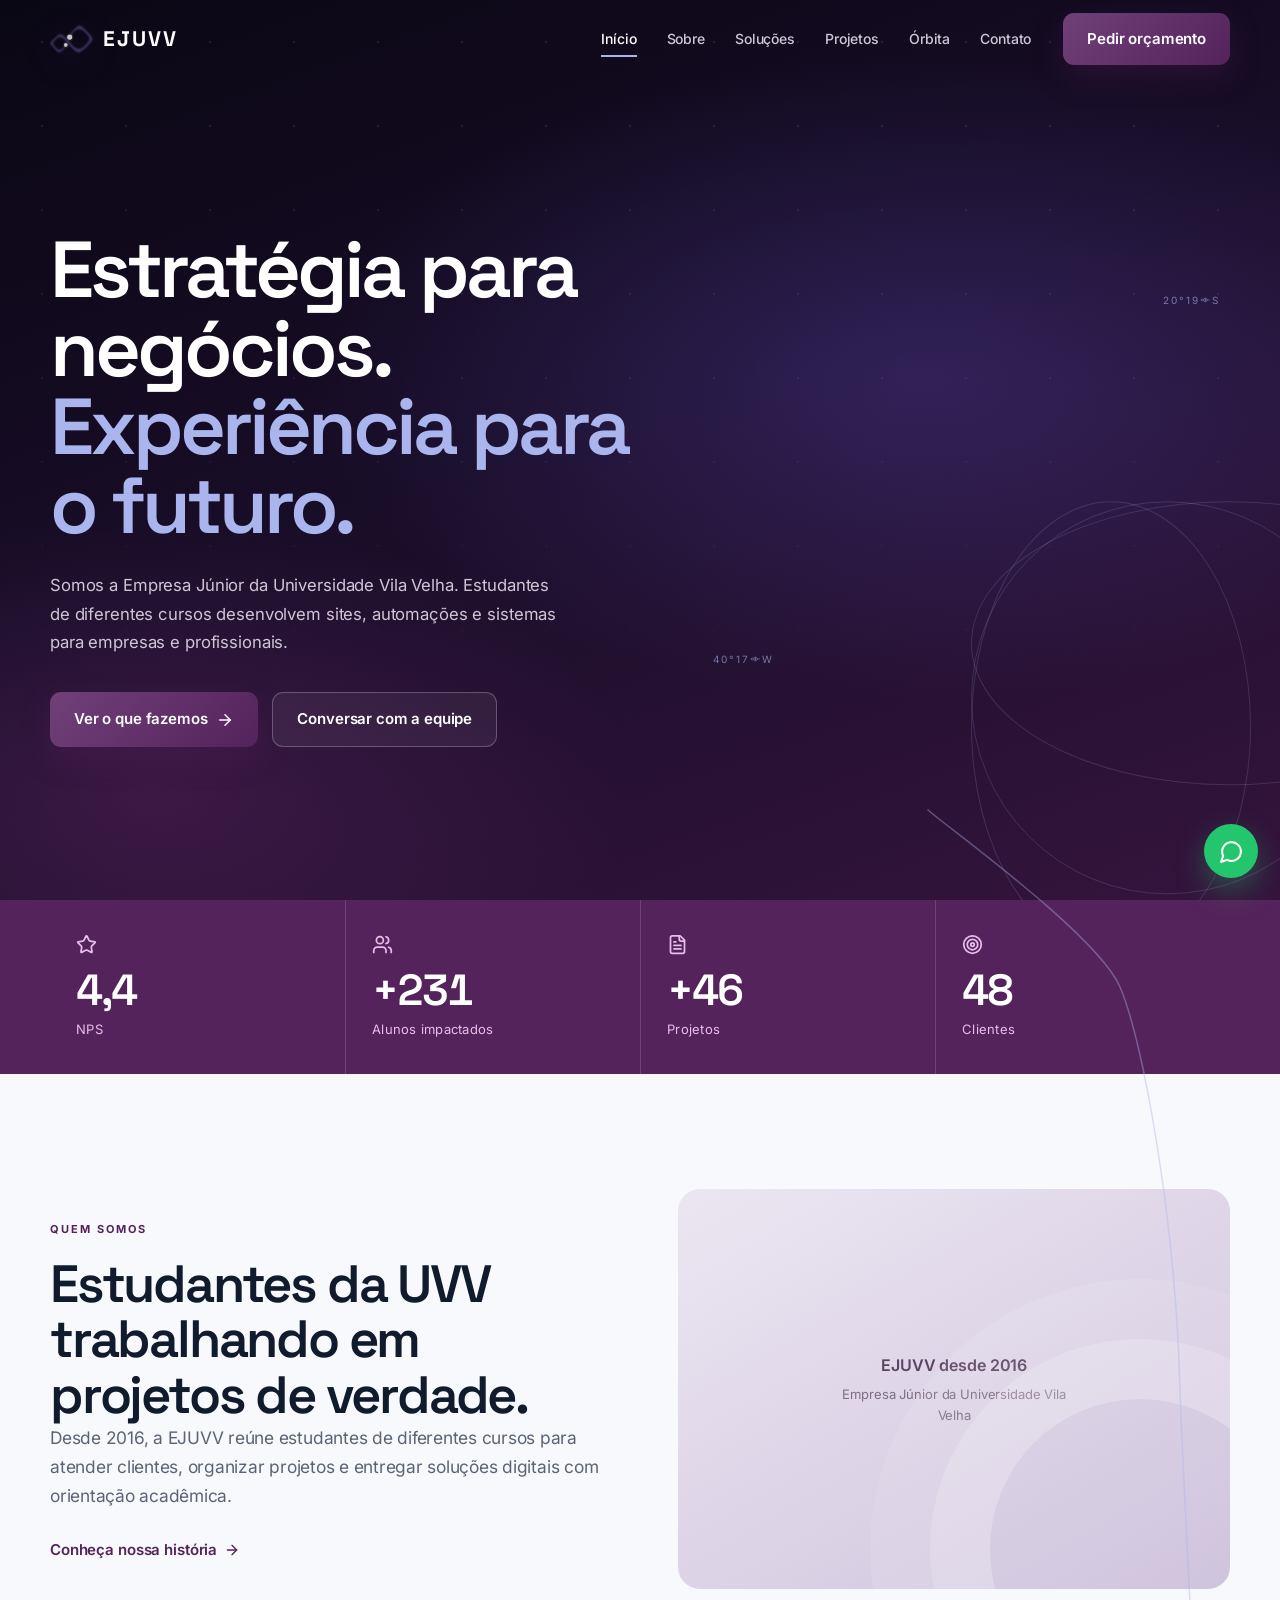
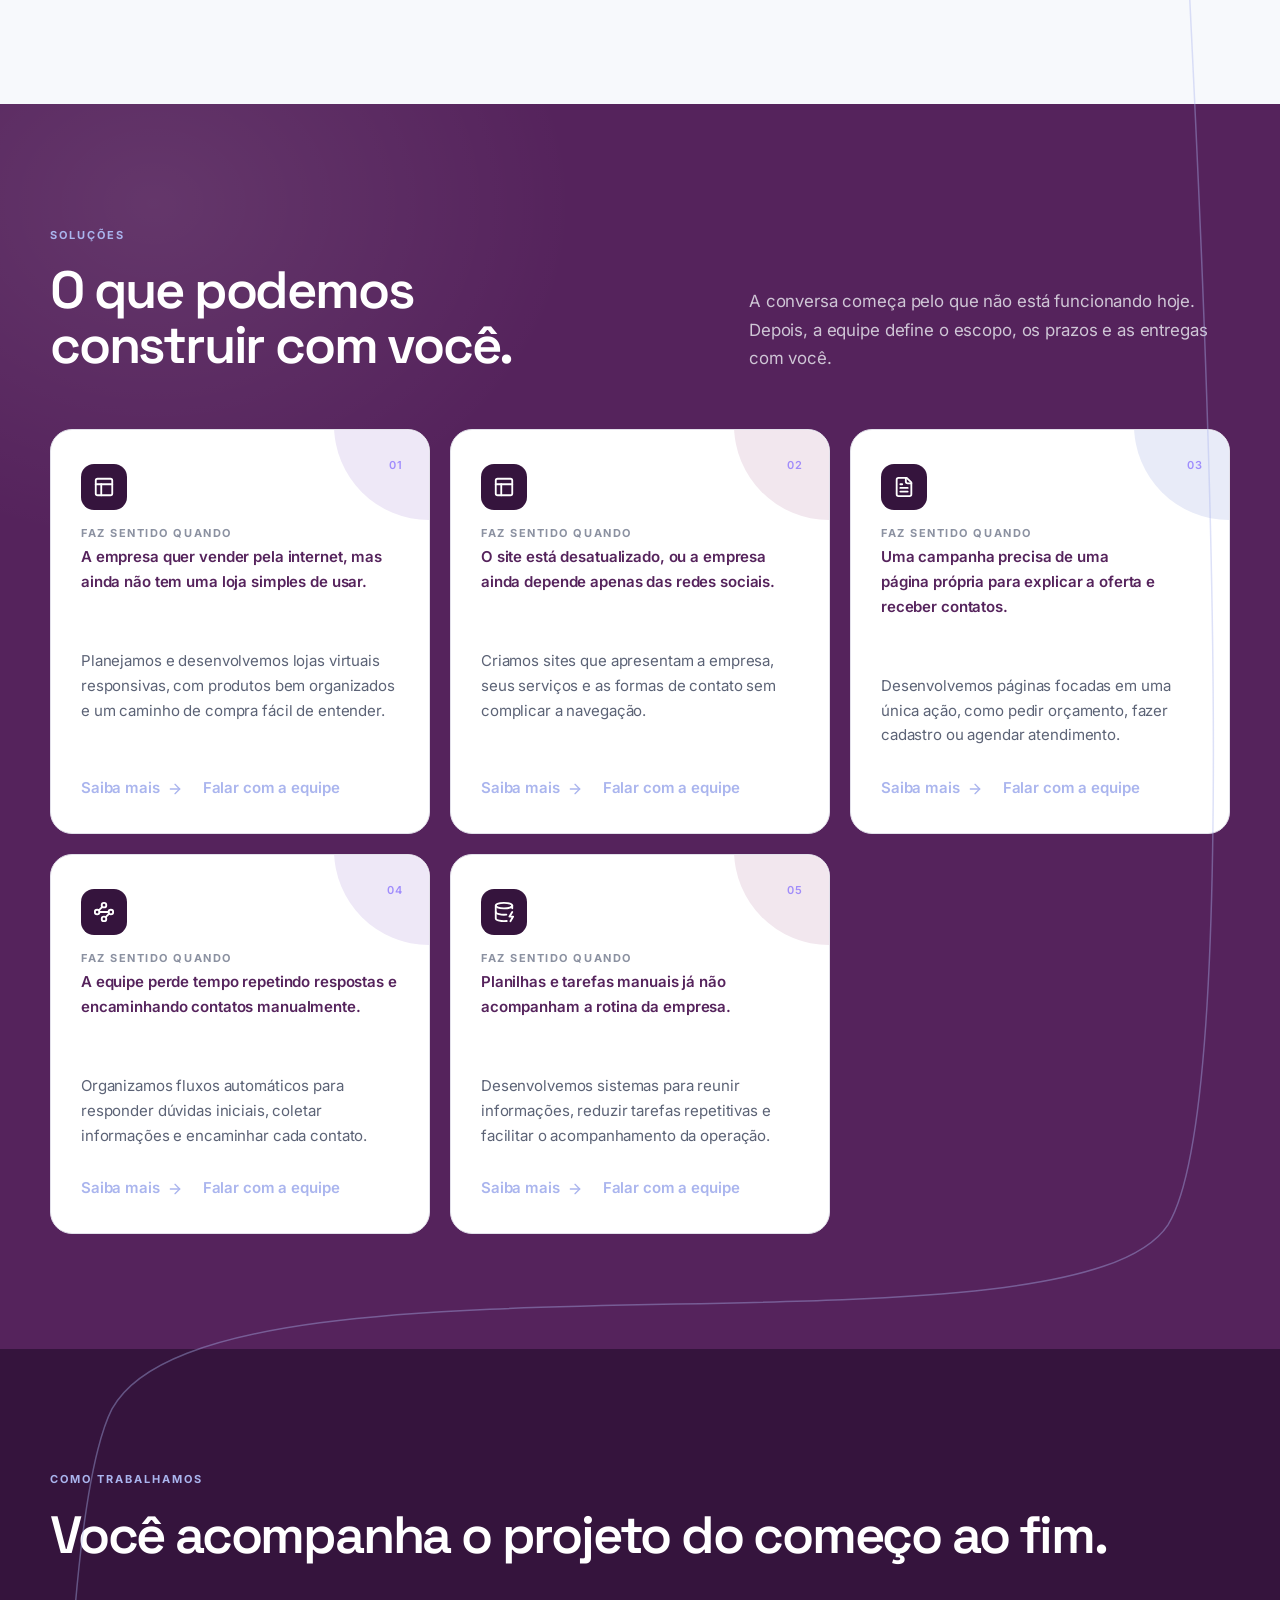
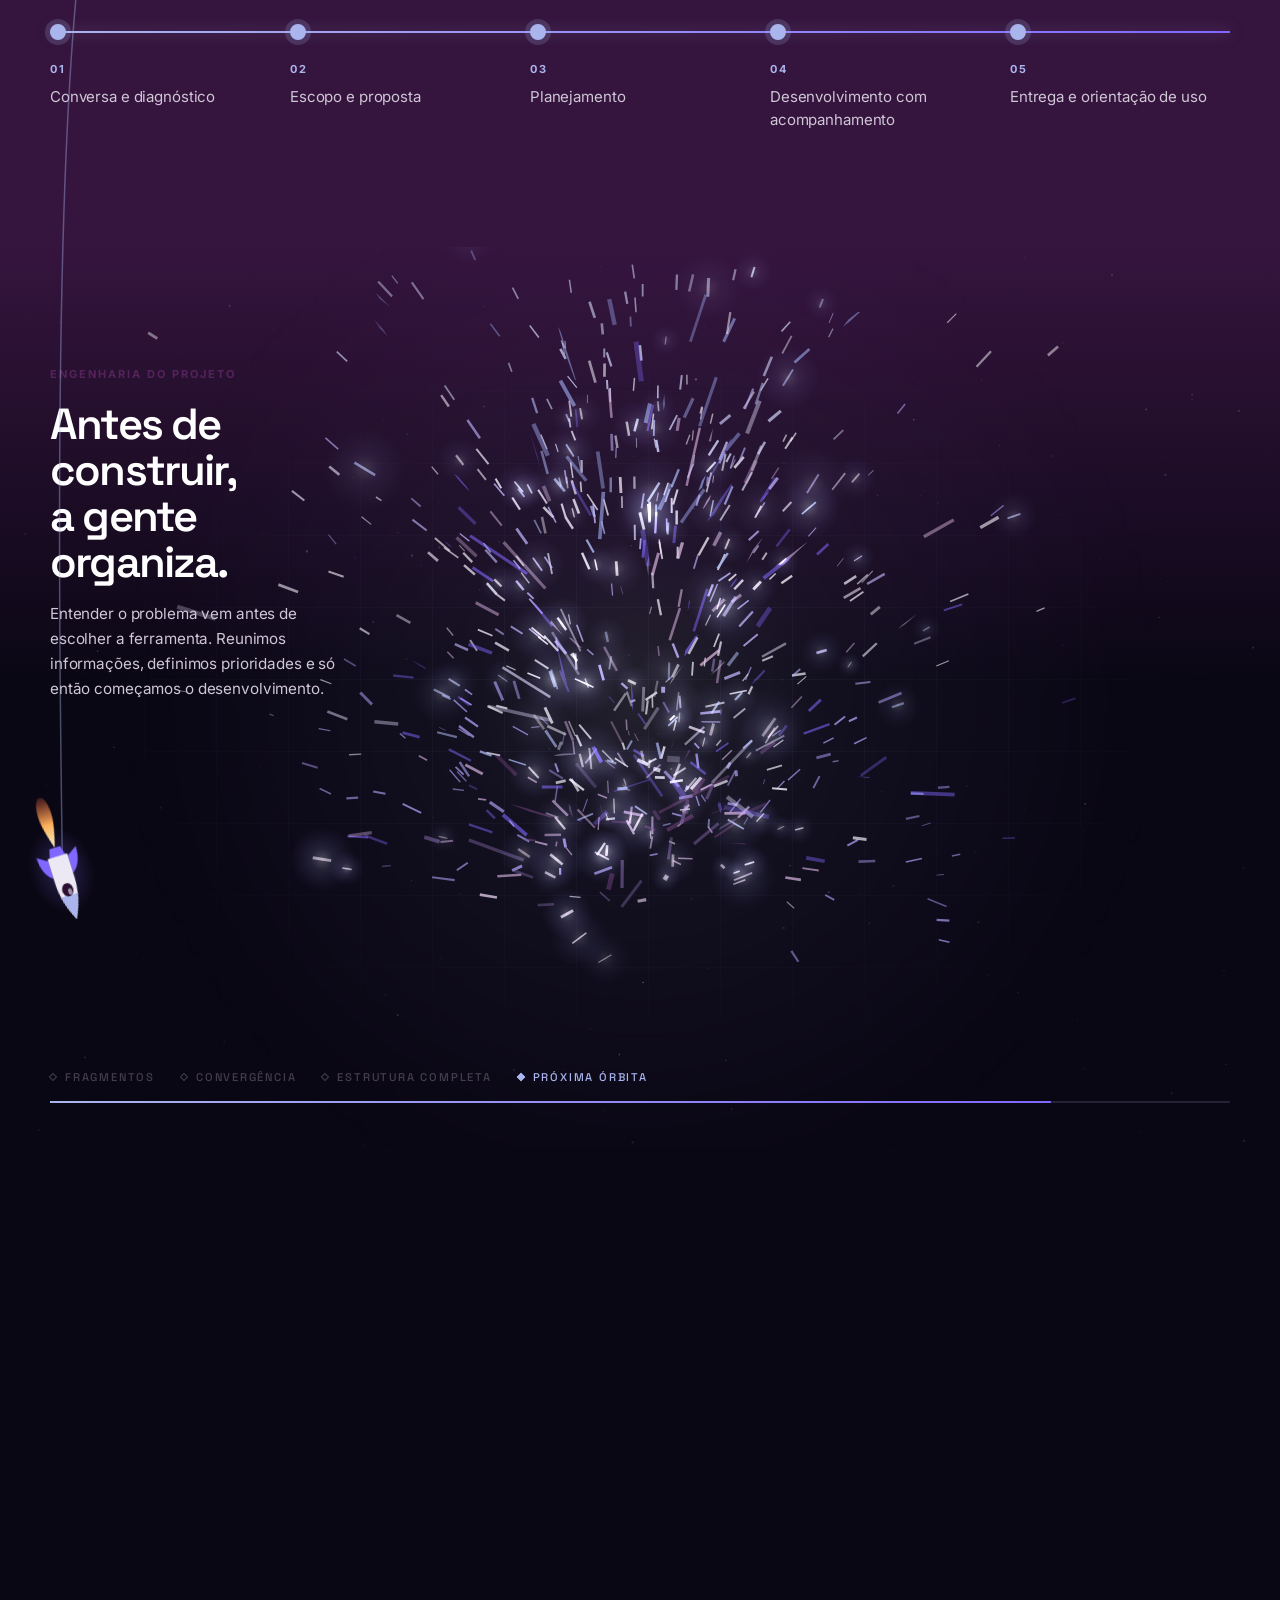
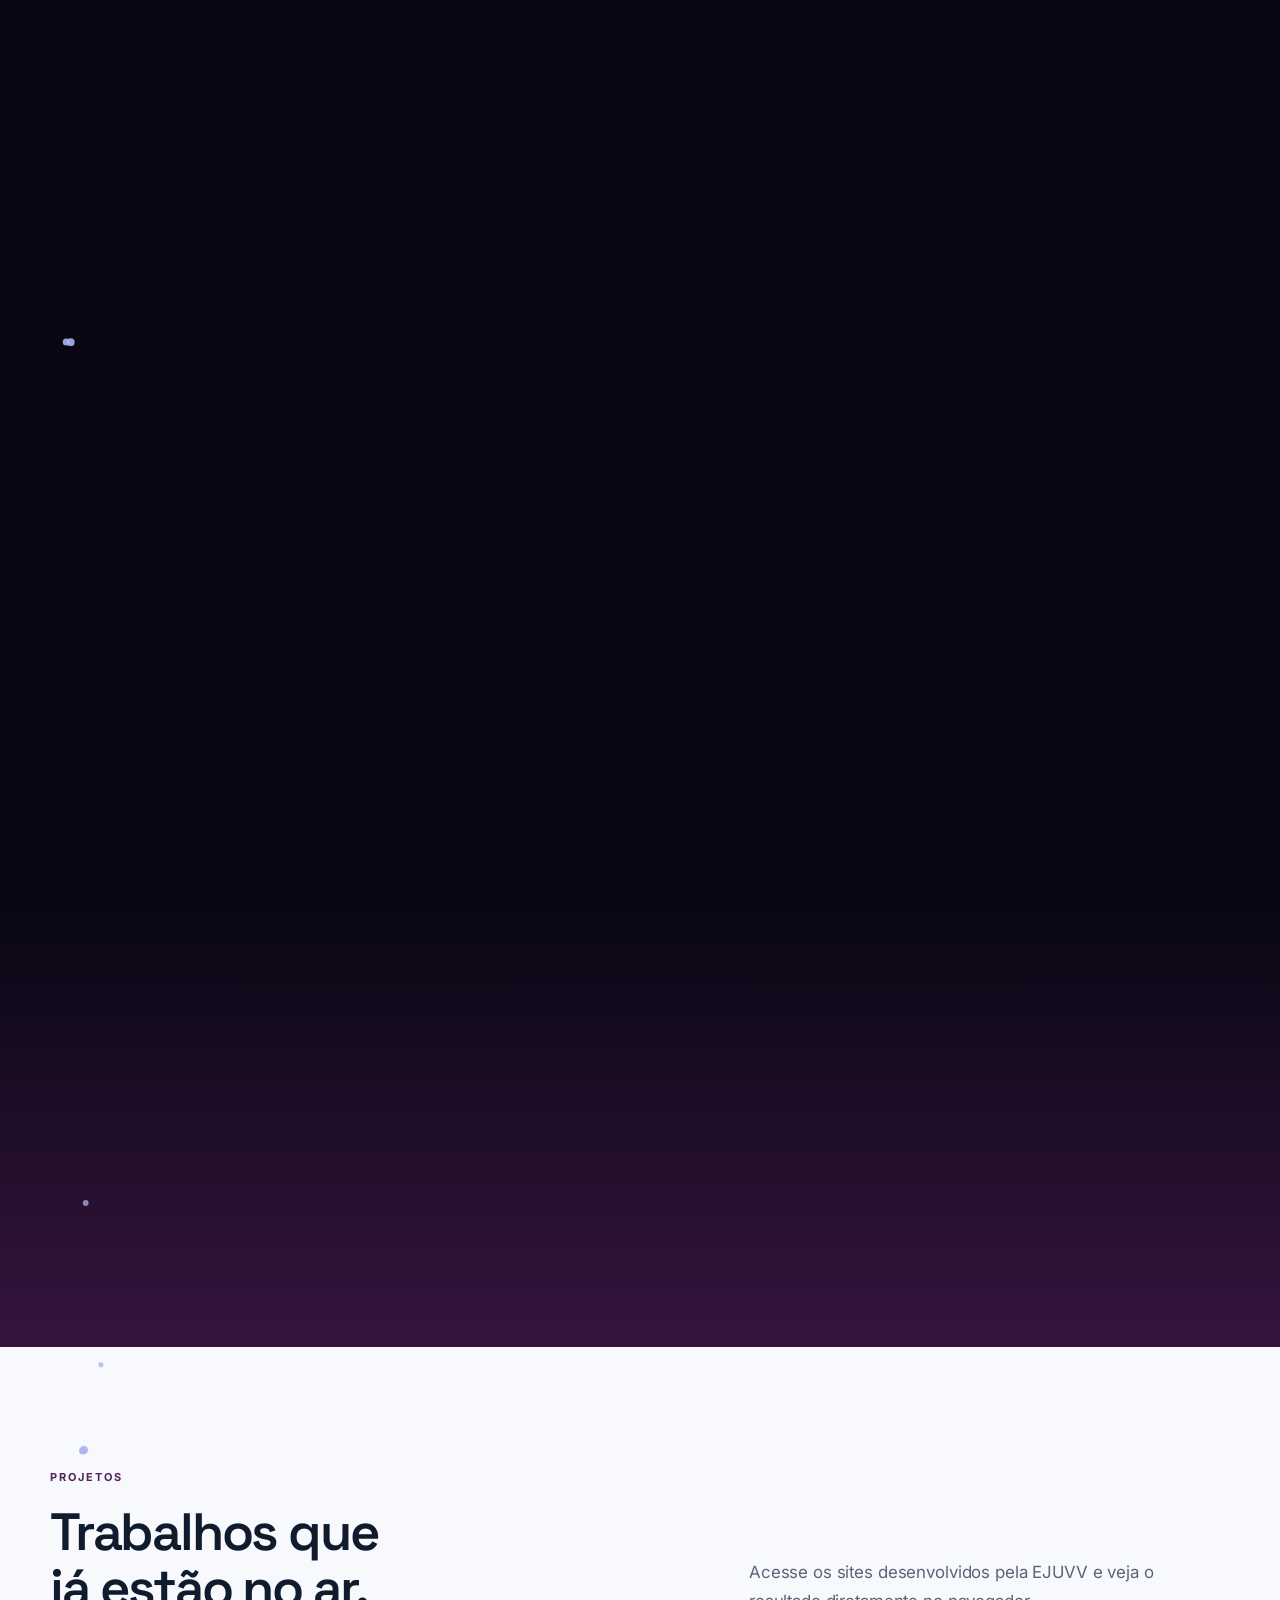
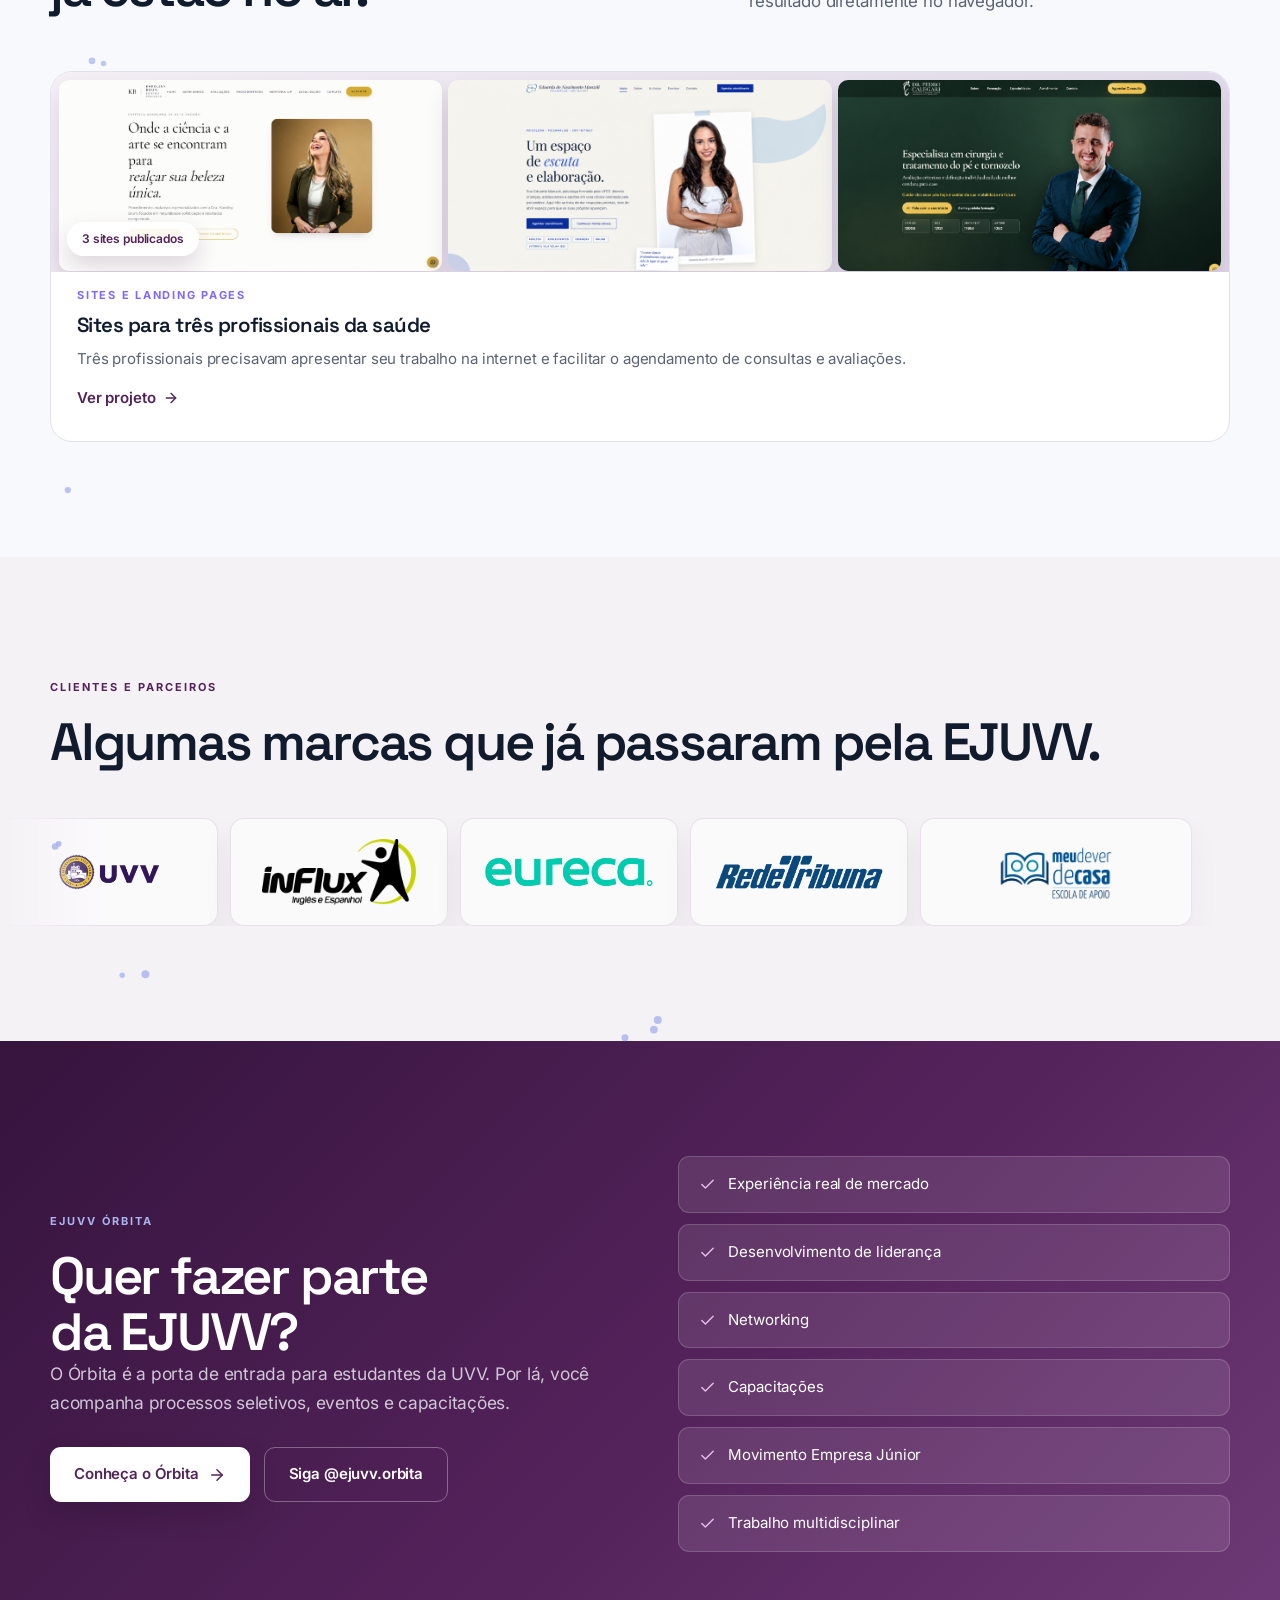
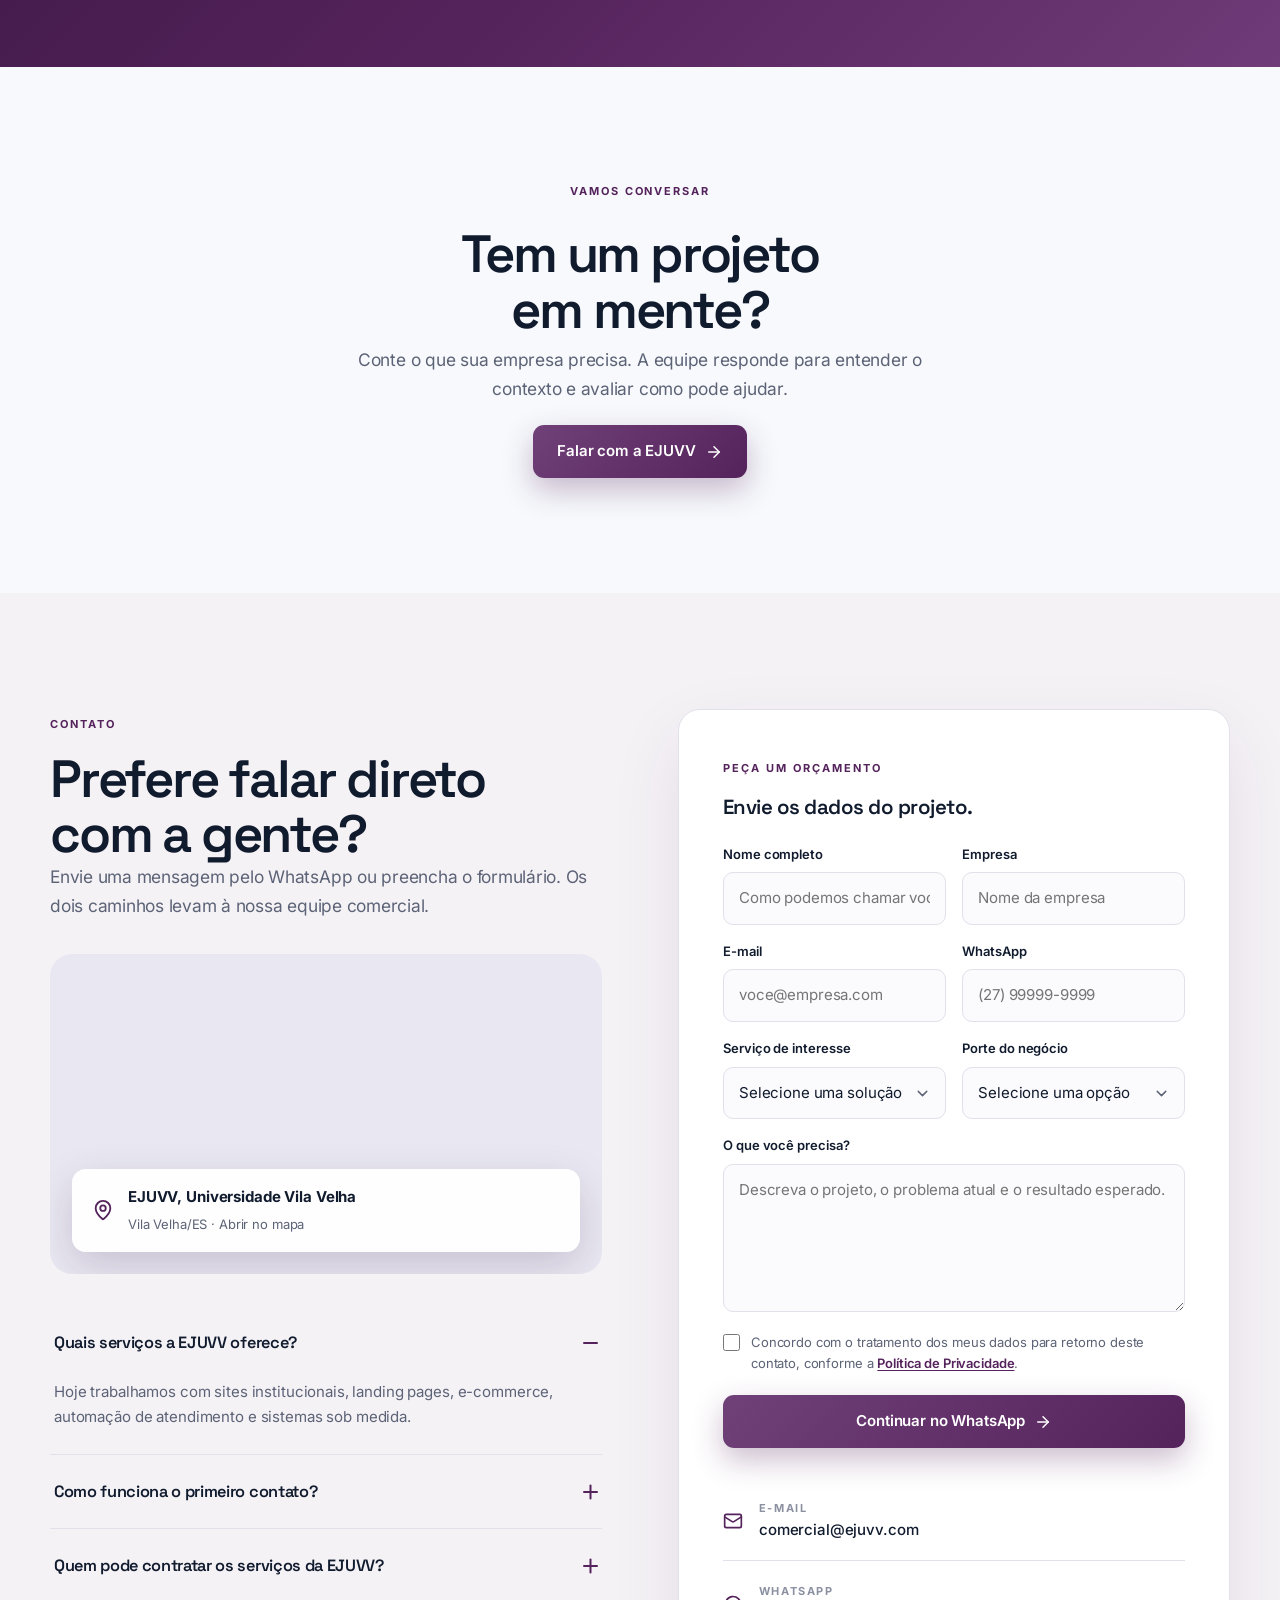
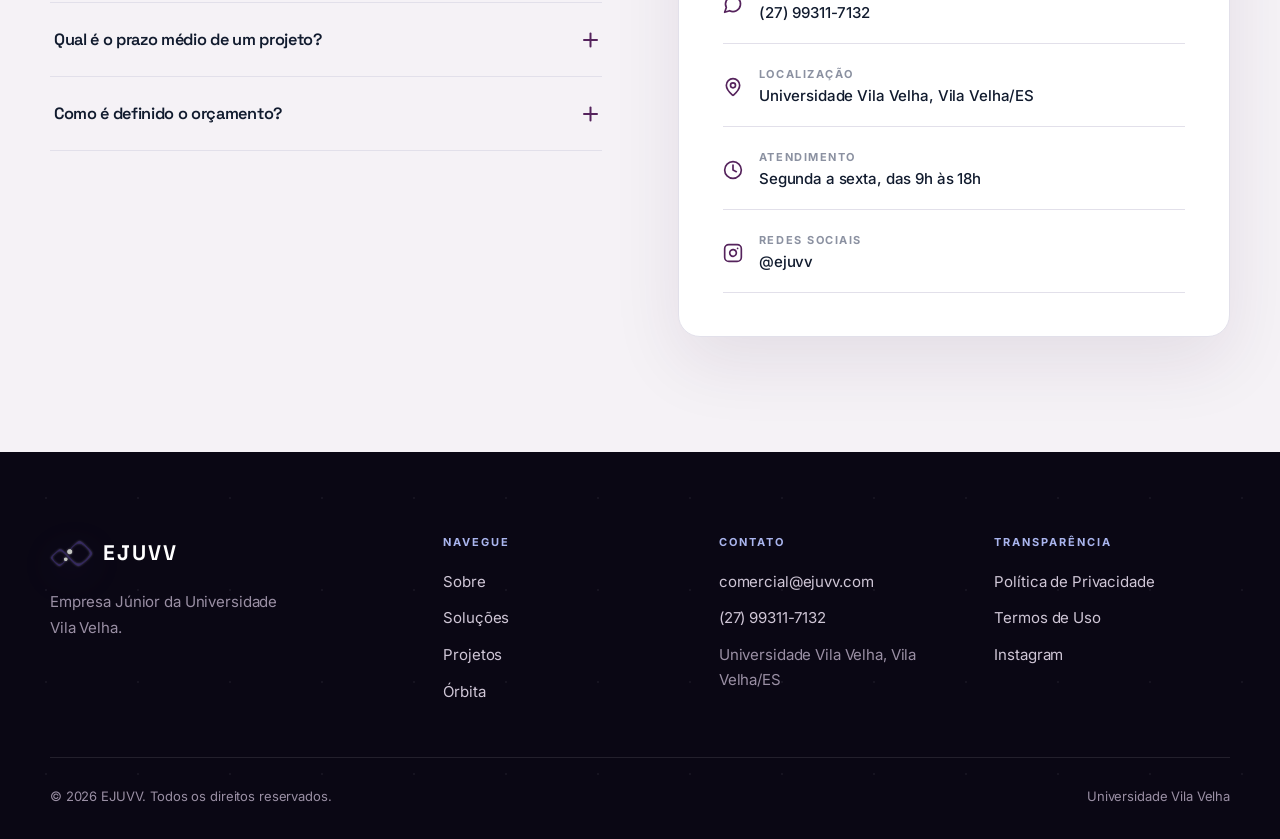
<file: index.html>
<!doctype html>
<html lang="pt-BR">
<head>
<meta charset="utf-8">
<meta name="viewport" content="width=device-width, initial-scale=1">
<title>EJUVV | Estratégia para negócios</title>
<meta name="description" content="Empresa Júnior da Universidade Vila Velha. Projetos de sites, e-commerce, automação de atendimento e sistemas sob medida.">
<link rel="canonical" href="https://ejuvv.com/">
<meta property="og:title" content="EJUVV. Estratégia para negócios. Experiência para o futuro.">
<meta property="og:description" content="Conheça os serviços e projetos desenvolvidos por estudantes da Universidade Vila Velha.">
<meta property="og:type" content="website">
<meta property="og:locale" content="pt_BR">
<meta property="og:url" content="https://ejuvv.com/">
<meta property="og:image" content="https://ejuvv.com/og.png">
<meta name="twitter:card" content="summary_large_image">
<meta name="theme-color" content="#35143d">
<link rel="icon" href="/favicon.svg" type="image/svg+xml">
<link rel="apple-touch-icon" href="/apple-touch-icon.png">
<link rel="preload" href="/assets/fonts/space-grotesk-latin.woff2" as="font" type="font/woff2" crossorigin>
<link rel="preload" href="/assets/fonts/inter-latin.woff2" as="font" type="font/woff2" crossorigin>
<link rel="stylesheet" href="/assets/css/base.css">
<link rel="stylesheet" href="/assets/css/layout.css">
<link rel="stylesheet" href="/assets/css/components.css">
<link rel="stylesheet" href="/assets/css/motion.css">
<link rel="modulepreload" href="/assets/js/vendor/anime.esm.min.js">
<script>document.documentElement.classList.add('js')</script>
</head>
<body>
<a class="skip-link" href="#main">Pular para o conteúdo</a>

<header class="header">
  <div class="header-inner">
    <a class="brand" href="/" aria-label="EJUVV, início">
      <img class="brand-mark" src="/assets/img/logo-ejuvv-symbol.png" alt="" aria-hidden="true">
      <span>EJUVV</span>
    </a>
    <nav class="desktop-nav" aria-label="Navegação principal">
      <a href="/" aria-current="page">Início</a>
      <a href="/sobre/">Sobre</a>
      <a href="/solucoes/">Soluções</a>
      <a href="/projetos/">Projetos</a>
      <a href="/orbita/">Órbita</a>
      <a href="/contato/">Contato</a>
    </nav>
    <a class="btn btn-primary" href="/contato/" data-magnetic>Pedir orçamento</a>
    <button class="menu-toggle" type="button" aria-expanded="false" aria-controls="mobile-menu" aria-label="Abrir menu">
      <svg class="icon-open" aria-hidden="true"><use href="/assets/img/icons.svg#i-menu"/></svg>
      <svg class="icon-close" aria-hidden="true" hidden><use href="/assets/img/icons.svg#i-x"/></svg>
    </button>
  </div>
</header>

<div class="mobile-menu" id="mobile-menu" aria-hidden="true">
  <a class="m-link" href="/">Início <svg aria-hidden="true"><use href="/assets/img/icons.svg#i-chevron-right"/></svg></a>
  <a class="m-link" href="/sobre/">Sobre <svg aria-hidden="true"><use href="/assets/img/icons.svg#i-chevron-right"/></svg></a>
  <a class="m-link" href="/solucoes/">Soluções <svg aria-hidden="true"><use href="/assets/img/icons.svg#i-chevron-right"/></svg></a>
  <a class="m-link" href="/projetos/">Projetos <svg aria-hidden="true"><use href="/assets/img/icons.svg#i-chevron-right"/></svg></a>
  <a class="m-link" href="/orbita/">Órbita <svg aria-hidden="true"><use href="/assets/img/icons.svg#i-chevron-right"/></svg></a>
  <a class="m-link" href="/contato/">Contato <svg aria-hidden="true"><use href="/assets/img/icons.svg#i-chevron-right"/></svg></a>
  <a class="btn btn-primary" href="/orbita/">Faça parte da EJUVV <svg aria-hidden="true"><use href="/assets/img/icons.svg#i-arrow-right"/></svg></a>
</div>

<div id="page">

  <!-- ============ Camada do foguete ============ -->
  <div id="rocket-layer" data-tone="dark" aria-hidden="true">
    <svg class="traj-svg" viewBox="0 0 1000 4000" preserveAspectRatio="xMinYMin meet" fill="none">
      <path id="traj"/>
    </svg>
    <div id="rocket">
      <svg viewBox="0 0 54 86" fill="none">
        <defs>
          <radialGradient id="rocketGlow">
            <stop offset="0" stop-color="#8067ff" stop-opacity=".5"/>
            <stop offset="1" stop-color="#8067ff" stop-opacity="0"/>
          </radialGradient>
          <linearGradient id="flameGrad" x1="0" y1="0" x2="0" y2="1">
            <stop offset="0" stop-color="#fff3c4"/>
            <stop offset=".45" stop-color="#ffb45c"/>
            <stop offset="1" stop-color="#ff6a3d" stop-opacity=".2"/>
          </linearGradient>
        </defs>
        <ellipse id="r-glow" cx="27" cy="46" rx="32" ry="44"/>
        <g id="r-craft">
          <path id="r-flame" d="M27 70c4 6 6.5 11 6.5 15 0 5-3 8-6.5 8s-6.5-3-6.5-8c0-4 2.5-9 6.5-15Z"/>
          <path id="r-fin-l" class="r-part" d="M16 44c-7 4-11 11-11 22l11-6Z"/>
          <path id="r-fin-r" class="r-part" d="M38 44c7 4 11 11 11 22l-11-6Z"/>
          <path id="r-thruster" class="r-part" d="M18 61h18l-3 9H21Z"/>
          <path id="r-body" class="r-part" d="M27 4c6 10 11 22 11 36v22H16V40C16 26 21 14 27 4Z"/>
          <path id="r-nose" class="r-part" d="M27 4c4 6.5 7.5 14 9.4 22H17.6C19.5 18 23 10.5 27 4Z"/>
          <circle id="r-window" class="r-part" cx="27" cy="31" r="6"/>
          <ellipse id="r-glint" cx="25" cy="29" rx="2.1" ry="2.8"/>
        </g>
      </svg>
    </div>
  </div>

  <main id="main">

    <!-- ============ Hero: lançamento ============ -->
    <section class="hero" data-tone="dark" data-rocket-x="0.74" data-rocket-anchor="end">
      <div class="container hero-grid">
        <div class="hero-copy">
          <h1>Estratégia para negócios.<br><em>Experiência para o futuro.</em></h1>
          <p>Somos a Empresa Júnior da Universidade Vila Velha. Estudantes de diferentes cursos desenvolvem sites, automações e sistemas para empresas e profissionais.</p>
          <div class="button-row">
            <a class="btn btn-primary" href="#solucoes">Ver o que fazemos <svg aria-hidden="true"><use href="/assets/img/icons.svg#i-arrow-right"/></svg></a>
            <a class="btn btn-secondary" href="/contato/">Conversar com a equipe</a>
          </div>
        </div>
        <div class="hero-stage" aria-hidden="true">
          <div class="hero-rings" data-drift="1">
            <div class="hero-ring r1"></div>
            <div class="hero-ring r2"></div>
            <div class="hero-ring r3"></div>
          </div>
          <span class="hero-coord c1">20°19⬲S</span>
          <span class="hero-coord c2">40°17⬲W</span>
        </div>
      </div>
    </section>

    <!-- ============ Indicadores ============ -->
    <section class="indicators" data-tone="dark" data-rocket-x="0.90" aria-label="Indicadores da EJUVV">
      <div class="container indicators-inner">
        <div class="stat">
          <svg aria-hidden="true"><use href="/assets/img/icons.svg#i-star"/></svg>
          <strong data-count="4,4">4,4</strong>
          <span>NPS</span>
        </div>
        <div class="stat">
          <svg aria-hidden="true"><use href="/assets/img/icons.svg#i-users"/></svg>
          <strong data-count="+231">+231</strong>
          <span>Alunos impactados</span>
        </div>
        <div class="stat">
          <svg aria-hidden="true"><use href="/assets/img/icons.svg#i-file-text"/></svg>
          <strong data-count="+46">+46</strong>
          <span>Projetos</span>
        </div>
        <div class="stat">
          <svg aria-hidden="true"><use href="/assets/img/icons.svg#i-target"/></svg>
          <strong data-count="48">48</strong>
          <span>Clientes</span>
        </div>
      </div>
    </section>

    <!-- ============ Sobre: ascensão ============ -->
    <section class="section" id="sobre" data-tone="light" data-rocket-x="0.95">
      <div class="container split">
        <div data-reveal>
          <span class="eyebrow">Quem somos</span>
          <h2>Estudantes da UVV trabalhando em projetos de verdade.</h2>
          <p class="lead">Desde 2016, a EJUVV reúne estudantes de diferentes cursos para atender clientes, organizar projetos e entregar soluções digitais com orientação acadêmica.</p>
          <p style="margin-top:26px">
            <a class="text-link" href="/sobre/">Conheça nossa história <svg aria-hidden="true"><use href="/assets/img/icons.svg#i-arrow-right"/></svg></a>
          </p>
        </div>
        <div class="media-placeholder" data-reveal data-reveal-delay="140">
          <span>EJUVV desde 2016</span>
          <small>Empresa Júnior da Universidade Vila Velha</small>
        </div>
      </div>
    </section>

    <!-- ============ Soluções: exploração ============ -->
    <section class="section on-dark" id="solucoes" data-tone="dark" data-rocket-x="0.94" data-rocket-anchor="end"
             style="background:radial-gradient(ellipse 60% 50% at 12% 8%,rgba(255,255,255,.09),transparent 55%),var(--brand)">
      <div class="container">
        <div class="section-heading">
          <div data-reveal>
            <span class="eyebrow">Soluções</span>
            <h2>O que podemos<br>construir com você.</h2>
          </div>
          <p data-reveal data-reveal-delay="120">A conversa começa pelo que não está funcionando hoje. Depois, a equipe define o escopo, os prazos e as entregas com você.</p>
        </div>
        <div class="service-grid">

          <article class="service-card" data-reveal="stagger" data-reveal-group="svc" style="--tone:#eee8f7">
            <span class="card-num">01</span>
            <div class="service-icon"><svg aria-hidden="true"><use href="/assets/img/icons.svg#i-panels"/></svg></div>
            <p class="service-problem"><small>Faz sentido quando</small><strong>A empresa quer vender pela internet, mas ainda não tem uma loja simples de usar.</strong></p>
            <h3>E-commerce</h3>
            <p>Planejamos e desenvolvemos lojas virtuais responsivas, com produtos bem organizados e um caminho de compra fácil de entender.</p>
            <div class="service-actions">
              <a class="text-link" href="/solucoes/e-commerce/">Saiba mais <svg aria-hidden="true"><use href="/assets/img/icons.svg#i-arrow-right"/></svg></a>
              <a class="text-link" href="/contato/?servico=e-commerce">Falar com a equipe</a>
            </div>
          </article>

          <article class="service-card" data-reveal="stagger" data-reveal-group="svc" style="--tone:#f2e7ee">
            <span class="card-num">02</span>
            <div class="service-icon"><svg aria-hidden="true"><use href="/assets/img/icons.svg#i-panels"/></svg></div>
            <p class="service-problem"><small>Faz sentido quando</small><strong>O site está desatualizado, ou a empresa ainda depende apenas das redes sociais.</strong></p>
            <h3>Site Institucional</h3>
            <p>Criamos sites que apresentam a empresa, seus serviços e as formas de contato sem complicar a navegação.</p>
            <div class="service-actions">
              <a class="text-link" href="/solucoes/site-institucional/">Saiba mais <svg aria-hidden="true"><use href="/assets/img/icons.svg#i-arrow-right"/></svg></a>
              <a class="text-link" href="/contato/?servico=site-institucional">Falar com a equipe</a>
            </div>
          </article>

          <article class="service-card" data-reveal="stagger" data-reveal-group="svc" style="--tone:#e8ebf8">
            <span class="card-num">03</span>
            <div class="service-icon"><svg aria-hidden="true"><use href="/assets/img/icons.svg#i-file-text"/></svg></div>
            <p class="service-problem"><small>Faz sentido quando</small><strong>Uma campanha precisa de uma página própria para explicar a oferta e receber contatos.</strong></p>
            <h3>Landing Pages</h3>
            <p>Desenvolvemos páginas focadas em uma única ação, como pedir orçamento, fazer cadastro ou agendar atendimento.</p>
            <div class="service-actions">
              <a class="text-link" href="/solucoes/landing-pages/">Saiba mais <svg aria-hidden="true"><use href="/assets/img/icons.svg#i-arrow-right"/></svg></a>
              <a class="text-link" href="/contato/?servico=landing-pages">Falar com a equipe</a>
            </div>
          </article>

          <article class="service-card" data-reveal="stagger" data-reveal-group="svc" style="--tone:#eee8f7">
            <span class="card-num">04</span>
            <div class="service-icon"><svg aria-hidden="true"><use href="/assets/img/icons.svg#i-waypoints"/></svg></div>
            <p class="service-problem"><small>Faz sentido quando</small><strong>A equipe perde tempo repetindo respostas e encaminhando contatos manualmente.</strong></p>
            <h3>Automa&ccedil;&atilde;o de Atendimento</h3>
            <p>Organizamos fluxos automáticos para responder dúvidas iniciais, coletar informações e encaminhar cada contato.</p>
            <div class="service-actions">
              <a class="text-link" href="/solucoes/automacao-de-atendimento/">Saiba mais <svg aria-hidden="true"><use href="/assets/img/icons.svg#i-arrow-right"/></svg></a>
              <a class="text-link" href="/contato/?servico=automacao-de-atendimento">Falar com a equipe</a>
            </div>
          </article>

          <article class="service-card" data-reveal="stagger" data-reveal-group="svc" style="--tone:#f2e7ee">
            <span class="card-num">05</span>
            <div class="service-icon"><svg aria-hidden="true"><use href="/assets/img/icons.svg#i-database"/></svg></div>
            <p class="service-problem"><small>Faz sentido quando</small><strong>Planilhas e tarefas manuais já não acompanham a rotina da empresa.</strong></p>
            <h3>Sistemas Sob Medida</h3>
            <p>Desenvolvemos sistemas para reunir informações, reduzir tarefas repetitivas e facilitar o acompanhamento da operação.</p>
            <div class="service-actions">
              <a class="text-link" href="/solucoes/sistemas-sob-medida/">Saiba mais <svg aria-hidden="true"><use href="/assets/img/icons.svg#i-arrow-right"/></svg></a>
              <a class="text-link" href="/contato/?servico=sistemas-sob-medida">Falar com a equipe</a>
            </div>
          </article>

        </div>
      </div>
    </section>

    <!-- ============ Processo ============ -->
    <section class="section on-dark" data-tone="dark" data-rocket-x="0.06" data-rocket-anchor="start">
      <div class="container">
        <div data-reveal>
          <span class="eyebrow">Como trabalhamos</span>
          <h2>Você acompanha o projeto do começo ao fim.</h2>
        </div>
        <div class="timeline">
          <div class="timeline-progress"></div>
          <div class="t-step"><span>01</span><p>Conversa e diagnóstico</p></div>
          <div class="t-step"><span>02</span><p>Escopo e proposta</p></div>
          <div class="t-step"><span>03</span><p>Planejamento</p></div>
          <div class="t-step"><span>04</span><p>Desenvolvimento com acompanhamento</p></div>
          <div class="t-step"><span>05</span><p>Entrega e orientação de uso</p></div>
        </div>
      </div>
    </section>

    <!-- ============ Montagem: o foguete construído pelo scroll ============ -->
    <section class="assembly" id="assembly" data-tone="dark" data-rocket-x="0.03" aria-labelledby="assembly-title">
      <div class="assembly-stage" id="assembly-stage" data-phase="scatter">
        <canvas id="assembly-canvas" aria-hidden="true"></canvas>
        <div class="assembly-grid" aria-hidden="true"></div>

        <div class="container assembly-hud">
          <div class="assembly-copy">
            <span class="eyebrow">Engenharia do projeto</span>
            <h2 id="assembly-title" class="balance">Antes de construir,<br>a gente organiza.</h2>
            <p>Entender o problema vem antes de escolher a ferramenta. Reunimos informações, definimos prioridades e só então começamos o desenvolvimento.</p>
          </div>

          <span class="assembly-cue" aria-hidden="true">Role para montar</span>

          <div class="assembly-readout" aria-hidden="true">
            <ol class="assembly-phases">
              <li data-for="scatter">Fragmentos</li>
              <li data-for="assemble">Convergência</li>
              <li data-for="formed">Estrutura completa</li>
              <li data-for="disassemble">Próxima órbita</li>
            </ol>
            <div class="assembly-bar"><span></span></div>
          </div>
        </div>
      </div>
    </section>

    <!-- ============ Projetos: aceleração ============ -->
    <section class="section" id="projetos" data-tone="light" data-rocket-x="0.05">
      <div class="container">
        <div class="section-heading">
          <div data-reveal>
            <span class="eyebrow">Projetos</span>
            <h2>Trabalhos que já estão no ar.</h2>
          </div>
          <p data-reveal data-reveal-delay="120">Acesse os sites desenvolvidos pela EJUVV e veja o resultado diretamente no navegador.</p>
        </div>
        <div class="project-grid">
          <article class="project-card" data-reveal="stagger" data-reveal-group="proj">
            <a class="project-visual project-visual-sites" href="/projetos/sites-profissionais-saude/" aria-label="Ver projeto: sites para três profissionais da saúde">
              <img src="/assets/img/projects/site-karoliny-brum-home.png" alt="Home do site Dra. Karoliny Brum">
              <img src="/assets/img/projects/site-eduarda-nascimento-home.png" alt="Home do site Eduarda do Nascimento Manzoli">
              <img src="/assets/img/projects/site-pedro-calegari-home.png" alt="Home do site Dr. Pedro Calegari">
              <span>3 sites publicados</span>
            </a>
            <div class="project-body">
              <small>Sites e landing pages</small>
              <h3>Sites para três profissionais da saúde</h3>
              <p>Três profissionais precisavam apresentar seu trabalho na internet e facilitar o agendamento de consultas e avaliações.</p>
              <a class="text-link" href="/projetos/sites-profissionais-saude/">Ver projeto <svg aria-hidden="true"><use href="/assets/img/icons.svg#i-arrow-right"/></svg></a>
            </div>
          </article>
        </div>
      </div>
    </section>

    <!-- ============ Clientes: travessia ============ -->
    <section class="section soft" data-tone="light" data-rocket-x="0.06" data-rocket-anchor="end">
      <div class="container" data-reveal>
        <span class="eyebrow">Clientes e parceiros</span>
        <h2>Algumas marcas que já passaram pela EJUVV.</h2>
      </div>
      <div class="marquee" style="margin-top:48px" aria-label="Clientes e parceiros">
        <div class="marquee-track">
          <div class="logo-group">
            <div class="logo-slot"><img src="/assets/img/clients/logo-uvv.png" alt="UVV"></div>
            <div class="logo-slot"><img src="/assets/img/clients/logo-influx-black.png" alt="inFlux"></div>
            <div class="logo-slot"><img src="/assets/img/clients/logo-eureca.png" alt="Eureca"></div>
            <div class="logo-slot"><img src="/assets/img/clients/logo-rede-tribuna.png" alt="Rede Tribuna"></div>
            <div class="logo-slot logo-slot-wide"><img src="/assets/img/clients/logo-meu-dever-de-casa.png" alt="Meu Dever de Casa"></div>
          </div>
          <div class="logo-group" aria-hidden="true">
            <div class="logo-slot"><img src="/assets/img/clients/logo-uvv.png" alt=""></div>
            <div class="logo-slot"><img src="/assets/img/clients/logo-influx-black.png" alt=""></div>
            <div class="logo-slot"><img src="/assets/img/clients/logo-eureca.png" alt=""></div>
            <div class="logo-slot"><img src="/assets/img/clients/logo-rede-tribuna.png" alt=""></div>
            <div class="logo-slot logo-slot-wide"><img src="/assets/img/clients/logo-meu-dever-de-casa.png" alt=""></div>
          </div>
          <div class="logo-group" aria-hidden="true">
            <div class="logo-slot"><img src="/assets/img/clients/logo-uvv.png" alt=""></div>
            <div class="logo-slot"><img src="/assets/img/clients/logo-influx-black.png" alt=""></div>
            <div class="logo-slot"><img src="/assets/img/clients/logo-eureca.png" alt=""></div>
            <div class="logo-slot"><img src="/assets/img/clients/logo-rede-tribuna.png" alt=""></div>
            <div class="logo-slot logo-slot-wide"><img src="/assets/img/clients/logo-meu-dever-de-casa.png" alt=""></div>
          </div>
          <div class="logo-group" aria-hidden="true">
            <div class="logo-slot"><img src="/assets/img/clients/logo-uvv.png" alt=""></div>
            <div class="logo-slot"><img src="/assets/img/clients/logo-influx-black.png" alt=""></div>
            <div class="logo-slot"><img src="/assets/img/clients/logo-eureca.png" alt=""></div>
            <div class="logo-slot"><img src="/assets/img/clients/logo-rede-tribuna.png" alt=""></div>
            <div class="logo-slot logo-slot-wide"><img src="/assets/img/clients/logo-meu-dever-de-casa.png" alt=""></div>
          </div>
        </div>
      </div>
    </section>

    <!-- ============ Órbita ============ -->
    <section class="section on-dark" id="orbita" data-tone="dark" data-rocket-x="0.94" data-rocket-anchor="start"
             style="background:linear-gradient(135deg,var(--deep),var(--brand) 56%,#6f3b78)">
      <div class="container split">
        <div data-reveal>
          <span class="eyebrow">EJUVV Órbita</span>
          <h2>Quer fazer parte da EJUVV?</h2>
          <p class="lead">O Órbita é a porta de entrada para estudantes da UVV. Por lá, você acompanha processos seletivos, eventos e capacitações.</p>
          <div class="button-row" style="margin-top:30px">
            <a class="btn btn-light" href="/orbita/" data-magnetic>Conheça o Órbita <svg aria-hidden="true"><use href="/assets/img/icons.svg#i-arrow-right"/></svg></a>
            <a class="btn btn-ghost" href="https://www.instagram.com/ejuvv.orbita/" target="_blank" rel="noreferrer">Siga @ejuvv.orbita</a>
          </div>
        </div>
        <ul class="benefit-list">
          <li data-reveal="stagger" data-reveal-group="orb"><svg aria-hidden="true"><use href="/assets/img/icons.svg#i-check"/></svg>Experiência real de mercado</li>
          <li data-reveal="stagger" data-reveal-group="orb"><svg aria-hidden="true"><use href="/assets/img/icons.svg#i-check"/></svg>Desenvolvimento de liderança</li>
          <li data-reveal="stagger" data-reveal-group="orb"><svg aria-hidden="true"><use href="/assets/img/icons.svg#i-check"/></svg>Networking</li>
          <li data-reveal="stagger" data-reveal-group="orb"><svg aria-hidden="true"><use href="/assets/img/icons.svg#i-check"/></svg>Capacitações</li>
          <li data-reveal="stagger" data-reveal-group="orb"><svg aria-hidden="true"><use href="/assets/img/icons.svg#i-check"/></svg>Movimento Empresa Júnior</li>
          <li data-reveal="stagger" data-reveal-group="orb"><svg aria-hidden="true"><use href="/assets/img/icons.svg#i-check"/></svg>Trabalho multidisciplinar</li>
        </ul>
      </div>
    </section>

    <!-- ============ CTA comercial ============ -->
    <section class="section" data-tone="light" data-rocket-x="0.95">
      <div class="container cta-band" data-reveal>
        <span class="eyebrow">Vamos conversar</span>
        <h2>Tem um projeto em mente?</h2>
        <p class="lead">Conte o que sua empresa precisa. A equipe responde para entender o contexto e avaliar como pode ajudar.</p>
        <a class="btn btn-primary" href="/contato/" data-magnetic>Falar com a EJUVV <svg aria-hidden="true"><use href="/assets/img/icons.svg#i-arrow-right"/></svg></a>
      </div>
    </section>

    <!-- ============ Contato: chegada ============ -->
    <section class="section soft" id="contato" data-tone="light" data-rocket-x="0.92">
      <div class="container split" style="align-items:start">

        <div>
          <div data-reveal>
            <span class="eyebrow">Contato</span>
            <h2>Prefere falar direto com a gente?</h2>
            <p class="lead">Envie uma mensagem pelo WhatsApp ou preencha o formulário. Os dois caminhos levam à nossa equipe comercial.</p>
          </div>

          <div class="map-frame" id="map-frame" style="margin:34px 0" data-reveal>
            <iframe title="Mapa da região da Universidade Vila Velha" tabindex="-1" loading="lazy"
              src="https://www.openstreetmap.org/export/embed.html?bbox=-40.31043%2C-20.3715%2C-40.28643%2C-20.3543&amp;layer=mapnik&amp;marker=-20.3556038%2C-40.2984255"></iframe>
            <a class="map-card" target="_blank" rel="noreferrer"
               aria-label="Abrir a localização da EJUVV na Universidade Vila Velha no Google Maps"
               href="https://www.google.com/maps/place/EJUVV/@-20.3543106,-40.2992636,17z/data=!4m12!1m5!3m4!2zMjDCsDIxJzE1LjUiUyA0MMKwMTcnNTcuNCJX!8m2!3d-20.3543106!4d-40.2992636!3m5!1s0xb81797c7fc676d:0x207bbcc835473b2b!8m2!3d-20.3556038!4d-40.2984255!16s%2Fg%2F11gtg815n9?entry=ttu">
              <svg aria-hidden="true"><use href="/assets/img/icons.svg#i-map-pin"/></svg>
              <span><strong>EJUVV, Universidade Vila Velha</strong><small>Vila Velha/ES · Abrir no mapa</small></span>
            </a>
          </div>

          <div class="faq" data-reveal>
            <div class="faq-item is-open">
              <button class="faq-q" type="button" aria-expanded="true" aria-controls="faq-a1" id="faq-q1">Quais serviços a EJUVV oferece?<span class="faq-icon" aria-hidden="true"></span></button>
              <div class="faq-a" id="faq-a1" role="region" aria-labelledby="faq-q1"><div><p>Hoje trabalhamos com sites institucionais, landing pages, e-commerce, automação de atendimento e sistemas sob medida.</p></div></div>
            </div>
            <div class="faq-item">
              <button class="faq-q" type="button" aria-expanded="false" aria-controls="faq-a2" id="faq-q2">Como funciona o primeiro contato?<span class="faq-icon" aria-hidden="true"></span></button>
              <div class="faq-a" id="faq-a2" role="region" aria-labelledby="faq-q2"><div><p>Você envia as informações pelo formulário e continua a conversa no WhatsApp. A equipe lê o pedido e combina uma conversa para entender o projeto.</p></div></div>
            </div>
            <div class="faq-item">
              <button class="faq-q" type="button" aria-expanded="false" aria-controls="faq-a3" id="faq-q3">Quem pode contratar os serviços da EJUVV?<span class="faq-icon" aria-hidden="true"></span></button>
              <div class="faq-a" id="faq-a3" role="region" aria-labelledby="faq-q3"><div><p>Profissionais autônomos, empresas e organizações podem solicitar um orçamento.</p></div></div>
            </div>
            <div class="faq-item">
              <button class="faq-q" type="button" aria-expanded="false" aria-controls="faq-a4" id="faq-q4">Qual é o prazo médio de um projeto?<span class="faq-icon" aria-hidden="true"></span></button>
              <div class="faq-a" id="faq-a4" role="region" aria-labelledby="faq-q4"><div><p>Depende do tamanho e da complexidade do projeto. O prazo é informado na proposta, antes do início do trabalho.</p></div></div>
            </div>
            <div class="faq-item">
              <button class="faq-q" type="button" aria-expanded="false" aria-controls="faq-a5" id="faq-q5">Como é definido o orçamento?<span class="faq-icon" aria-hidden="true"></span></button>
              <div class="faq-a" id="faq-a5" role="region" aria-labelledby="faq-q5"><div><p>O valor considera o escopo, o prazo e as entregas. Tudo fica registrado na proposta comercial.</p></div></div>
            </div>
          </div>
        </div>

        <div class="form-card" data-reveal data-reveal-delay="140">
          <span class="eyebrow">Peça um orçamento</span>
          <h3 style="margin-bottom:24px">Envie os dados do projeto.</h3>

          <form id="contact-form" novalidate>
            <div class="field-grid">
              <div class="field"><label for="f-name">Nome completo</label><input id="f-name" name="name" autocomplete="name" placeholder="Como podemos chamar você?" required></div>
              <div class="field"><label for="f-company">Empresa</label><input id="f-company" name="company" autocomplete="organization" placeholder="Nome da empresa" required></div>
              <div class="field"><label for="f-email">E-mail</label><input id="f-email" type="email" name="email" autocomplete="email" placeholder="voce@empresa.com" required></div>
              <div class="field"><label for="f-phone">WhatsApp</label><input id="f-phone" name="phone" inputmode="tel" autocomplete="tel" placeholder="(27) 99999-9999" required></div>
              <div class="field"><label for="f-service">Serviço de interesse</label><select id="f-service" name="service" required><option value="" disabled selected>Selecione uma solução</option></select></div>
              <div class="field"><label for="f-size">Porte do negócio</label><select id="f-size" name="size" required><option value="" disabled selected>Selecione uma opção</option></select></div>
              <div class="field full"><label for="f-message">O que você precisa?</label><textarea id="f-message" name="message" rows="5" placeholder="Descreva o projeto, o problema atual e o resultado esperado." required></textarea></div>
            </div>

            <input class="honeypot" name="website" tabindex="-1" autocomplete="off" aria-hidden="true">

            <label class="consent">
              <input type="checkbox" name="consent" required>
              <span>Concordo com o tratamento dos meus dados para retorno deste contato, conforme a <a href="/politica-de-privacidade/">Política de Privacidade</a>.</span>
            </label>

            <button class="btn btn-primary" type="submit" data-magnetic style="width:100%;justify-content:center">Continuar no WhatsApp <svg aria-hidden="true"><use href="/assets/img/icons.svg#i-arrow-right"/></svg></button>
          </form>

          <div class="form-success" id="form-success" hidden>
            <span class="tick" aria-hidden="true">✓</span>
            <h3 tabindex="-1">Mensagem preparada</h3>
            <p>O WhatsApp foi aberto com os dados do formulário. Se isso não aconteceu, fale com a gente pelo número <a class="text-link" href="https://wa.me/5527993117132" target="_blank" rel="noreferrer">(27) 99311-7132</a>.</p>
            <button class="btn btn-outline" type="button" id="form-reset">Enviar outra mensagem</button>
          </div>

          <div class="contact-details" style="margin-top:34px">
            <div class="contact-row"><svg aria-hidden="true"><use href="/assets/img/icons.svg#i-mail"/></svg><div><small>E-mail</small><a href="mailto:comercial@ejuvv.com">comercial@ejuvv.com</a></div></div>
            <div class="contact-row"><svg aria-hidden="true"><use href="/assets/img/icons.svg#i-message-circle"/></svg><div><small>WhatsApp</small><a href="https://wa.me/5527993117132" target="_blank" rel="noreferrer">(27) 99311-7132</a></div></div>
            <div class="contact-row"><svg aria-hidden="true"><use href="/assets/img/icons.svg#i-map-pin"/></svg><div><small>Localização</small><span>Universidade Vila Velha, Vila Velha/ES</span></div></div>
            <div class="contact-row"><svg aria-hidden="true"><use href="/assets/img/icons.svg#i-clock"/></svg><div><small>Atendimento</small><span>Segunda a sexta, das 9h às 18h</span></div></div>
            <div class="contact-row"><svg aria-hidden="true"><use href="/assets/img/icons.svg#i-instagram"/></svg><div><small>Redes sociais</small><a href="https://instagram.com/ejuvv" target="_blank" rel="noreferrer">@ejuvv</a></div></div>
          </div>
        </div>

      </div>
    </section>

  </main>
</div>

<footer class="footer">
  <div class="container">
    <div class="footer-grid">
      <div>
        <span class="brand">
          <img class="brand-mark" src="/assets/img/logo-ejuvv-symbol.png" alt="" aria-hidden="true">
          EJUVV
        </span>
        <p class="footer-tagline">Empresa Júnior da Universidade Vila Velha.</p>
      </div>
      <div class="footer-col">
        <h3>Navegue</h3>
        <ul>
          <li><a href="/sobre/">Sobre</a></li>
          <li><a href="/solucoes/">Soluções</a></li>
          <li><a href="/projetos/">Projetos</a></li>
          <li><a href="/orbita/">Órbita</a></li>
        </ul>
      </div>
      <div class="footer-col">
        <h3>Contato</h3>
        <ul>
          <li><a href="mailto:comercial@ejuvv.com">comercial@ejuvv.com</a></li>
          <li><a href="https://wa.me/5527993117132" target="_blank" rel="noreferrer">(27) 99311-7132</a></li>
          <li><span>Universidade Vila Velha, Vila Velha/ES</span></li>
        </ul>
      </div>
      <div class="footer-col">
        <h3>Transparência</h3>
        <ul>
          <li><a href="/politica-de-privacidade/">Política de Privacidade</a></li>
          <li><a href="/termos-de-uso/">Termos de Uso</a></li>
          <li><a href="https://instagram.com/ejuvv" target="_blank" rel="noreferrer">Instagram</a></li>
        </ul>
      </div>
    </div>
    <div class="footer-bottom">
      <span>© <span id="year">2026</span> EJUVV. Todos os direitos reservados.</span>
      <span>Universidade Vila Velha</span>
    </div>
  </div>
</footer>

<a class="wa-float" href="https://wa.me/5527993117132" target="_blank" rel="noreferrer" aria-label="Conversar pelo WhatsApp">
  <svg aria-hidden="true"><use href="/assets/img/icons.svg#i-message-circle"/></svg>
</a>

<script>document.getElementById('year').textContent = new Date().getFullYear()</script>
<script type="module" src="/assets/js/pages/home.js"></script>
</body>
</html>
</file>
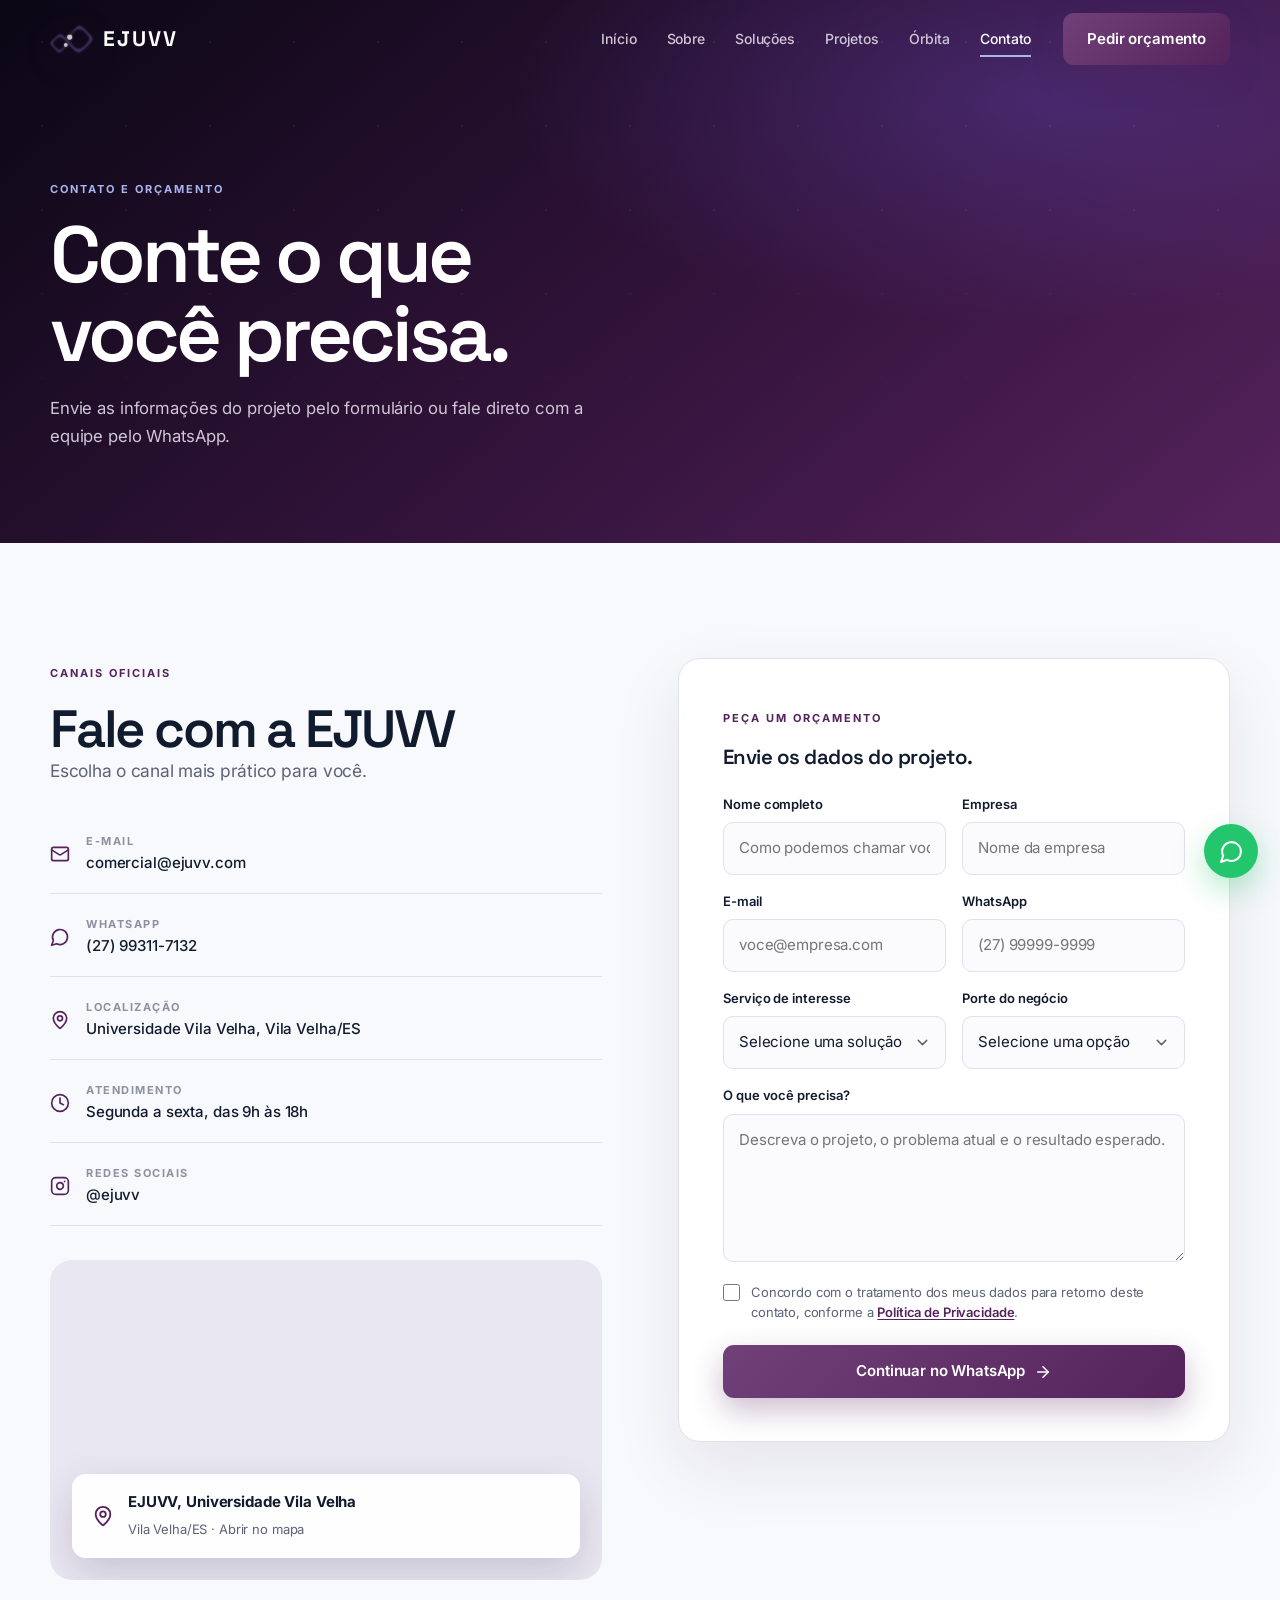
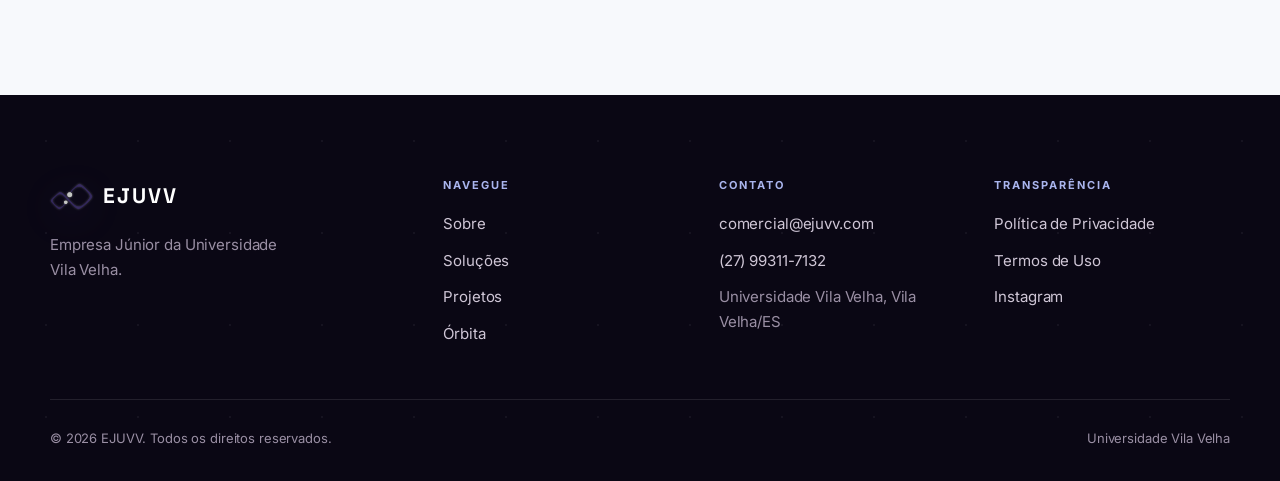
<file: contato/index.html>
<!doctype html>
<html lang="pt-BR">
<head>
<meta charset="utf-8">
<meta name="viewport" content="width=device-width, initial-scale=1">
<title>Contato | EJUVV</title>
<meta name="description" content="Fale com a EJUVV para pedir um orçamento ou tirar dúvidas sobre nossos serviços.">
<link rel="canonical" href="https://ejuvv.com/contato/">
<meta property="og:title" content="Contato | EJUVV">
<meta property="og:description" content="Fale com a EJUVV para pedir um orçamento ou tirar dúvidas sobre nossos serviços.">
<meta property="og:type" content="website">
<meta property="og:locale" content="pt_BR">
<meta property="og:url" content="https://ejuvv.com/contato/">
<meta property="og:image" content="https://ejuvv.com/og.png">
<meta name="twitter:card" content="summary_large_image">
<meta name="theme-color" content="#35143d">
<link rel="icon" href="/favicon.svg" type="image/svg+xml">
<link rel="apple-touch-icon" href="/apple-touch-icon.png">
<link rel="preload" href="/assets/fonts/space-grotesk-latin.woff2" as="font" type="font/woff2" crossorigin>
<link rel="preload" href="/assets/fonts/inter-latin.woff2" as="font" type="font/woff2" crossorigin>
<link rel="stylesheet" href="/assets/css/base.css">
<link rel="stylesheet" href="/assets/css/layout.css">
<link rel="stylesheet" href="/assets/css/components.css">
<link rel="stylesheet" href="/assets/css/motion.css">
<link rel="modulepreload" href="/assets/js/vendor/anime.esm.min.js">
<script>document.documentElement.classList.add('js')</script>
</head>
<body>
<a class="skip-link" href="#main">Pular para o conteúdo</a>

<header class="header">
  <div class="header-inner">
    <a class="brand" href="/" aria-label="EJUVV, início">
      <img class="brand-mark" src="/assets/img/logo-ejuvv-symbol.png" alt="" aria-hidden="true">
      <span>EJUVV</span>
    </a>
    <nav class="desktop-nav" aria-label="Navegação principal">
      <a href="/">Início</a>
      <a href="/sobre/">Sobre</a>
      <a href="/solucoes/">Soluções</a>
      <a href="/projetos/">Projetos</a>
      <a href="/orbita/">Órbita</a>
      <a href="/contato/" aria-current="page">Contato</a>
    </nav>
    <a class="btn btn-primary" href="/contato/" data-magnetic>Pedir orçamento</a>
    <button class="menu-toggle" type="button" aria-expanded="false" aria-controls="mobile-menu" aria-label="Abrir menu">
      <svg aria-hidden="true" class="icon-open"><use href="/assets/img/icons.svg#i-menu"/></svg>
      <svg aria-hidden="true" class="icon-close" hidden><use href="/assets/img/icons.svg#i-x"/></svg>
    </button>
  </div>
</header>

<div class="mobile-menu" id="mobile-menu" aria-hidden="true">
  <a class="m-link" href="/">Início <svg aria-hidden="true"><use href="/assets/img/icons.svg#i-chevron-right"/></svg></a>
  <a class="m-link" href="/sobre/">Sobre <svg aria-hidden="true"><use href="/assets/img/icons.svg#i-chevron-right"/></svg></a>
  <a class="m-link" href="/solucoes/">Soluções <svg aria-hidden="true"><use href="/assets/img/icons.svg#i-chevron-right"/></svg></a>
  <a class="m-link" href="/projetos/">Projetos <svg aria-hidden="true"><use href="/assets/img/icons.svg#i-chevron-right"/></svg></a>
  <a class="m-link" href="/orbita/">Órbita <svg aria-hidden="true"><use href="/assets/img/icons.svg#i-chevron-right"/></svg></a>
  <a class="m-link" href="/contato/">Contato <svg aria-hidden="true"><use href="/assets/img/icons.svg#i-chevron-right"/></svg></a>
  <a class="btn btn-primary" href="/orbita/">Faça parte da EJUVV <svg aria-hidden="true"><use href="/assets/img/icons.svg#i-arrow-right"/></svg></a>
</div>

<main id="main">

    <section class="page-hero">
      <div class="container">
        <span class="eyebrow">Contato e orçamento</span>
        <h1>Conte o que você precisa.</h1>
        <p>Envie as informações do projeto pelo formulário ou fale direto com a equipe pelo WhatsApp.</p>
      </div>
    </section>

    <section class="section">
      <div class="container split" style="align-items:start">

        <div>
          <div data-reveal>
            <span class="eyebrow">Canais oficiais</span>
            <h2>Fale com a EJUVV</h2>
            <p class="lead">Escolha o canal mais prático para você.</p>
          </div>

          <div class="contact-details" style="margin-top:30px" data-reveal data-reveal-delay="100">
            <div class="contact-row"><svg aria-hidden="true"><use href="/assets/img/icons.svg#i-mail"/></svg><div><small>E-mail</small><a href="mailto:comercial@ejuvv.com">comercial@ejuvv.com</a></div></div>
            <div class="contact-row"><svg aria-hidden="true"><use href="/assets/img/icons.svg#i-message-circle"/></svg><div><small>WhatsApp</small><a href="https://wa.me/5527993117132" target="_blank" rel="noreferrer">(27) 99311-7132</a></div></div>
            <div class="contact-row"><svg aria-hidden="true"><use href="/assets/img/icons.svg#i-map-pin"/></svg><div><small>Localização</small><span>Universidade Vila Velha, Vila Velha/ES</span></div></div>
            <div class="contact-row"><svg aria-hidden="true"><use href="/assets/img/icons.svg#i-clock"/></svg><div><small>Atendimento</small><span>Segunda a sexta, das 9h às 18h</span></div></div>
            <div class="contact-row"><svg aria-hidden="true"><use href="/assets/img/icons.svg#i-instagram"/></svg><div><small>Redes sociais</small><a href="https://instagram.com/ejuvv" target="_blank" rel="noreferrer">@ejuvv</a></div></div>
          </div>

          <div class="map-frame" id="map-frame" style="margin-top:34px" data-reveal>
            <iframe title="Mapa da região da Universidade Vila Velha" tabindex="-1" loading="lazy"
              src="https://www.openstreetmap.org/export/embed.html?bbox=-40.31043%2C-20.3715%2C-40.28643%2C-20.3543&amp;layer=mapnik&amp;marker=-20.3556038%2C-40.2984255"></iframe>
            <a class="map-card" target="_blank" rel="noreferrer"
               aria-label="Abrir a localização da EJUVV na Universidade Vila Velha no Google Maps"
               href="https://www.google.com/maps/place/EJUVV/@-20.3543106,-40.2992636,17z/data=!4m12!1m5!3m4!2zMjDCsDIxJzE1LjUiUyA0MMKwMTcnNTcuNCJX!8m2!3d-20.3543106!4d-40.2992636!3m5!1s0xb81797c7fc676d:0x207bbcc835473b2b!8m2!3d-20.3556038!4d-40.2984255!16s%2Fg%2F11gtg815n9?entry=ttu">
              <svg aria-hidden="true"><use href="/assets/img/icons.svg#i-map-pin"/></svg>
              <span><strong>EJUVV, Universidade Vila Velha</strong><small>Vila Velha/ES · Abrir no mapa</small></span>
            </a>
          </div>
        </div>

        <div class="form-card" data-reveal data-reveal-delay="140">
          <span class="eyebrow">Peça um orçamento</span>
          <h3 style="margin-bottom:24px">Envie os dados do projeto.</h3>

          <form id="contact-form" novalidate>
            <div class="field-grid">
              <div class="field"><label for="f-name">Nome completo</label><input id="f-name" name="name" autocomplete="name" placeholder="Como podemos chamar você?" required></div>
              <div class="field"><label for="f-company">Empresa</label><input id="f-company" name="company" autocomplete="organization" placeholder="Nome da empresa" required></div>
              <div class="field"><label for="f-email">E-mail</label><input id="f-email" type="email" name="email" autocomplete="email" placeholder="voce@empresa.com" required></div>
              <div class="field"><label for="f-phone">WhatsApp</label><input id="f-phone" name="phone" inputmode="tel" autocomplete="tel" placeholder="(27) 99999-9999" required></div>
              <div class="field"><label for="f-service">Serviço de interesse</label><select id="f-service" name="service" required><option value="" disabled selected>Selecione uma solução</option></select></div>
              <div class="field"><label for="f-size">Porte do negócio</label><select id="f-size" name="size" required><option value="" disabled selected>Selecione uma opção</option></select></div>
              <div class="field full"><label for="f-message">O que você precisa?</label><textarea id="f-message" name="message" rows="5" placeholder="Descreva o projeto, o problema atual e o resultado esperado." required></textarea></div>
            </div>

            <input class="honeypot" name="website" tabindex="-1" autocomplete="off" aria-hidden="true">

            <label class="consent">
              <input type="checkbox" name="consent" required>
              <span>Concordo com o tratamento dos meus dados para retorno deste contato, conforme a <a href="/politica-de-privacidade/">Política de Privacidade</a>.</span>
            </label>

            <button class="btn btn-primary" type="submit" data-magnetic style="width:100%;justify-content:center">Continuar no WhatsApp <svg aria-hidden="true"><use href="/assets/img/icons.svg#i-arrow-right"/></svg></button>
          </form>

          <div class="form-success" id="form-success" hidden>
            <span class="tick" aria-hidden="true">✓</span>
            <h3 tabindex="-1">Mensagem preparada</h3>
            <p>O WhatsApp foi aberto com os dados do formulário. Se isso não aconteceu, fale com a gente pelo número <a class="text-link" href="https://wa.me/5527993117132" target="_blank" rel="noreferrer">(27) 99311-7132</a>.</p>
            <button class="btn btn-outline" type="button" id="form-reset">Enviar outra mensagem</button>
          </div>
        </div>

      </div>
    </section>
</main>

<footer class="footer">
  <div class="container">
    <div class="footer-grid">
      <div>
        <span class="brand"><img class="brand-mark" src="/assets/img/logo-ejuvv-symbol.png" alt="" aria-hidden="true"> EJUVV</span>
        <p class="footer-tagline">Empresa Júnior da Universidade Vila Velha.</p>
      </div>
      <div class="footer-col">
        <h3>Navegue</h3>
        <ul>
          <li><a href="/sobre/">Sobre</a></li>
          <li><a href="/solucoes/">Soluções</a></li>
          <li><a href="/projetos/">Projetos</a></li>
          <li><a href="/orbita/">Órbita</a></li>
        </ul>
      </div>
      <div class="footer-col">
        <h3>Contato</h3>
        <ul>
          <li><a href="mailto:comercial@ejuvv.com">comercial@ejuvv.com</a></li>
          <li><a href="https://wa.me/5527993117132" target="_blank" rel="noreferrer">(27) 99311-7132</a></li>
          <li><span>Universidade Vila Velha, Vila Velha/ES</span></li>
        </ul>
      </div>
      <div class="footer-col">
        <h3>Transparência</h3>
        <ul>
          <li><a href="/politica-de-privacidade/">Política de Privacidade</a></li>
          <li><a href="/termos-de-uso/">Termos de Uso</a></li>
          <li><a href="https://instagram.com/ejuvv" target="_blank" rel="noopener noreferrer">Instagram</a></li>
        </ul>
      </div>
    </div>
    <div class="footer-bottom">
      <span>© <span id="year">2026</span> EJUVV. Todos os direitos reservados.</span>
      <span>Universidade Vila Velha</span>
    </div>
  </div>
</footer>

<a class="wa-float" href="https://wa.me/5527993117132" target="_blank" rel="noreferrer" aria-label="Conversar pelo WhatsApp">
  <svg aria-hidden="true"><use href="/assets/img/icons.svg#i-message-circle"/></svg>
</a>

<script>document.getElementById('year').textContent = new Date().getFullYear()</script>
<script type="module" src="/assets/js/pages/inner.js"></script>
</body>
</html>
</file>
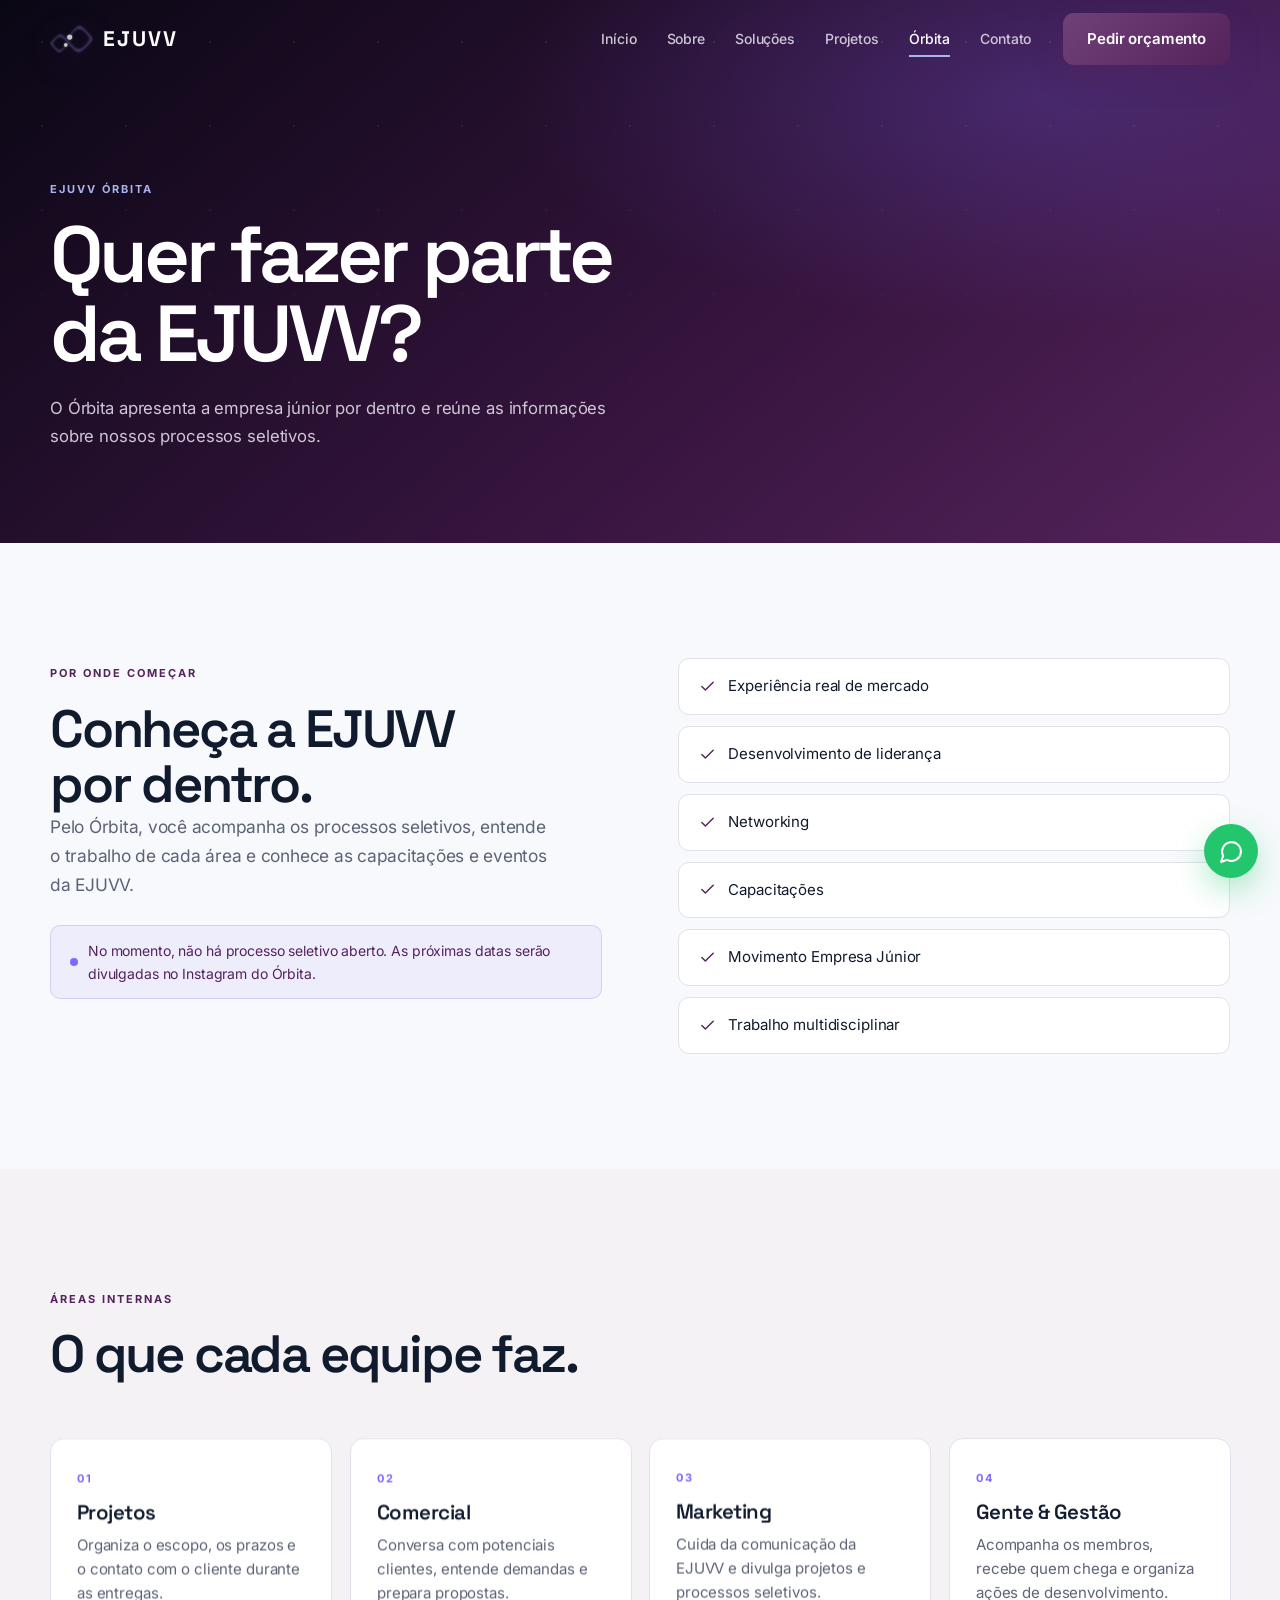
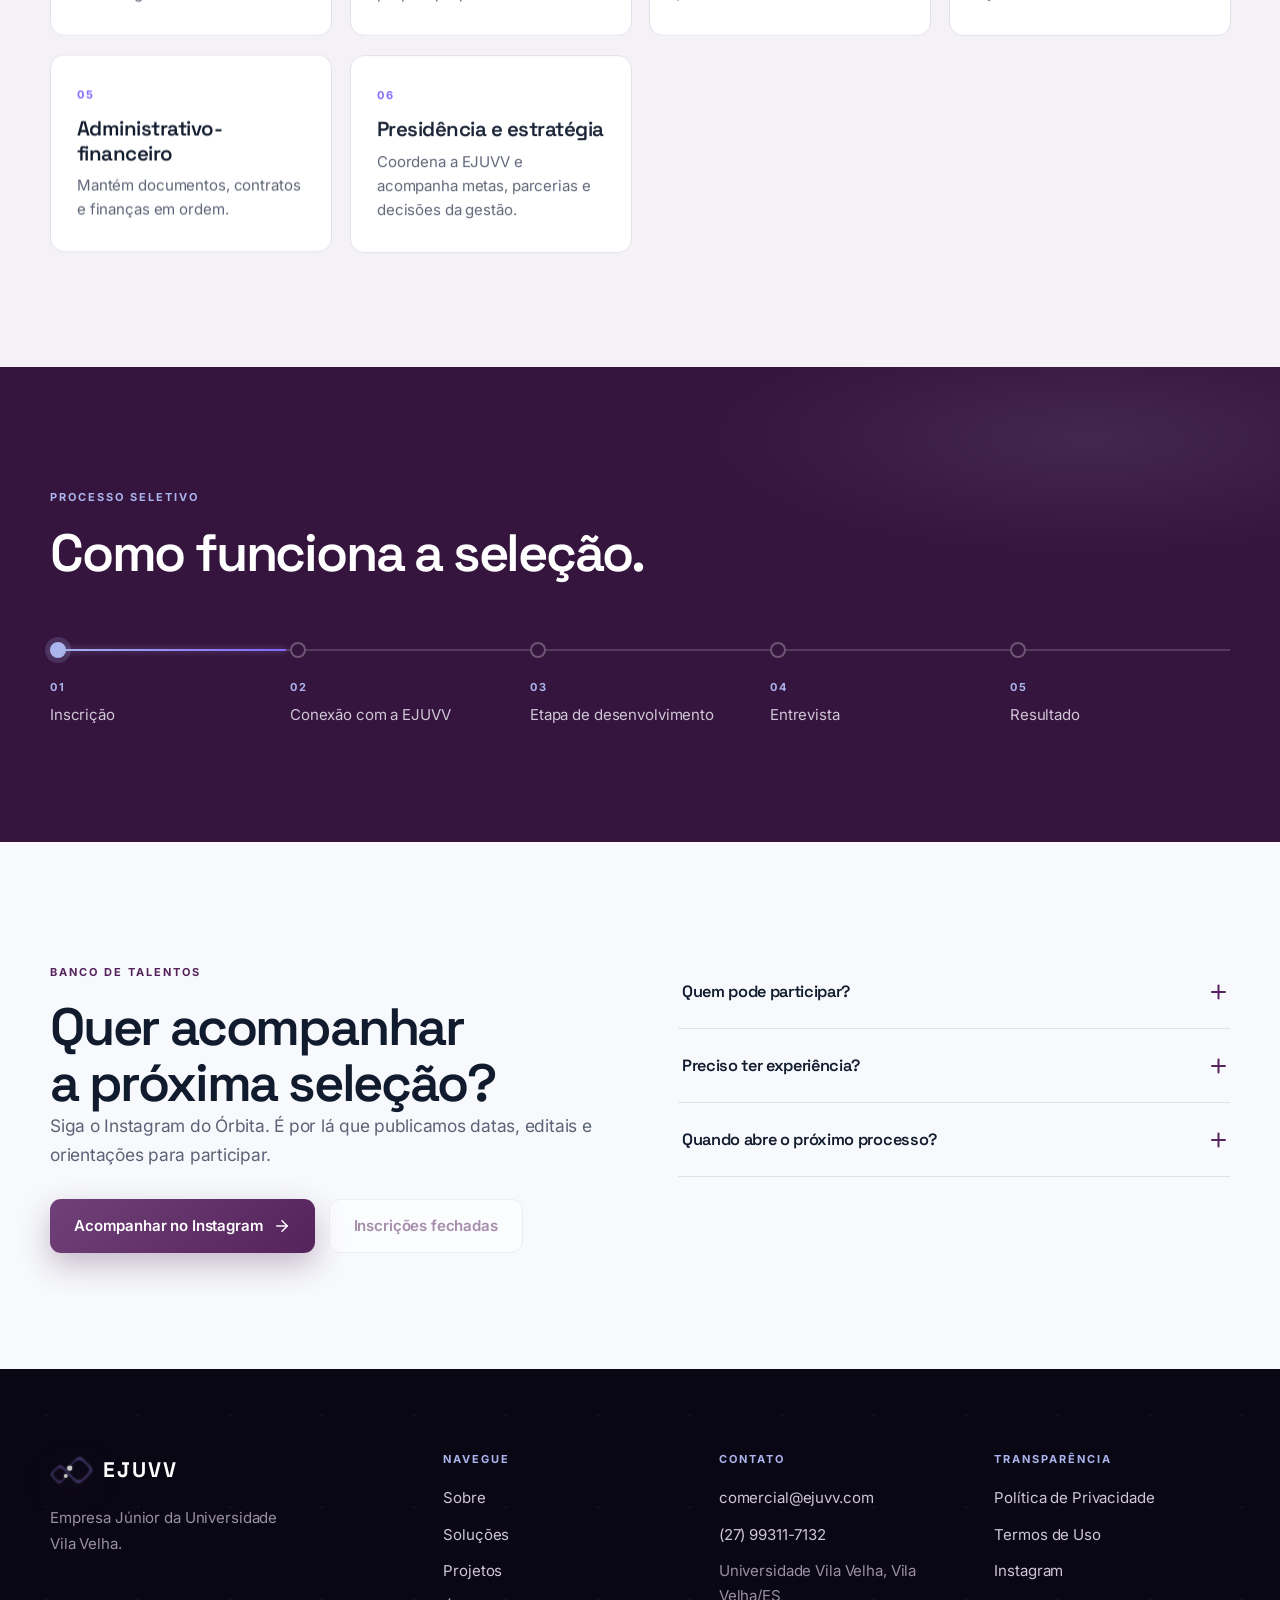
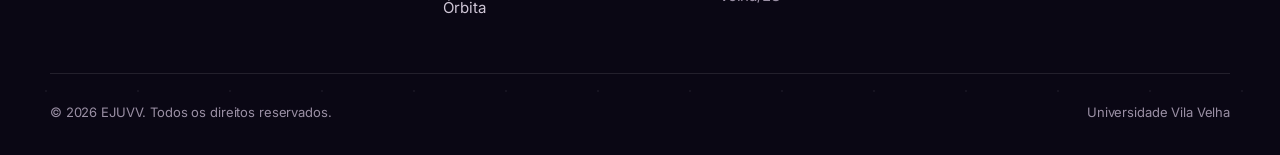
<file: orbita/index.html>
<!doctype html>
<html lang="pt-BR">
<head>
<meta charset="utf-8">
<meta name="viewport" content="width=device-width, initial-scale=1">
<title>Órbita | EJUVV</title>
<meta name="description" content="Conheça o Órbita, porta de entrada para estudantes da UVV que querem participar da EJUVV.">
<link rel="canonical" href="https://ejuvv.com/orbita/">
<meta property="og:title" content="Órbita | EJUVV">
<meta property="og:description" content="Conheça o Órbita, porta de entrada para estudantes da UVV que querem participar da EJUVV.">
<meta property="og:type" content="website">
<meta property="og:locale" content="pt_BR">
<meta property="og:url" content="https://ejuvv.com/orbita/">
<meta property="og:image" content="https://ejuvv.com/og.png">
<meta name="twitter:card" content="summary_large_image">
<meta name="theme-color" content="#35143d">
<link rel="icon" href="/favicon.svg" type="image/svg+xml">
<link rel="apple-touch-icon" href="/apple-touch-icon.png">
<link rel="preload" href="/assets/fonts/space-grotesk-latin.woff2" as="font" type="font/woff2" crossorigin>
<link rel="preload" href="/assets/fonts/inter-latin.woff2" as="font" type="font/woff2" crossorigin>
<link rel="stylesheet" href="/assets/css/base.css">
<link rel="stylesheet" href="/assets/css/layout.css">
<link rel="stylesheet" href="/assets/css/components.css">
<link rel="stylesheet" href="/assets/css/motion.css">
<link rel="modulepreload" href="/assets/js/vendor/anime.esm.min.js">
<script>document.documentElement.classList.add('js')</script>
</head>
<body>
<a class="skip-link" href="#main">Pular para o conteúdo</a>

<header class="header">
  <div class="header-inner">
    <a class="brand" href="/" aria-label="EJUVV, início">
      <img class="brand-mark" src="/assets/img/logo-ejuvv-symbol.png" alt="" aria-hidden="true">
      <span>EJUVV</span>
    </a>
    <nav class="desktop-nav" aria-label="Navegação principal">
      <a href="/">Início</a>
      <a href="/sobre/">Sobre</a>
      <a href="/solucoes/">Soluções</a>
      <a href="/projetos/">Projetos</a>
      <a href="/orbita/" aria-current="page">Órbita</a>
      <a href="/contato/">Contato</a>
    </nav>
    <a class="btn btn-primary" href="/contato/" data-magnetic>Pedir orçamento</a>
    <button class="menu-toggle" type="button" aria-expanded="false" aria-controls="mobile-menu" aria-label="Abrir menu">
      <svg aria-hidden="true" class="icon-open"><use href="/assets/img/icons.svg#i-menu"/></svg>
      <svg aria-hidden="true" class="icon-close" hidden><use href="/assets/img/icons.svg#i-x"/></svg>
    </button>
  </div>
</header>

<div class="mobile-menu" id="mobile-menu" aria-hidden="true">
  <a class="m-link" href="/">Início <svg aria-hidden="true"><use href="/assets/img/icons.svg#i-chevron-right"/></svg></a>
  <a class="m-link" href="/sobre/">Sobre <svg aria-hidden="true"><use href="/assets/img/icons.svg#i-chevron-right"/></svg></a>
  <a class="m-link" href="/solucoes/">Soluções <svg aria-hidden="true"><use href="/assets/img/icons.svg#i-chevron-right"/></svg></a>
  <a class="m-link" href="/projetos/">Projetos <svg aria-hidden="true"><use href="/assets/img/icons.svg#i-chevron-right"/></svg></a>
  <a class="m-link" href="/orbita/">Órbita <svg aria-hidden="true"><use href="/assets/img/icons.svg#i-chevron-right"/></svg></a>
  <a class="m-link" href="/contato/">Contato <svg aria-hidden="true"><use href="/assets/img/icons.svg#i-chevron-right"/></svg></a>
  <a class="btn btn-primary" href="/orbita/">Faça parte da EJUVV <svg aria-hidden="true"><use href="/assets/img/icons.svg#i-arrow-right"/></svg></a>
</div>

<main id="main">

    <section class="page-hero">
      <div class="container">
        <span class="eyebrow">EJUVV Órbita</span>
        <h1>Quer fazer parte da EJUVV?</h1>
        <p>O Órbita apresenta a empresa júnior por dentro e reúne as informações sobre nossos processos seletivos.</p>
      </div>
    </section>

    <section class="section">
      <div class="container split" style="align-items:start">
        <div data-reveal>
          <span class="eyebrow">Por onde começar</span>
          <h2>Conheça a EJUVV por dentro.</h2>
          <p class="lead">Pelo Órbita, você acompanha os processos seletivos, entende o trabalho de cada área e conhece as capacitações e eventos da EJUVV.</p>
          <p class="status-note">No momento, não há processo seletivo aberto. As próximas datas serão divulgadas no Instagram do Órbita.</p>
        </div>
        <ul class="benefit-list on-light" data-reveal data-reveal-delay="140">
          <li><svg aria-hidden="true"><use href="/assets/img/icons.svg#i-check"/></svg>Experiência real de mercado</li>
          <li><svg aria-hidden="true"><use href="/assets/img/icons.svg#i-check"/></svg>Desenvolvimento de liderança</li>
          <li><svg aria-hidden="true"><use href="/assets/img/icons.svg#i-check"/></svg>Networking</li>
          <li><svg aria-hidden="true"><use href="/assets/img/icons.svg#i-check"/></svg>Capacitações</li>
          <li><svg aria-hidden="true"><use href="/assets/img/icons.svg#i-check"/></svg>Movimento Empresa Júnior</li>
          <li><svg aria-hidden="true"><use href="/assets/img/icons.svg#i-check"/></svg>Trabalho multidisciplinar</li>
        </ul>
      </div>
    </section>

    <section class="section soft">
      <div class="container">
        <div class="section-heading">
          <div data-reveal>
            <span class="eyebrow">Áreas internas</span>
            <h2>O que cada equipe faz.</h2>
          </div>
        </div>
        <div class="numbered-grid">
          <article class="numbered-card" data-reveal="stagger" data-reveal-group="area">
            <b>01</b>
            <h3>Projetos</h3>
            <p>Organiza o escopo, os prazos e o contato com o cliente durante as entregas.</p>
          </article>
          <article class="numbered-card" data-reveal="stagger" data-reveal-group="area">
            <b>02</b>
            <h3>Comercial</h3>
            <p>Conversa com potenciais clientes, entende demandas e prepara propostas.</p>
          </article>
          <article class="numbered-card" data-reveal="stagger" data-reveal-group="area">
            <b>03</b>
            <h3>Marketing</h3>
            <p>Cuida da comunicação da EJUVV e divulga projetos e processos seletivos.</p>
          </article>
          <article class="numbered-card" data-reveal="stagger" data-reveal-group="area">
            <b>04</b>
            <h3>Gente &amp; Gestão</h3>
            <p>Acompanha os membros, recebe quem chega e organiza ações de desenvolvimento.</p>
          </article>
          <article class="numbered-card" data-reveal="stagger" data-reveal-group="area">
            <b>05</b>
            <h3>Administrativo-financeiro</h3>
            <p>Mantém documentos, contratos e finanças em ordem.</p>
          </article>
          <article class="numbered-card" data-reveal="stagger" data-reveal-group="area">
            <b>06</b>
            <h3>Presidência e estratégia</h3>
            <p>Coordena a EJUVV e acompanha metas, parcerias e decisões da gestão.</p>
          </article>
        </div>
      </div>
    </section>

    <section class="section on-dark" style="background:radial-gradient(ellipse 60% 50% at 85% 15%,rgba(255,255,255,.08),transparent 50%),var(--deep)">
      <div class="container">
        <div data-reveal>
          <span class="eyebrow">Processo seletivo</span>
          <h2>Como funciona a seleção.</h2>
        </div>

        <div class="timeline">
          <div class="timeline-progress"></div>
          <div class="t-step"><span>01</span><p>Inscrição</p></div>
          <div class="t-step"><span>02</span><p>Conexão com a EJUVV</p></div>
          <div class="t-step"><span>03</span><p>Etapa de desenvolvimento</p></div>
          <div class="t-step"><span>04</span><p>Entrevista</p></div>
          <div class="t-step"><span>05</span><p>Resultado</p></div>
        </div>
      </div>
    </section>

    <section class="section" id="banco-de-talentos">
      <div class="container split" style="align-items:start">
        <div data-reveal>
          <span class="eyebrow">Banco de talentos</span>
          <h2>Quer acompanhar a próxima seleção?</h2>
          <p class="lead">Siga o Instagram do Órbita. É por lá que publicamos datas, editais e orientações para participar.</p>
          <div class="button-row" style="margin-top:30px">
            <a class="btn btn-primary" href="https://www.instagram.com/ejuvv.orbita/" target="_blank" rel="noreferrer">Acompanhar no Instagram <svg aria-hidden="true"><use href="/assets/img/icons.svg#i-arrow-right"/></svg></a>
            <button class="btn btn-outline" type="button" disabled>Inscrições fechadas</button>
          </div>
        </div>
        <div class="faq" data-reveal data-reveal-delay="140">
          <div class="faq-item">
            <button class="faq-q" type="button" aria-expanded="false" aria-controls="o-a1" id="o-q1">Quem pode participar?<span class="faq-icon" aria-hidden="true"></span></button>
            <div class="faq-a" id="o-a1" role="region" aria-labelledby="o-q1"><div><p>Os critérios são informados no edital de cada processo seletivo.</p></div></div>
          </div>
          <div class="faq-item">
            <button class="faq-q" type="button" aria-expanded="false" aria-controls="o-a2" id="o-q2">Preciso ter experiência?<span class="faq-icon" aria-hidden="true"></span></button>
            <div class="faq-a" id="o-a2" role="region" aria-labelledby="o-q2"><div><p>Isso depende do edital de cada ciclo. Leia os requisitos antes de fazer a inscrição.</p></div></div>
          </div>
          <div class="faq-item">
            <button class="faq-q" type="button" aria-expanded="false" aria-controls="o-a3" id="o-q3">Quando abre o próximo processo?<span class="faq-icon" aria-hidden="true"></span></button>
            <div class="faq-a" id="o-a3" role="region" aria-labelledby="o-q3"><div><p>Ainda não há uma data confirmada. A novidade será publicada no Instagram do Órbita.</p></div></div>
          </div>
        </div>
      </div>
    </section>
</main>

<footer class="footer">
  <div class="container">
    <div class="footer-grid">
      <div>
        <span class="brand"><img class="brand-mark" src="/assets/img/logo-ejuvv-symbol.png" alt="" aria-hidden="true"> EJUVV</span>
        <p class="footer-tagline">Empresa Júnior da Universidade Vila Velha.</p>
      </div>
      <div class="footer-col">
        <h3>Navegue</h3>
        <ul>
          <li><a href="/sobre/">Sobre</a></li>
          <li><a href="/solucoes/">Soluções</a></li>
          <li><a href="/projetos/">Projetos</a></li>
          <li><a href="/orbita/">Órbita</a></li>
        </ul>
      </div>
      <div class="footer-col">
        <h3>Contato</h3>
        <ul>
          <li><a href="mailto:comercial@ejuvv.com">comercial@ejuvv.com</a></li>
          <li><a href="https://wa.me/5527993117132" target="_blank" rel="noreferrer">(27) 99311-7132</a></li>
          <li><span>Universidade Vila Velha, Vila Velha/ES</span></li>
        </ul>
      </div>
      <div class="footer-col">
        <h3>Transparência</h3>
        <ul>
          <li><a href="/politica-de-privacidade/">Política de Privacidade</a></li>
          <li><a href="/termos-de-uso/">Termos de Uso</a></li>
          <li><a href="https://instagram.com/ejuvv" target="_blank" rel="noopener noreferrer">Instagram</a></li>
        </ul>
      </div>
    </div>
    <div class="footer-bottom">
      <span>© <span id="year">2026</span> EJUVV. Todos os direitos reservados.</span>
      <span>Universidade Vila Velha</span>
    </div>
  </div>
</footer>

<a class="wa-float" href="https://wa.me/5527993117132" target="_blank" rel="noreferrer" aria-label="Conversar pelo WhatsApp">
  <svg aria-hidden="true"><use href="/assets/img/icons.svg#i-message-circle"/></svg>
</a>

<script>document.getElementById('year').textContent = new Date().getFullYear()</script>
<script type="module" src="/assets/js/pages/inner.js"></script>
</body>
</html>
</file>
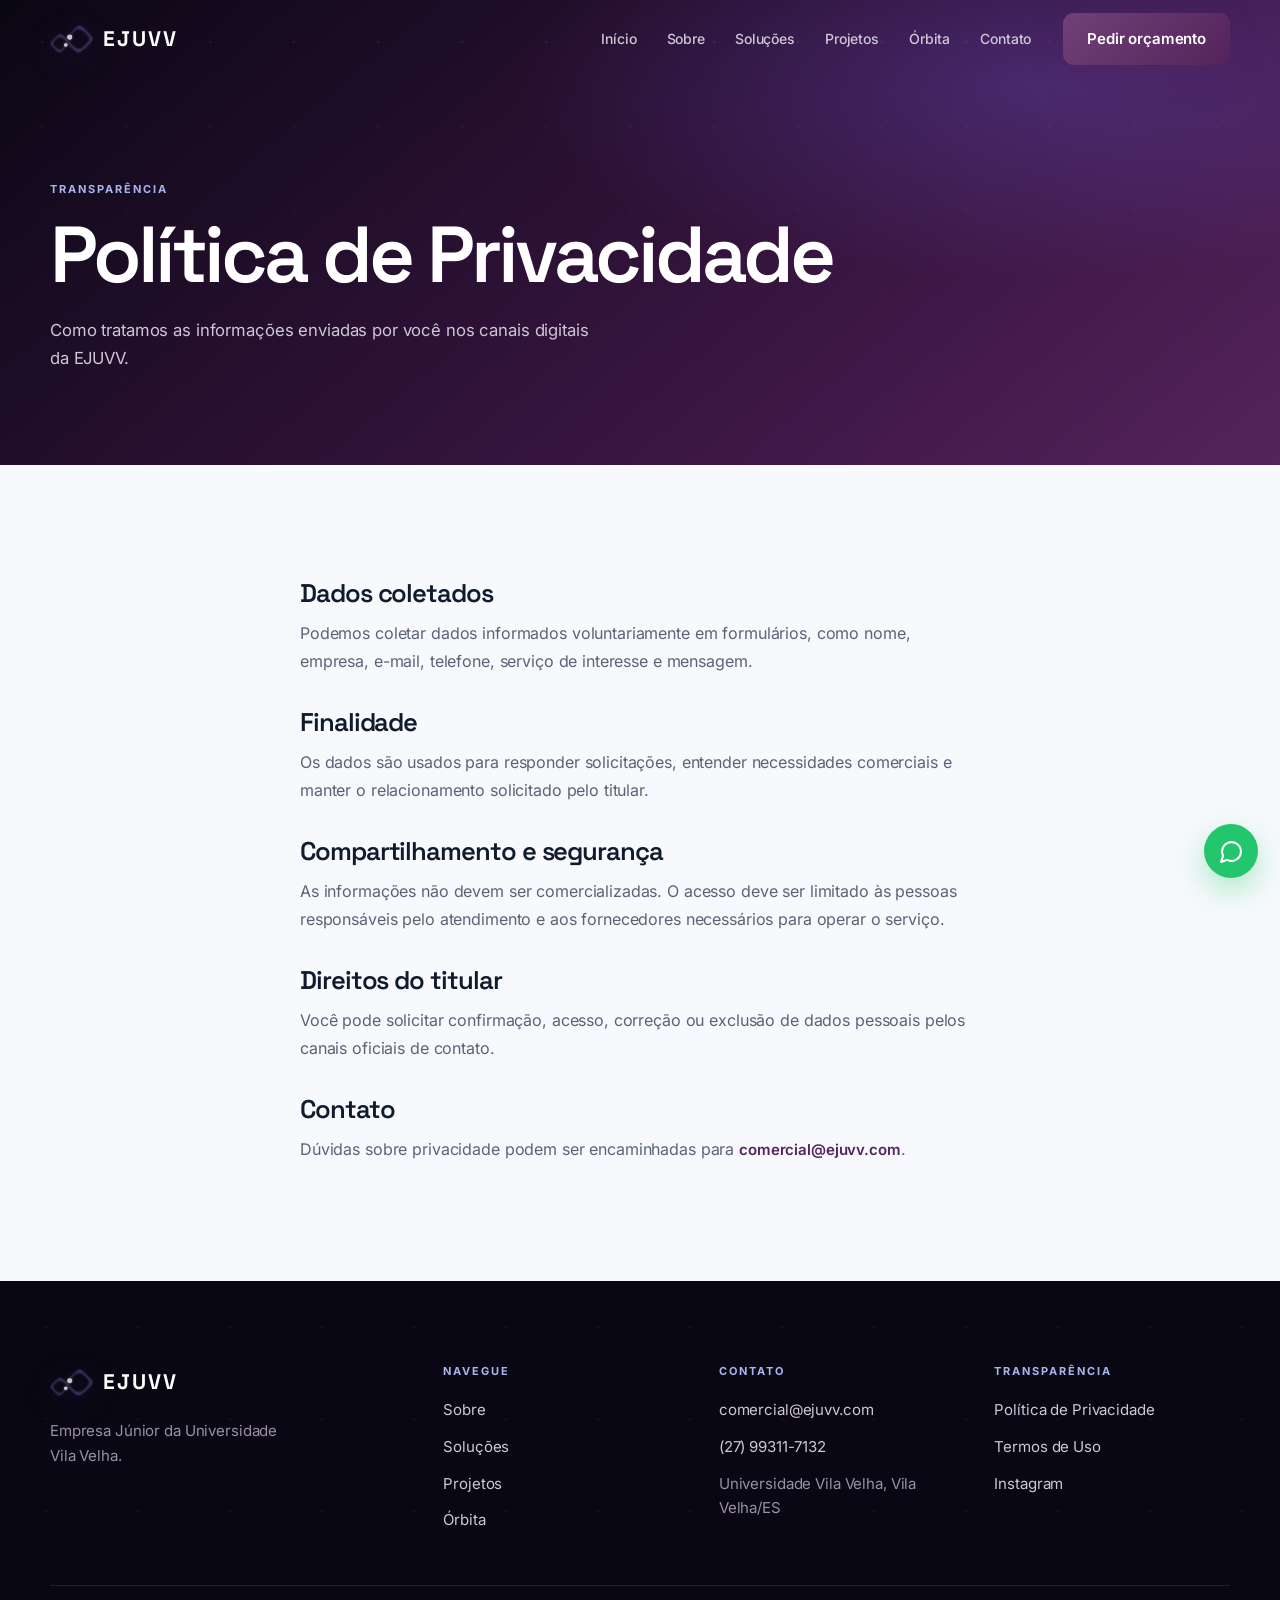
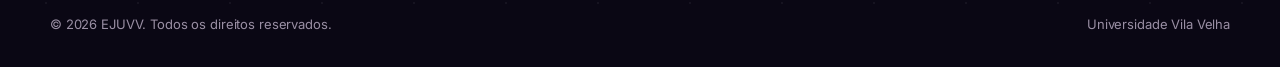
<file: politica-de-privacidade/index.html>
<!doctype html>
<html lang="pt-BR">
<head>
<meta charset="utf-8">
<meta name="viewport" content="width=device-width, initial-scale=1">
<title>Política de Privacidade | EJUVV</title>
<meta name="description" content="Como tratamos as informações enviadas por você nos canais digitais da EJUVV.">
<link rel="canonical" href="https://ejuvv.com/politica-de-privacidade/">
<meta property="og:title" content="Política de Privacidade | EJUVV">
<meta property="og:description" content="Como tratamos as informações enviadas por você nos canais digitais da EJUVV.">
<meta property="og:type" content="website">
<meta property="og:locale" content="pt_BR">
<meta property="og:url" content="https://ejuvv.com/politica-de-privacidade/">
<meta property="og:image" content="https://ejuvv.com/og.png">
<meta name="twitter:card" content="summary_large_image">
<meta name="theme-color" content="#35143d">
<link rel="icon" href="/favicon.svg" type="image/svg+xml">
<link rel="apple-touch-icon" href="/apple-touch-icon.png">
<link rel="preload" href="/assets/fonts/space-grotesk-latin.woff2" as="font" type="font/woff2" crossorigin>
<link rel="preload" href="/assets/fonts/inter-latin.woff2" as="font" type="font/woff2" crossorigin>
<link rel="stylesheet" href="/assets/css/base.css">
<link rel="stylesheet" href="/assets/css/layout.css">
<link rel="stylesheet" href="/assets/css/components.css">
<link rel="stylesheet" href="/assets/css/motion.css">
<link rel="modulepreload" href="/assets/js/vendor/anime.esm.min.js">
<script>document.documentElement.classList.add('js')</script>
</head>
<body>
<a class="skip-link" href="#main">Pular para o conteúdo</a>

<header class="header">
  <div class="header-inner">
    <a class="brand" href="/" aria-label="EJUVV, início">
      <img class="brand-mark" src="/assets/img/logo-ejuvv-symbol.png" alt="" aria-hidden="true">
      <span>EJUVV</span>
    </a>
    <nav class="desktop-nav" aria-label="Navegação principal">
      <a href="/">Início</a>
      <a href="/sobre/">Sobre</a>
      <a href="/solucoes/">Soluções</a>
      <a href="/projetos/">Projetos</a>
      <a href="/orbita/">Órbita</a>
      <a href="/contato/">Contato</a>
    </nav>
    <a class="btn btn-primary" href="/contato/" data-magnetic>Pedir orçamento</a>
    <button class="menu-toggle" type="button" aria-expanded="false" aria-controls="mobile-menu" aria-label="Abrir menu">
      <svg aria-hidden="true" class="icon-open"><use href="/assets/img/icons.svg#i-menu"/></svg>
      <svg aria-hidden="true" class="icon-close" hidden><use href="/assets/img/icons.svg#i-x"/></svg>
    </button>
  </div>
</header>

<div class="mobile-menu" id="mobile-menu" aria-hidden="true">
  <a class="m-link" href="/">Início <svg aria-hidden="true"><use href="/assets/img/icons.svg#i-chevron-right"/></svg></a>
  <a class="m-link" href="/sobre/">Sobre <svg aria-hidden="true"><use href="/assets/img/icons.svg#i-chevron-right"/></svg></a>
  <a class="m-link" href="/solucoes/">Soluções <svg aria-hidden="true"><use href="/assets/img/icons.svg#i-chevron-right"/></svg></a>
  <a class="m-link" href="/projetos/">Projetos <svg aria-hidden="true"><use href="/assets/img/icons.svg#i-chevron-right"/></svg></a>
  <a class="m-link" href="/orbita/">Órbita <svg aria-hidden="true"><use href="/assets/img/icons.svg#i-chevron-right"/></svg></a>
  <a class="m-link" href="/contato/">Contato <svg aria-hidden="true"><use href="/assets/img/icons.svg#i-chevron-right"/></svg></a>
  <a class="btn btn-primary" href="/orbita/">Faça parte da EJUVV <svg aria-hidden="true"><use href="/assets/img/icons.svg#i-arrow-right"/></svg></a>
</div>

<main id="main">

    <section class="page-hero">
      <div class="container">
        <span class="eyebrow">Transparência</span>
        <h1>Política de Privacidade</h1>
        <p>Como tratamos as informações enviadas por você nos canais digitais da EJUVV.</p>
      </div>
    </section>

    <section class="section">
      <div class="container prose" data-reveal>
        <div><h2>Dados coletados</h2><p>Podemos coletar dados informados voluntariamente em formulários, como nome, empresa, e-mail, telefone, serviço de interesse e mensagem.</p></div>
        <div><h2>Finalidade</h2><p>Os dados são usados para responder solicitações, entender necessidades comerciais e manter o relacionamento solicitado pelo titular.</p></div>
        <div><h2>Compartilhamento e segurança</h2><p>As informações não devem ser comercializadas. O acesso deve ser limitado às pessoas responsáveis pelo atendimento e aos fornecedores necessários para operar o serviço.</p></div>
        <div><h2>Direitos do titular</h2><p>Você pode solicitar confirmação, acesso, correção ou exclusão de dados pessoais pelos canais oficiais de contato.</p></div>
        <div><h2>Contato</h2><p>Dúvidas sobre privacidade podem ser encaminhadas para <a class="text-link" href="mailto:comercial@ejuvv.com">comercial@ejuvv.com</a>.</p></div>
      </div>
    </section>
</main>

<footer class="footer">
  <div class="container">
    <div class="footer-grid">
      <div>
        <span class="brand"><img class="brand-mark" src="/assets/img/logo-ejuvv-symbol.png" alt="" aria-hidden="true"> EJUVV</span>
        <p class="footer-tagline">Empresa Júnior da Universidade Vila Velha.</p>
      </div>
      <div class="footer-col">
        <h3>Navegue</h3>
        <ul>
          <li><a href="/sobre/">Sobre</a></li>
          <li><a href="/solucoes/">Soluções</a></li>
          <li><a href="/projetos/">Projetos</a></li>
          <li><a href="/orbita/">Órbita</a></li>
        </ul>
      </div>
      <div class="footer-col">
        <h3>Contato</h3>
        <ul>
          <li><a href="mailto:comercial@ejuvv.com">comercial@ejuvv.com</a></li>
          <li><a href="https://wa.me/5527993117132" target="_blank" rel="noreferrer">(27) 99311-7132</a></li>
          <li><span>Universidade Vila Velha, Vila Velha/ES</span></li>
        </ul>
      </div>
      <div class="footer-col">
        <h3>Transparência</h3>
        <ul>
          <li><a href="/politica-de-privacidade/">Política de Privacidade</a></li>
          <li><a href="/termos-de-uso/">Termos de Uso</a></li>
          <li><a href="https://instagram.com/ejuvv" target="_blank" rel="noopener noreferrer">Instagram</a></li>
        </ul>
      </div>
    </div>
    <div class="footer-bottom">
      <span>© <span id="year">2026</span> EJUVV. Todos os direitos reservados.</span>
      <span>Universidade Vila Velha</span>
    </div>
  </div>
</footer>

<a class="wa-float" href="https://wa.me/5527993117132" target="_blank" rel="noreferrer" aria-label="Conversar pelo WhatsApp">
  <svg aria-hidden="true"><use href="/assets/img/icons.svg#i-message-circle"/></svg>
</a>

<script>document.getElementById('year').textContent = new Date().getFullYear()</script>
<script type="module" src="/assets/js/pages/inner.js"></script>
</body>
</html>
</file>
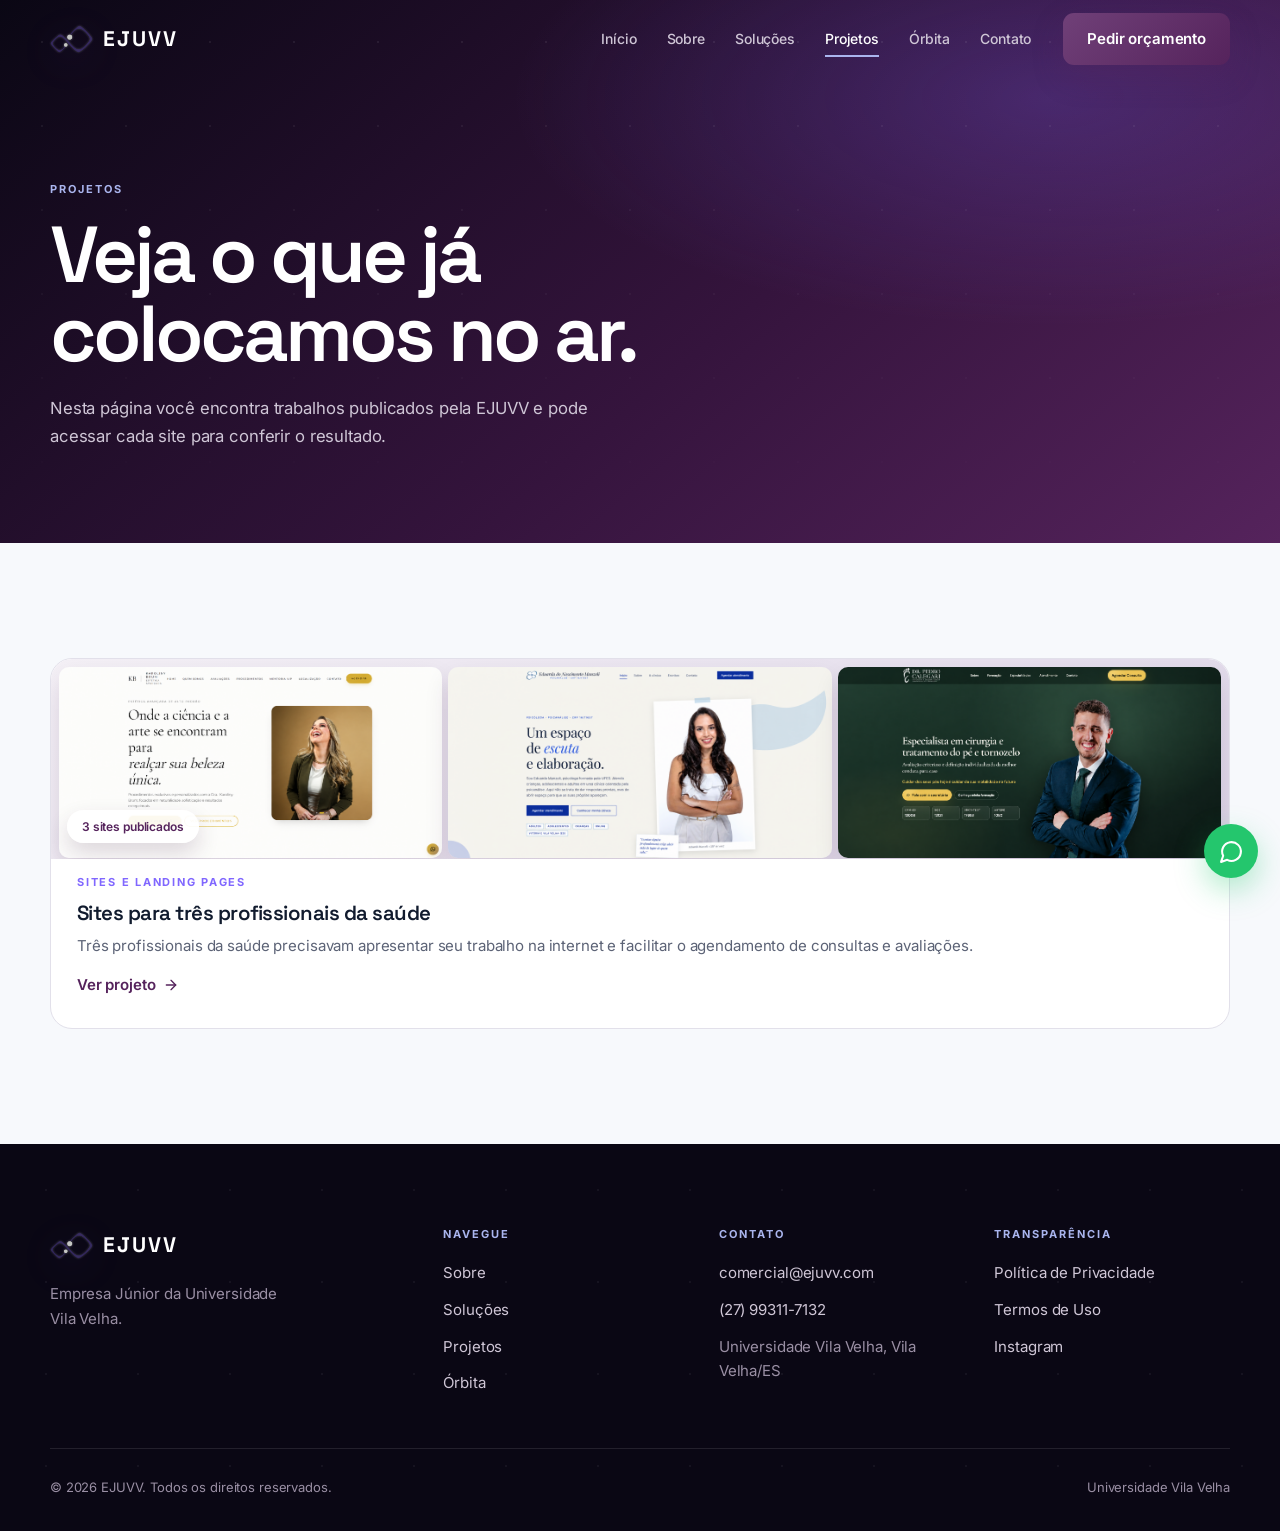
<file: projetos/index.html>
<!doctype html>
<html lang="pt-BR">
<head>
<meta charset="utf-8">
<meta name="viewport" content="width=device-width, initial-scale=1">
<title>Projetos | EJUVV</title>
<meta name="description" content="Conheça sites desenvolvidos pela EJUVV e acesse os projetos que já estão publicados.">
<link rel="canonical" href="https://ejuvv.com/projetos/">
<meta property="og:title" content="Projetos | EJUVV">
<meta property="og:description" content="Conheça sites desenvolvidos pela EJUVV e acesse os projetos que já estão publicados.">
<meta property="og:type" content="website">
<meta property="og:locale" content="pt_BR">
<meta property="og:url" content="https://ejuvv.com/projetos/">
<meta property="og:image" content="https://ejuvv.com/og.png">
<meta name="twitter:card" content="summary_large_image">
<meta name="theme-color" content="#35143d">
<link rel="icon" href="/favicon.svg" type="image/svg+xml">
<link rel="apple-touch-icon" href="/apple-touch-icon.png">
<link rel="preload" href="/assets/fonts/space-grotesk-latin.woff2" as="font" type="font/woff2" crossorigin>
<link rel="preload" href="/assets/fonts/inter-latin.woff2" as="font" type="font/woff2" crossorigin>
<link rel="stylesheet" href="/assets/css/base.css">
<link rel="stylesheet" href="/assets/css/layout.css">
<link rel="stylesheet" href="/assets/css/components.css">
<link rel="stylesheet" href="/assets/css/motion.css">
<link rel="modulepreload" href="/assets/js/vendor/anime.esm.min.js">
<script>document.documentElement.classList.add('js')</script>
</head>
<body>
<a class="skip-link" href="#main">Pular para o conteúdo</a>

<header class="header">
  <div class="header-inner">
    <a class="brand" href="/" aria-label="EJUVV, início">
      <img class="brand-mark" src="/assets/img/logo-ejuvv-symbol.png" alt="" aria-hidden="true">
      <span>EJUVV</span>
    </a>
    <nav class="desktop-nav" aria-label="Navegação principal">
      <a href="/">Início</a>
      <a href="/sobre/">Sobre</a>
      <a href="/solucoes/">Soluções</a>
      <a href="/projetos/" aria-current="page">Projetos</a>
      <a href="/orbita/">Órbita</a>
      <a href="/contato/">Contato</a>
    </nav>
    <a class="btn btn-primary" href="/contato/" data-magnetic>Pedir orçamento</a>
    <button class="menu-toggle" type="button" aria-expanded="false" aria-controls="mobile-menu" aria-label="Abrir menu">
      <svg aria-hidden="true" class="icon-open"><use href="/assets/img/icons.svg#i-menu"/></svg>
      <svg aria-hidden="true" class="icon-close" hidden><use href="/assets/img/icons.svg#i-x"/></svg>
    </button>
  </div>
</header>

<div class="mobile-menu" id="mobile-menu" aria-hidden="true">
  <a class="m-link" href="/">Início <svg aria-hidden="true"><use href="/assets/img/icons.svg#i-chevron-right"/></svg></a>
  <a class="m-link" href="/sobre/">Sobre <svg aria-hidden="true"><use href="/assets/img/icons.svg#i-chevron-right"/></svg></a>
  <a class="m-link" href="/solucoes/">Soluções <svg aria-hidden="true"><use href="/assets/img/icons.svg#i-chevron-right"/></svg></a>
  <a class="m-link" href="/projetos/">Projetos <svg aria-hidden="true"><use href="/assets/img/icons.svg#i-chevron-right"/></svg></a>
  <a class="m-link" href="/orbita/">Órbita <svg aria-hidden="true"><use href="/assets/img/icons.svg#i-chevron-right"/></svg></a>
  <a class="m-link" href="/contato/">Contato <svg aria-hidden="true"><use href="/assets/img/icons.svg#i-chevron-right"/></svg></a>
  <a class="btn btn-primary" href="/orbita/">Faça parte da EJUVV <svg aria-hidden="true"><use href="/assets/img/icons.svg#i-arrow-right"/></svg></a>
</div>

<main id="main">

    <section class="page-hero">
      <div class="container">
        <span class="eyebrow">Projetos</span>
        <h1>Veja o que já colocamos no ar.</h1>
        <p>Nesta página você encontra trabalhos publicados pela EJUVV e pode acessar cada site para conferir o resultado.</p>
      </div>
    </section>

    <section class="section">
      <div class="container">
        <div class="project-grid">
          <article class="project-card" data-reveal="stagger" data-reveal-group="proj">
            <a class="project-visual project-visual-sites" href="/projetos/sites-profissionais-saude/" aria-label="Ver projeto: Sites para três profissionais da saúde">
              <img src="/assets/img/projects/site-karoliny-brum-home.png" alt="Home do site Dra. Karoliny Brum">
              <img src="/assets/img/projects/site-eduarda-nascimento-home.png" alt="Home do site Eduarda do Nascimento Manzoli">
              <img src="/assets/img/projects/site-pedro-calegari-home.png" alt="Home do site Dr. Pedro Calegari">
              <span>3 sites publicados</span>
            </a>
            <div class="project-body">
              <small>Sites e landing pages</small>
              <h3>Sites para três profissionais da saúde</h3>
              <p>Três profissionais da saúde precisavam apresentar seu trabalho na internet e facilitar o agendamento de consultas e avaliações.</p>
              <a class="text-link" href="/projetos/sites-profissionais-saude/">Ver projeto <svg aria-hidden="true"><use href="/assets/img/icons.svg#i-arrow-right"/></svg></a>
            </div>
          </article>
        </div>
      </div>
    </section>
</main>

<footer class="footer">
  <div class="container">
    <div class="footer-grid">
      <div>
        <span class="brand"><img class="brand-mark" src="/assets/img/logo-ejuvv-symbol.png" alt="" aria-hidden="true"> EJUVV</span>
        <p class="footer-tagline">Empresa Júnior da Universidade Vila Velha.</p>
      </div>
      <div class="footer-col">
        <h3>Navegue</h3>
        <ul>
          <li><a href="/sobre/">Sobre</a></li>
          <li><a href="/solucoes/">Soluções</a></li>
          <li><a href="/projetos/">Projetos</a></li>
          <li><a href="/orbita/">Órbita</a></li>
        </ul>
      </div>
      <div class="footer-col">
        <h3>Contato</h3>
        <ul>
          <li><a href="mailto:comercial@ejuvv.com">comercial@ejuvv.com</a></li>
          <li><a href="https://wa.me/5527993117132" target="_blank" rel="noreferrer">(27) 99311-7132</a></li>
          <li><span>Universidade Vila Velha, Vila Velha/ES</span></li>
        </ul>
      </div>
      <div class="footer-col">
        <h3>Transparência</h3>
        <ul>
          <li><a href="/politica-de-privacidade/">Política de Privacidade</a></li>
          <li><a href="/termos-de-uso/">Termos de Uso</a></li>
          <li><a href="https://instagram.com/ejuvv" target="_blank" rel="noopener noreferrer">Instagram</a></li>
        </ul>
      </div>
    </div>
    <div class="footer-bottom">
      <span>© <span id="year">2026</span> EJUVV. Todos os direitos reservados.</span>
      <span>Universidade Vila Velha</span>
    </div>
  </div>
</footer>

<a class="wa-float" href="https://wa.me/5527993117132" target="_blank" rel="noreferrer" aria-label="Conversar pelo WhatsApp">
  <svg aria-hidden="true"><use href="/assets/img/icons.svg#i-message-circle"/></svg>
</a>

<script>document.getElementById('year').textContent = new Date().getFullYear()</script>
<script type="module" src="/assets/js/pages/inner.js"></script>
</body>
</html>
</file>
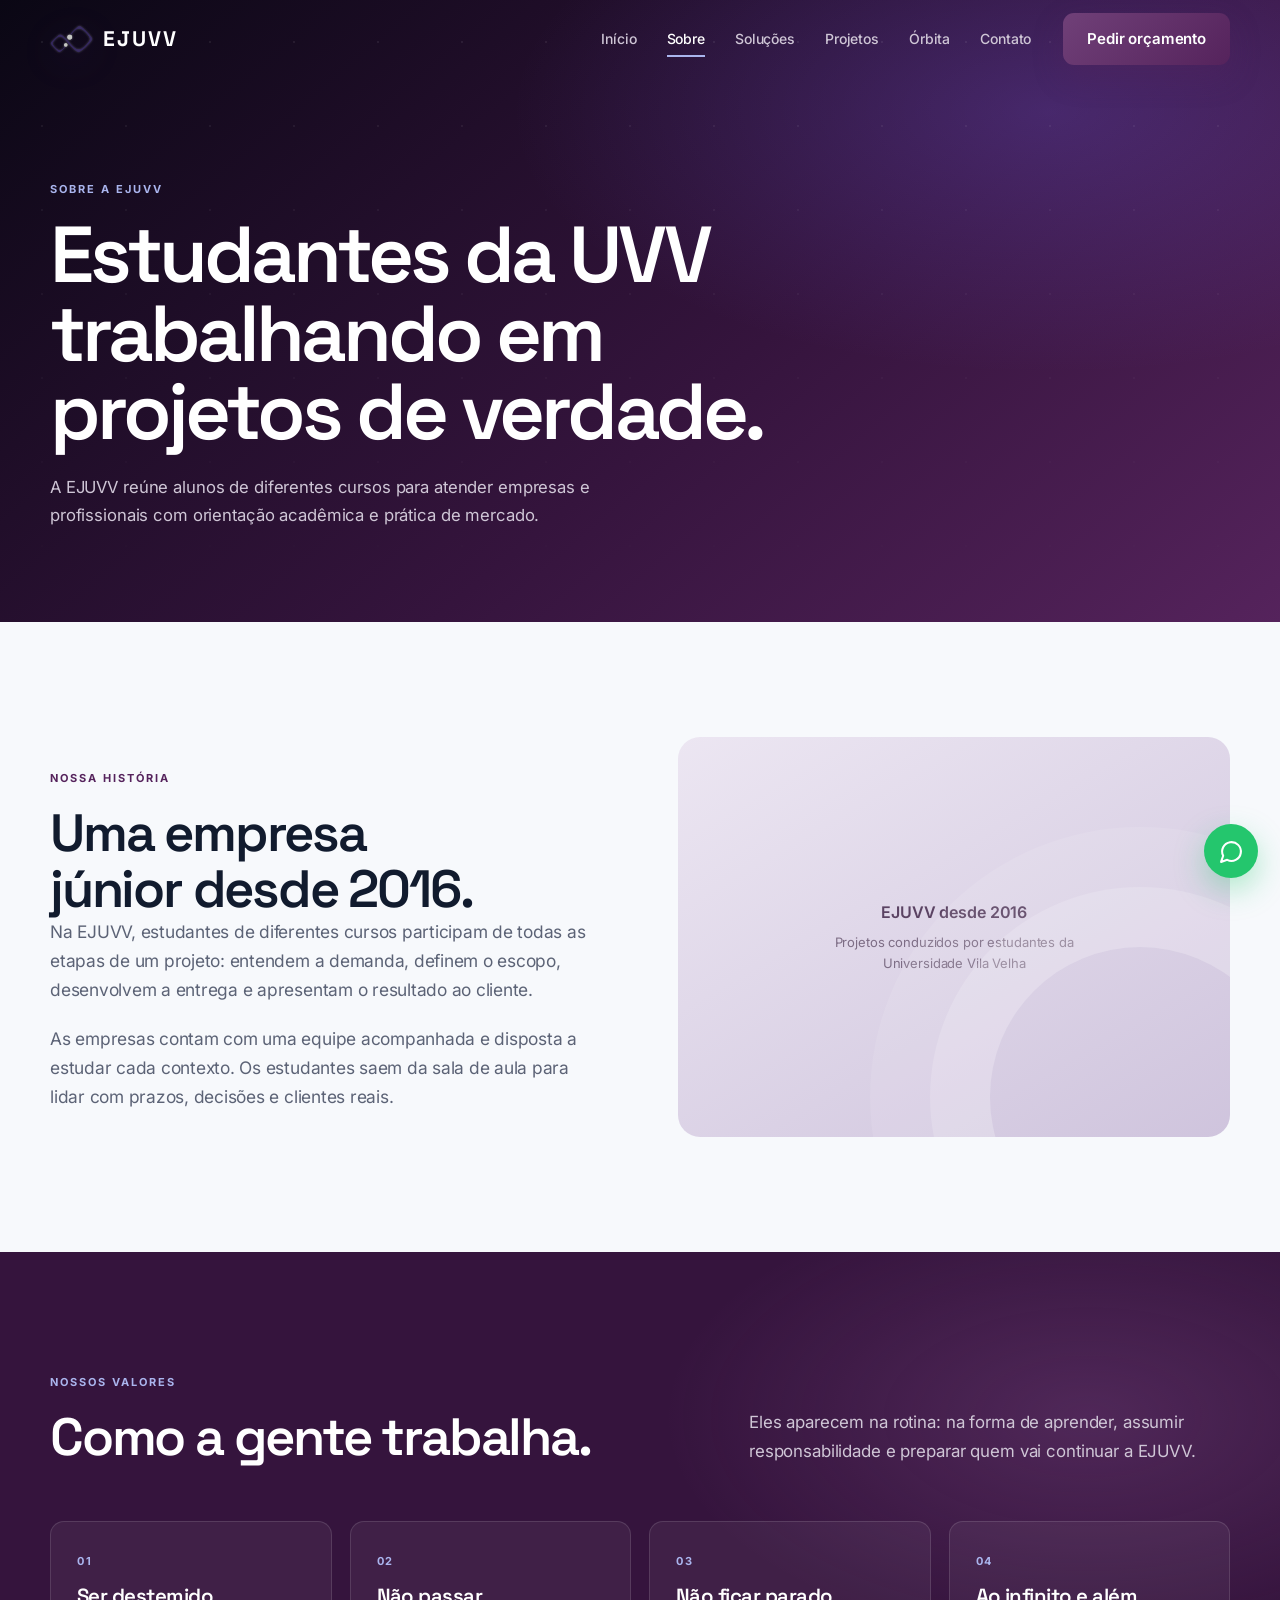
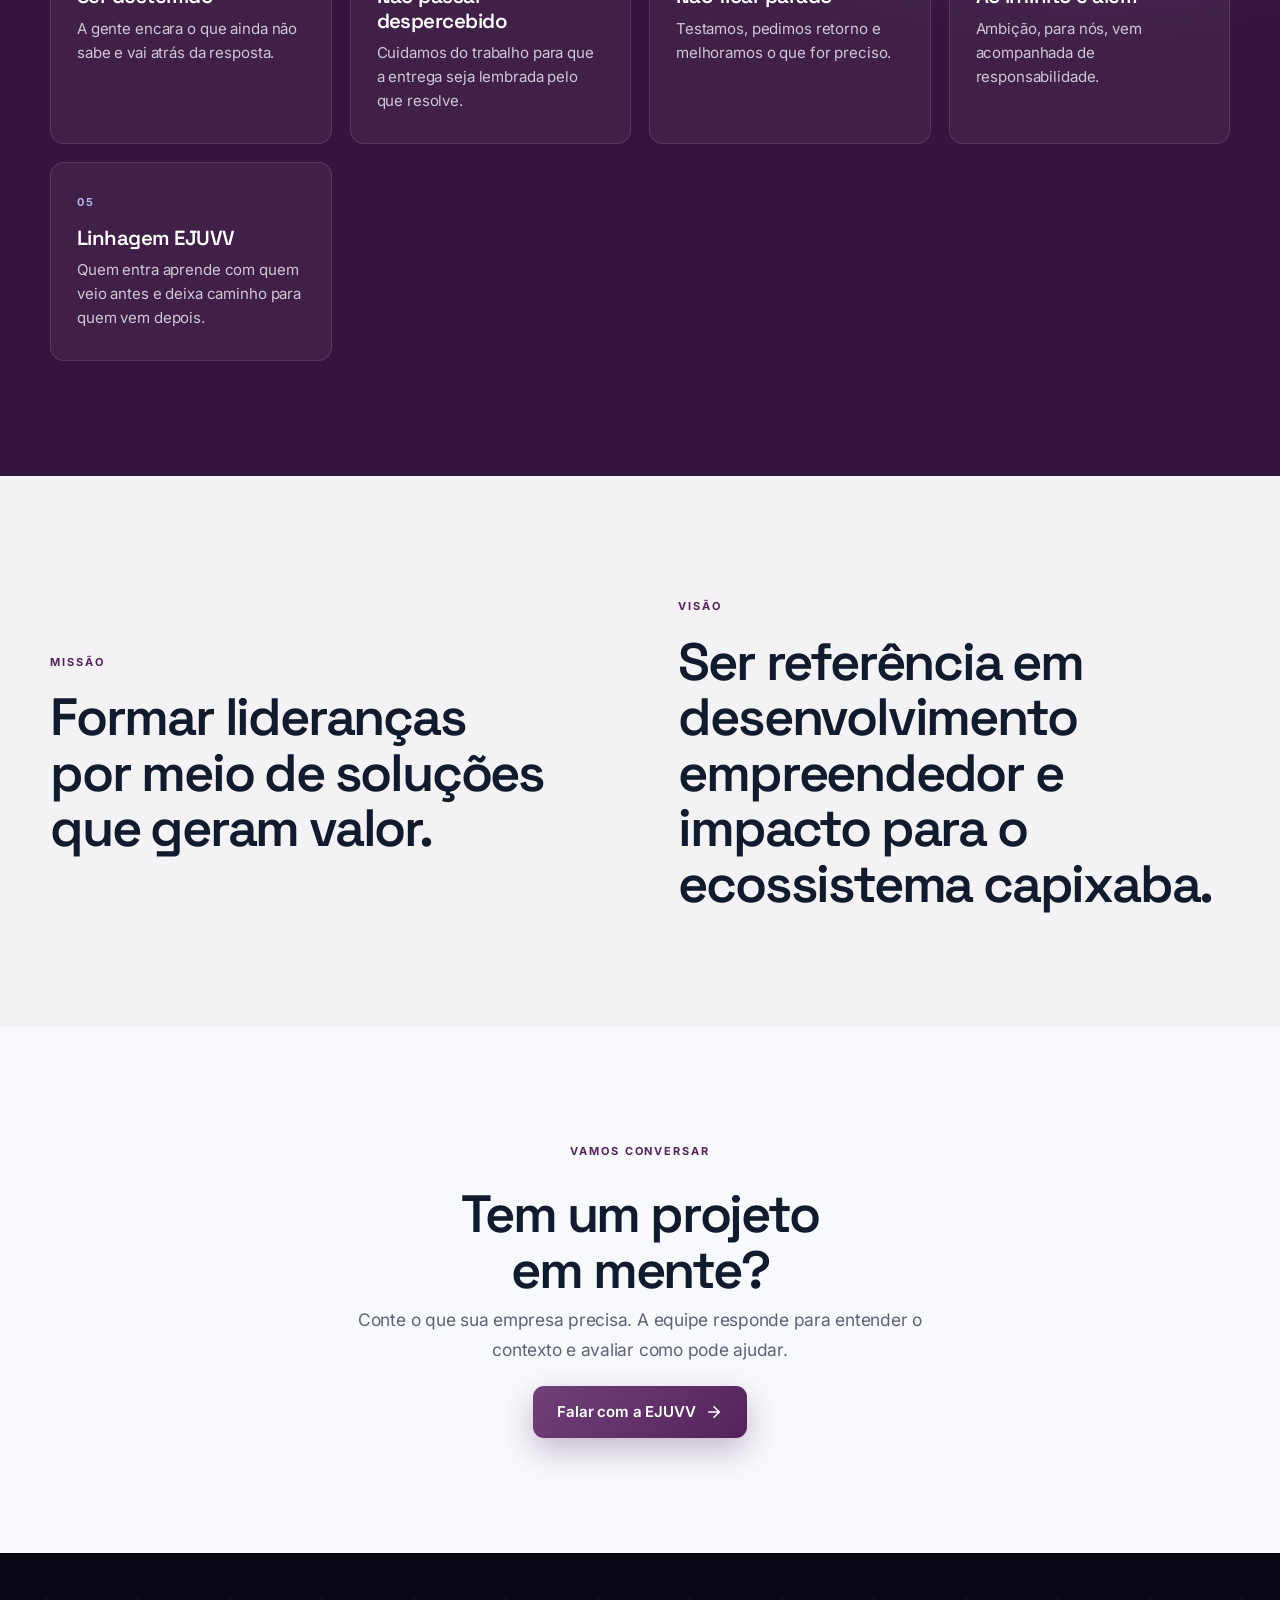
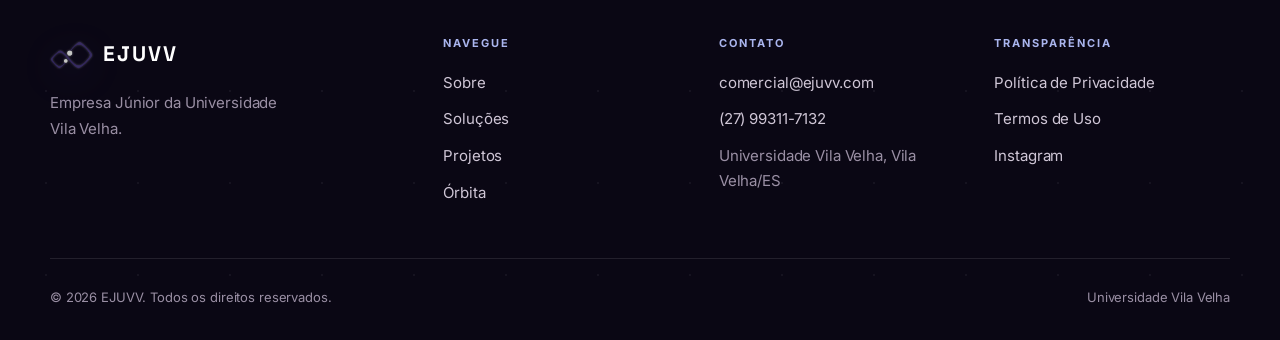
<file: sobre/index.html>
<!doctype html>
<html lang="pt-BR">
<head>
<meta charset="utf-8">
<meta name="viewport" content="width=device-width, initial-scale=1">
<title>Sobre | EJUVV</title>
<meta name="description" content="Conheça a EJUVV, Empresa Júnior da Universidade Vila Velha, e veja como os estudantes trabalham em projetos para clientes.">
<link rel="canonical" href="https://ejuvv.com/sobre/">
<meta property="og:title" content="Sobre | EJUVV">
<meta property="og:description" content="Conheça a EJUVV, Empresa Júnior da Universidade Vila Velha, e veja como os estudantes trabalham em projetos para clientes.">
<meta property="og:type" content="website">
<meta property="og:locale" content="pt_BR">
<meta property="og:url" content="https://ejuvv.com/sobre/">
<meta property="og:image" content="https://ejuvv.com/og.png">
<meta name="twitter:card" content="summary_large_image">
<meta name="theme-color" content="#35143d">
<link rel="icon" href="/favicon.svg" type="image/svg+xml">
<link rel="apple-touch-icon" href="/apple-touch-icon.png">
<link rel="preload" href="/assets/fonts/space-grotesk-latin.woff2" as="font" type="font/woff2" crossorigin>
<link rel="preload" href="/assets/fonts/inter-latin.woff2" as="font" type="font/woff2" crossorigin>
<link rel="stylesheet" href="/assets/css/base.css">
<link rel="stylesheet" href="/assets/css/layout.css">
<link rel="stylesheet" href="/assets/css/components.css">
<link rel="stylesheet" href="/assets/css/motion.css">
<link rel="modulepreload" href="/assets/js/vendor/anime.esm.min.js">
<script>document.documentElement.classList.add('js')</script>
</head>
<body>
<a class="skip-link" href="#main">Pular para o conteúdo</a>

<header class="header">
  <div class="header-inner">
    <a class="brand" href="/" aria-label="EJUVV, início">
      <img class="brand-mark" src="/assets/img/logo-ejuvv-symbol.png" alt="" aria-hidden="true">
      <span>EJUVV</span>
    </a>
    <nav class="desktop-nav" aria-label="Navegação principal">
      <a href="/">Início</a>
      <a href="/sobre/" aria-current="page">Sobre</a>
      <a href="/solucoes/">Soluções</a>
      <a href="/projetos/">Projetos</a>
      <a href="/orbita/">Órbita</a>
      <a href="/contato/">Contato</a>
    </nav>
    <a class="btn btn-primary" href="/contato/" data-magnetic>Pedir orçamento</a>
    <button class="menu-toggle" type="button" aria-expanded="false" aria-controls="mobile-menu" aria-label="Abrir menu">
      <svg aria-hidden="true" class="icon-open"><use href="/assets/img/icons.svg#i-menu"/></svg>
      <svg aria-hidden="true" class="icon-close" hidden><use href="/assets/img/icons.svg#i-x"/></svg>
    </button>
  </div>
</header>

<div class="mobile-menu" id="mobile-menu" aria-hidden="true">
  <a class="m-link" href="/">Início <svg aria-hidden="true"><use href="/assets/img/icons.svg#i-chevron-right"/></svg></a>
  <a class="m-link" href="/sobre/">Sobre <svg aria-hidden="true"><use href="/assets/img/icons.svg#i-chevron-right"/></svg></a>
  <a class="m-link" href="/solucoes/">Soluções <svg aria-hidden="true"><use href="/assets/img/icons.svg#i-chevron-right"/></svg></a>
  <a class="m-link" href="/projetos/">Projetos <svg aria-hidden="true"><use href="/assets/img/icons.svg#i-chevron-right"/></svg></a>
  <a class="m-link" href="/orbita/">Órbita <svg aria-hidden="true"><use href="/assets/img/icons.svg#i-chevron-right"/></svg></a>
  <a class="m-link" href="/contato/">Contato <svg aria-hidden="true"><use href="/assets/img/icons.svg#i-chevron-right"/></svg></a>
  <a class="btn btn-primary" href="/orbita/">Faça parte da EJUVV <svg aria-hidden="true"><use href="/assets/img/icons.svg#i-arrow-right"/></svg></a>
</div>

<main id="main">

    <section class="page-hero">
      <div class="container">
        <span class="eyebrow">Sobre a EJUVV</span>
        <h1>Estudantes da UVV trabalhando em projetos de verdade.</h1>
        <p>A EJUVV reúne alunos de diferentes cursos para atender empresas e profissionais com orientação acadêmica e prática de mercado.</p>
      </div>
    </section>

    <section class="section">
      <div class="container split">
        <div data-reveal>
          <span class="eyebrow">Nossa história</span>
          <h2>Uma empresa júnior desde 2016.</h2>
          <p class="lead">Na EJUVV, estudantes de diferentes cursos participam de todas as etapas de um projeto: entendem a demanda, definem o escopo, desenvolvem a entrega e apresentam o resultado ao cliente.</p>
          <p class="lead" style="margin-top:20px">As empresas contam com uma equipe acompanhada e disposta a estudar cada contexto. Os estudantes saem da sala de aula para lidar com prazos, decisões e clientes reais.</p>
        </div>
        <div class="media-placeholder" data-reveal data-reveal-delay="140">
          <span>EJUVV desde 2016</span>
          <small>Projetos conduzidos por estudantes da Universidade Vila Velha</small>
        </div>
      </div>
    </section>

    <section class="section on-dark" style="background:radial-gradient(ellipse 60% 50% at 85% 20%,rgba(165,102,176,.24),transparent 55%),var(--deep)">
      <div class="container">
        <div class="section-heading">
          <div data-reveal>
            <span class="eyebrow">Nossos valores</span>
            <h2>Como a gente trabalha.</h2>
          </div>
          <p data-reveal data-reveal-delay="120">Eles aparecem na rotina: na forma de aprender, assumir responsabilidade e preparar quem vai continuar a EJUVV.</p>
        </div>
        <div class="value-grid">
          <article class="value-card" data-reveal="stagger" data-reveal-group="val">
            <b>01</b>
            <h3>Ser destemido</h3>
            <p>A gente encara o que ainda não sabe e vai atrás da resposta.</p>
          </article>
          <article class="value-card" data-reveal="stagger" data-reveal-group="val">
            <b>02</b>
            <h3>Não passar despercebido</h3>
            <p>Cuidamos do trabalho para que a entrega seja lembrada pelo que resolve.</p>
          </article>
          <article class="value-card" data-reveal="stagger" data-reveal-group="val">
            <b>03</b>
            <h3>Não ficar parado</h3>
            <p>Testamos, pedimos retorno e melhoramos o que for preciso.</p>
          </article>
          <article class="value-card" data-reveal="stagger" data-reveal-group="val">
            <b>04</b>
            <h3>Ao infinito e além</h3>
            <p>Ambição, para nós, vem acompanhada de responsabilidade.</p>
          </article>
          <article class="value-card" data-reveal="stagger" data-reveal-group="val">
            <b>05</b>
            <h3>Linhagem EJUVV</h3>
            <p>Quem entra aprende com quem veio antes e deixa caminho para quem vem depois.</p>
          </article>
        </div>
      </div>
    </section>

    <section class="section soft">
      <div class="container split">
        <div data-reveal>
          <span class="eyebrow">Missão</span>
          <h2>Formar lideranças por meio de soluções que geram valor.</h2>
        </div>
        <div data-reveal data-reveal-delay="140">
          <span class="eyebrow">Visão</span>
          <h2>Ser referência em desenvolvimento empreendedor e impacto para o ecossistema capixaba.</h2>
        </div>
      </div>
    </section>

    <section class="section">
      <div class="container cta-band" data-reveal>
        <span class="eyebrow">Vamos conversar</span>
        <h2>Tem um projeto em mente?</h2>
        <p class="lead">Conte o que sua empresa precisa. A equipe responde para entender o contexto e avaliar como pode ajudar.</p>
        <a class="btn btn-primary" href="/contato/" data-magnetic>Falar com a EJUVV <svg aria-hidden="true"><use href="/assets/img/icons.svg#i-arrow-right"/></svg></a>
      </div>
    </section>
</main>

<footer class="footer">
  <div class="container">
    <div class="footer-grid">
      <div>
        <span class="brand"><img class="brand-mark" src="/assets/img/logo-ejuvv-symbol.png" alt="" aria-hidden="true"> EJUVV</span>
        <p class="footer-tagline">Empresa Júnior da Universidade Vila Velha.</p>
      </div>
      <div class="footer-col">
        <h3>Navegue</h3>
        <ul>
          <li><a href="/sobre/">Sobre</a></li>
          <li><a href="/solucoes/">Soluções</a></li>
          <li><a href="/projetos/">Projetos</a></li>
          <li><a href="/orbita/">Órbita</a></li>
        </ul>
      </div>
      <div class="footer-col">
        <h3>Contato</h3>
        <ul>
          <li><a href="mailto:comercial@ejuvv.com">comercial@ejuvv.com</a></li>
          <li><a href="https://wa.me/5527993117132" target="_blank" rel="noreferrer">(27) 99311-7132</a></li>
          <li><span>Universidade Vila Velha, Vila Velha/ES</span></li>
        </ul>
      </div>
      <div class="footer-col">
        <h3>Transparência</h3>
        <ul>
          <li><a href="/politica-de-privacidade/">Política de Privacidade</a></li>
          <li><a href="/termos-de-uso/">Termos de Uso</a></li>
          <li><a href="https://instagram.com/ejuvv" target="_blank" rel="noopener noreferrer">Instagram</a></li>
        </ul>
      </div>
    </div>
    <div class="footer-bottom">
      <span>© <span id="year">2026</span> EJUVV. Todos os direitos reservados.</span>
      <span>Universidade Vila Velha</span>
    </div>
  </div>
</footer>

<a class="wa-float" href="https://wa.me/5527993117132" target="_blank" rel="noreferrer" aria-label="Conversar pelo WhatsApp">
  <svg aria-hidden="true"><use href="/assets/img/icons.svg#i-message-circle"/></svg>
</a>

<script>document.getElementById('year').textContent = new Date().getFullYear()</script>
<script type="module" src="/assets/js/pages/inner.js"></script>
</body>
</html>
</file>
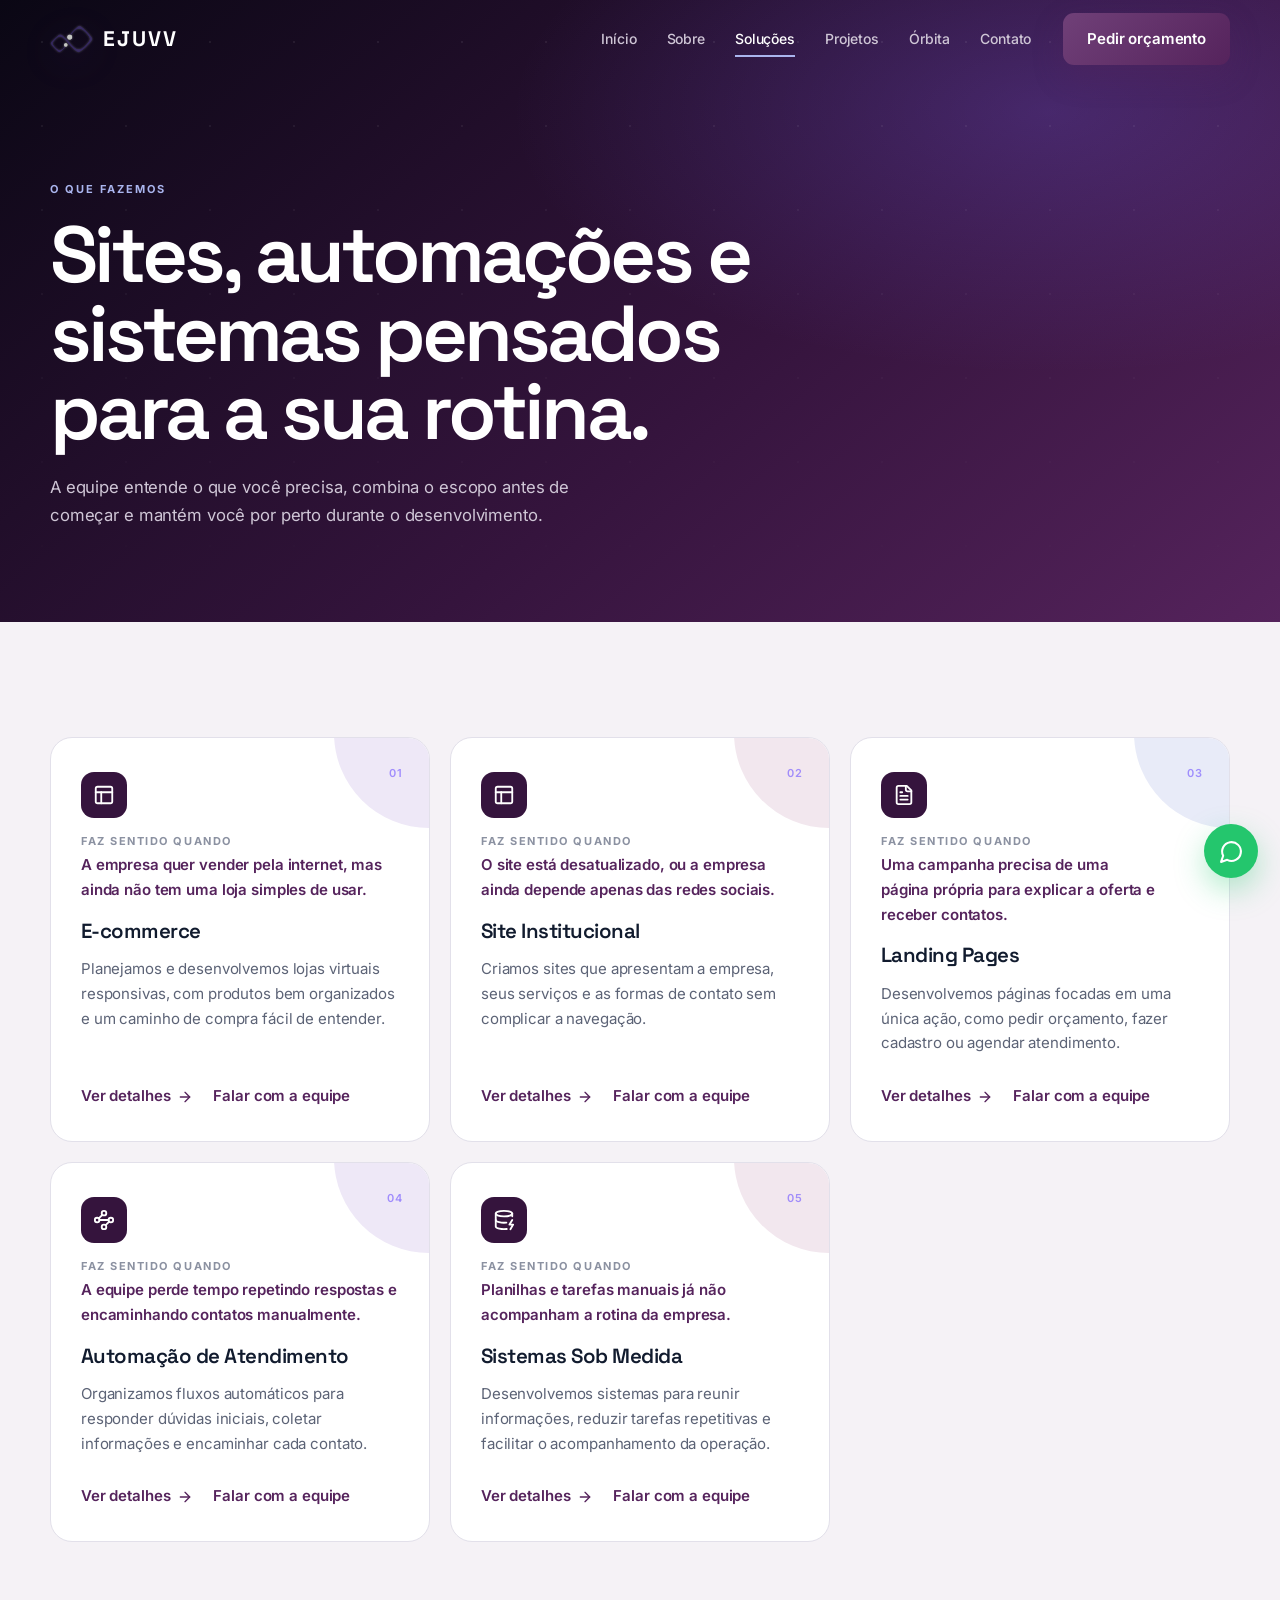
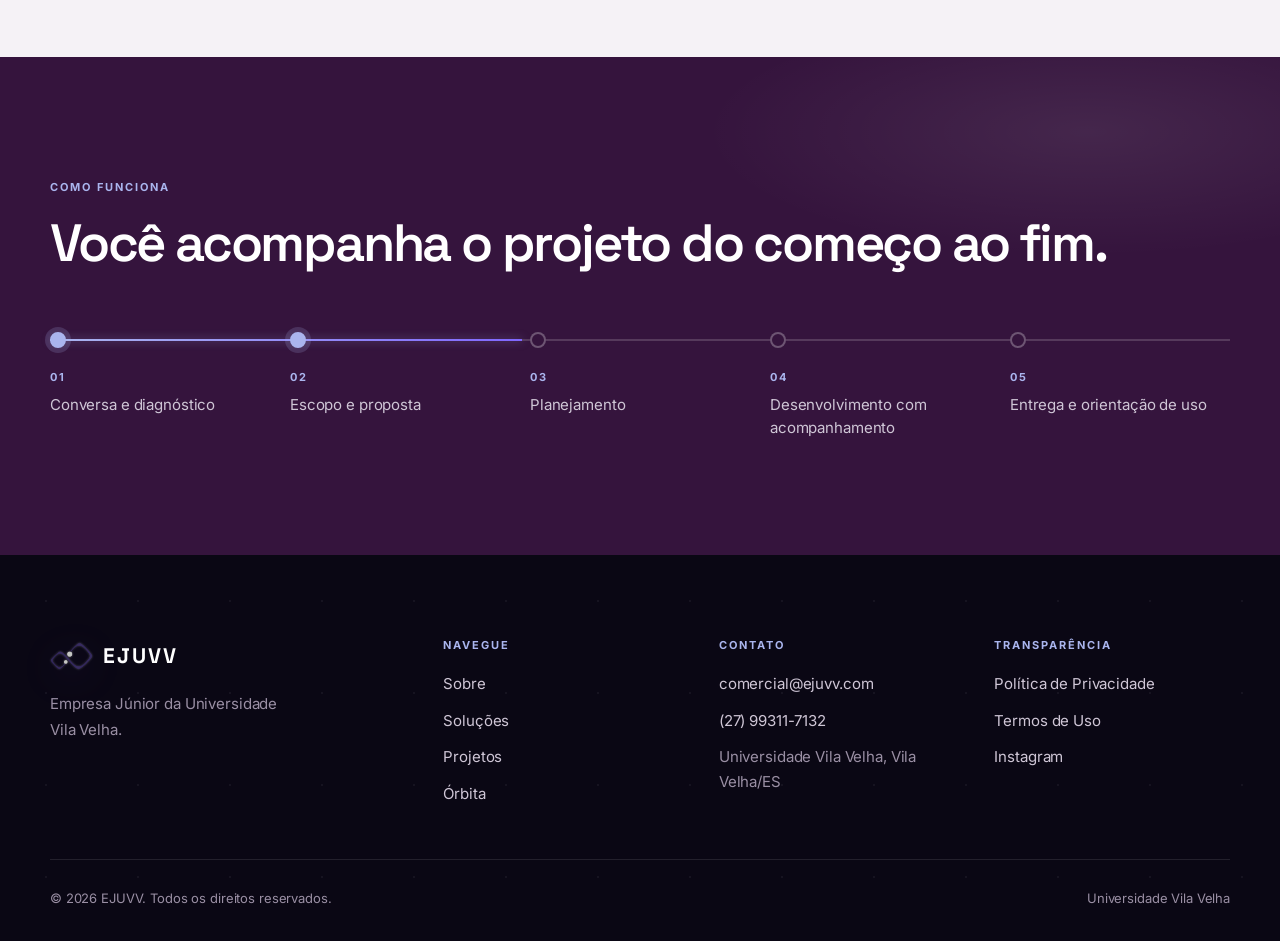
<file: solucoes/index.html>
<!doctype html>
<html lang="pt-BR">
<head>
<meta charset="utf-8">
<meta name="viewport" content="width=device-width, initial-scale=1">
<title>Soluções | EJUVV</title>
<meta name="description" content="Conheça os serviços da EJUVV em sites, landing pages, e-commerce, automação de atendimento e sistemas sob medida.">
<link rel="canonical" href="https://ejuvv.com/solucoes/">
<meta property="og:title" content="Soluções | EJUVV">
<meta property="og:description" content="Conheça os serviços da EJUVV em sites, landing pages, e-commerce, automação de atendimento e sistemas sob medida.">
<meta property="og:type" content="website">
<meta property="og:locale" content="pt_BR">
<meta property="og:url" content="https://ejuvv.com/solucoes/">
<meta property="og:image" content="https://ejuvv.com/og.png">
<meta name="twitter:card" content="summary_large_image">
<meta name="theme-color" content="#35143d">
<link rel="icon" href="/favicon.svg" type="image/svg+xml">
<link rel="apple-touch-icon" href="/apple-touch-icon.png">
<link rel="preload" href="/assets/fonts/space-grotesk-latin.woff2" as="font" type="font/woff2" crossorigin>
<link rel="preload" href="/assets/fonts/inter-latin.woff2" as="font" type="font/woff2" crossorigin>
<link rel="stylesheet" href="/assets/css/base.css">
<link rel="stylesheet" href="/assets/css/layout.css">
<link rel="stylesheet" href="/assets/css/components.css">
<link rel="stylesheet" href="/assets/css/motion.css">
<link rel="modulepreload" href="/assets/js/vendor/anime.esm.min.js">
<script>document.documentElement.classList.add('js')</script>
</head>
<body>
<a class="skip-link" href="#main">Pular para o conteúdo</a>

<header class="header">
  <div class="header-inner">
    <a class="brand" href="/" aria-label="EJUVV, início">
      <img class="brand-mark" src="/assets/img/logo-ejuvv-symbol.png" alt="" aria-hidden="true">
      <span>EJUVV</span>
    </a>
    <nav class="desktop-nav" aria-label="Navegação principal">
      <a href="/">Início</a>
      <a href="/sobre/">Sobre</a>
      <a href="/solucoes/" aria-current="page">Soluções</a>
      <a href="/projetos/">Projetos</a>
      <a href="/orbita/">Órbita</a>
      <a href="/contato/">Contato</a>
    </nav>
    <a class="btn btn-primary" href="/contato/" data-magnetic>Pedir orçamento</a>
    <button class="menu-toggle" type="button" aria-expanded="false" aria-controls="mobile-menu" aria-label="Abrir menu">
      <svg aria-hidden="true" class="icon-open"><use href="/assets/img/icons.svg#i-menu"/></svg>
      <svg aria-hidden="true" class="icon-close" hidden><use href="/assets/img/icons.svg#i-x"/></svg>
    </button>
  </div>
</header>

<div class="mobile-menu" id="mobile-menu" aria-hidden="true">
  <a class="m-link" href="/">Início <svg aria-hidden="true"><use href="/assets/img/icons.svg#i-chevron-right"/></svg></a>
  <a class="m-link" href="/sobre/">Sobre <svg aria-hidden="true"><use href="/assets/img/icons.svg#i-chevron-right"/></svg></a>
  <a class="m-link" href="/solucoes/">Soluções <svg aria-hidden="true"><use href="/assets/img/icons.svg#i-chevron-right"/></svg></a>
  <a class="m-link" href="/projetos/">Projetos <svg aria-hidden="true"><use href="/assets/img/icons.svg#i-chevron-right"/></svg></a>
  <a class="m-link" href="/orbita/">Órbita <svg aria-hidden="true"><use href="/assets/img/icons.svg#i-chevron-right"/></svg></a>
  <a class="m-link" href="/contato/">Contato <svg aria-hidden="true"><use href="/assets/img/icons.svg#i-chevron-right"/></svg></a>
  <a class="btn btn-primary" href="/orbita/">Faça parte da EJUVV <svg aria-hidden="true"><use href="/assets/img/icons.svg#i-arrow-right"/></svg></a>
</div>

<main id="main">

    <section class="page-hero">
      <div class="container">
        <span class="eyebrow">O que fazemos</span>
        <h1>Sites, automações e sistemas pensados para a sua rotina.</h1>
        <p>A equipe entende o que você precisa, combina o escopo antes de começar e mantém você por perto durante o desenvolvimento.</p>
      </div>
    </section>

    <section class="section soft">
      <div class="container">
        <div class="service-grid">

          <article class="service-card" data-reveal="stagger" data-reveal-group="svc" style="--tone:#eee8f7">
            <span class="card-num">01</span>
            <div class="service-icon"><svg aria-hidden="true"><use href="/assets/img/icons.svg#i-panels"/></svg></div>
            <p class="service-problem"><small>Faz sentido quando</small><strong>A empresa quer vender pela internet, mas ainda não tem uma loja simples de usar.</strong></p>
            <h3>E-commerce</h3>
            <p>Planejamos e desenvolvemos lojas virtuais responsivas, com produtos bem organizados e um caminho de compra fácil de entender.</p>
            <div class="service-actions">
              <a class="text-link" href="/solucoes/e-commerce/">Ver detalhes <svg aria-hidden="true"><use href="/assets/img/icons.svg#i-arrow-right"/></svg></a>
              <a class="text-link" href="/contato/?servico=e-commerce">Falar com a equipe</a>
            </div>
          </article>

          <article class="service-card" data-reveal="stagger" data-reveal-group="svc" style="--tone:#f2e7ee">
            <span class="card-num">02</span>
            <div class="service-icon"><svg aria-hidden="true"><use href="/assets/img/icons.svg#i-panels"/></svg></div>
            <p class="service-problem"><small>Faz sentido quando</small><strong>O site está desatualizado, ou a empresa ainda depende apenas das redes sociais.</strong></p>
            <h3>Site Institucional</h3>
            <p>Criamos sites que apresentam a empresa, seus serviços e as formas de contato sem complicar a navegação.</p>
            <div class="service-actions">
              <a class="text-link" href="/solucoes/site-institucional/">Ver detalhes <svg aria-hidden="true"><use href="/assets/img/icons.svg#i-arrow-right"/></svg></a>
              <a class="text-link" href="/contato/?servico=site-institucional">Falar com a equipe</a>
            </div>
          </article>

          <article class="service-card" data-reveal="stagger" data-reveal-group="svc" style="--tone:#e8ebf8">
            <span class="card-num">03</span>
            <div class="service-icon"><svg aria-hidden="true"><use href="/assets/img/icons.svg#i-file-text"/></svg></div>
            <p class="service-problem"><small>Faz sentido quando</small><strong>Uma campanha precisa de uma página própria para explicar a oferta e receber contatos.</strong></p>
            <h3>Landing Pages</h3>
            <p>Desenvolvemos páginas focadas em uma única ação, como pedir orçamento, fazer cadastro ou agendar atendimento.</p>
            <div class="service-actions">
              <a class="text-link" href="/solucoes/landing-pages/">Ver detalhes <svg aria-hidden="true"><use href="/assets/img/icons.svg#i-arrow-right"/></svg></a>
              <a class="text-link" href="/contato/?servico=landing-pages">Falar com a equipe</a>
            </div>
          </article>

          <article class="service-card" data-reveal="stagger" data-reveal-group="svc" style="--tone:#eee8f7">
            <span class="card-num">04</span>
            <div class="service-icon"><svg aria-hidden="true"><use href="/assets/img/icons.svg#i-waypoints"/></svg></div>
            <p class="service-problem"><small>Faz sentido quando</small><strong>A equipe perde tempo repetindo respostas e encaminhando contatos manualmente.</strong></p>
            <h3>Automação de Atendimento</h3>
            <p>Organizamos fluxos automáticos para responder dúvidas iniciais, coletar informações e encaminhar cada contato.</p>
            <div class="service-actions">
              <a class="text-link" href="/solucoes/automacao-de-atendimento/">Ver detalhes <svg aria-hidden="true"><use href="/assets/img/icons.svg#i-arrow-right"/></svg></a>
              <a class="text-link" href="/contato/?servico=automacao-de-atendimento">Falar com a equipe</a>
            </div>
          </article>

          <article class="service-card" data-reveal="stagger" data-reveal-group="svc" style="--tone:#f2e7ee">
            <span class="card-num">05</span>
            <div class="service-icon"><svg aria-hidden="true"><use href="/assets/img/icons.svg#i-database"/></svg></div>
            <p class="service-problem"><small>Faz sentido quando</small><strong>Planilhas e tarefas manuais já não acompanham a rotina da empresa.</strong></p>
            <h3>Sistemas Sob Medida</h3>
            <p>Desenvolvemos sistemas para reunir informações, reduzir tarefas repetitivas e facilitar o acompanhamento da operação.</p>
            <div class="service-actions">
              <a class="text-link" href="/solucoes/sistemas-sob-medida/">Ver detalhes <svg aria-hidden="true"><use href="/assets/img/icons.svg#i-arrow-right"/></svg></a>
              <a class="text-link" href="/contato/?servico=sistemas-sob-medida">Falar com a equipe</a>
            </div>
          </article>
        </div>
      </div>
    </section>

    <section class="section on-dark" style="background:radial-gradient(ellipse 60% 50% at 85% 15%,rgba(255,255,255,.08),transparent 50%),var(--deep)">
      <div class="container">
        <div data-reveal>
          <span class="eyebrow">Como funciona</span>
          <h2>Você acompanha o projeto do começo ao fim.</h2>
        </div>

        <div class="timeline">
          <div class="timeline-progress"></div>
          <div class="t-step"><span>01</span><p>Conversa e diagnóstico</p></div>
          <div class="t-step"><span>02</span><p>Escopo e proposta</p></div>
          <div class="t-step"><span>03</span><p>Planejamento</p></div>
          <div class="t-step"><span>04</span><p>Desenvolvimento com acompanhamento</p></div>
          <div class="t-step"><span>05</span><p>Entrega e orientação de uso</p></div>
        </div>
      </div>
    </section>
</main>

<footer class="footer">
  <div class="container">
    <div class="footer-grid">
      <div>
        <span class="brand"><img class="brand-mark" src="/assets/img/logo-ejuvv-symbol.png" alt="" aria-hidden="true"> EJUVV</span>
        <p class="footer-tagline">Empresa Júnior da Universidade Vila Velha.</p>
      </div>
      <div class="footer-col">
        <h3>Navegue</h3>
        <ul>
          <li><a href="/sobre/">Sobre</a></li>
          <li><a href="/solucoes/">Soluções</a></li>
          <li><a href="/projetos/">Projetos</a></li>
          <li><a href="/orbita/">Órbita</a></li>
        </ul>
      </div>
      <div class="footer-col">
        <h3>Contato</h3>
        <ul>
          <li><a href="mailto:comercial@ejuvv.com">comercial@ejuvv.com</a></li>
          <li><a href="https://wa.me/5527993117132" target="_blank" rel="noreferrer">(27) 99311-7132</a></li>
          <li><span>Universidade Vila Velha, Vila Velha/ES</span></li>
        </ul>
      </div>
      <div class="footer-col">
        <h3>Transparência</h3>
        <ul>
          <li><a href="/politica-de-privacidade/">Política de Privacidade</a></li>
          <li><a href="/termos-de-uso/">Termos de Uso</a></li>
          <li><a href="https://instagram.com/ejuvv" target="_blank" rel="noopener noreferrer">Instagram</a></li>
        </ul>
      </div>
    </div>
    <div class="footer-bottom">
      <span>© <span id="year">2026</span> EJUVV. Todos os direitos reservados.</span>
      <span>Universidade Vila Velha</span>
    </div>
  </div>
</footer>

<a class="wa-float" href="https://wa.me/5527993117132" target="_blank" rel="noreferrer" aria-label="Conversar pelo WhatsApp">
  <svg aria-hidden="true"><use href="/assets/img/icons.svg#i-message-circle"/></svg>
</a>

<script>document.getElementById('year').textContent = new Date().getFullYear()</script>
<script type="module" src="/assets/js/pages/inner.js"></script>
</body>
</html>
</file>
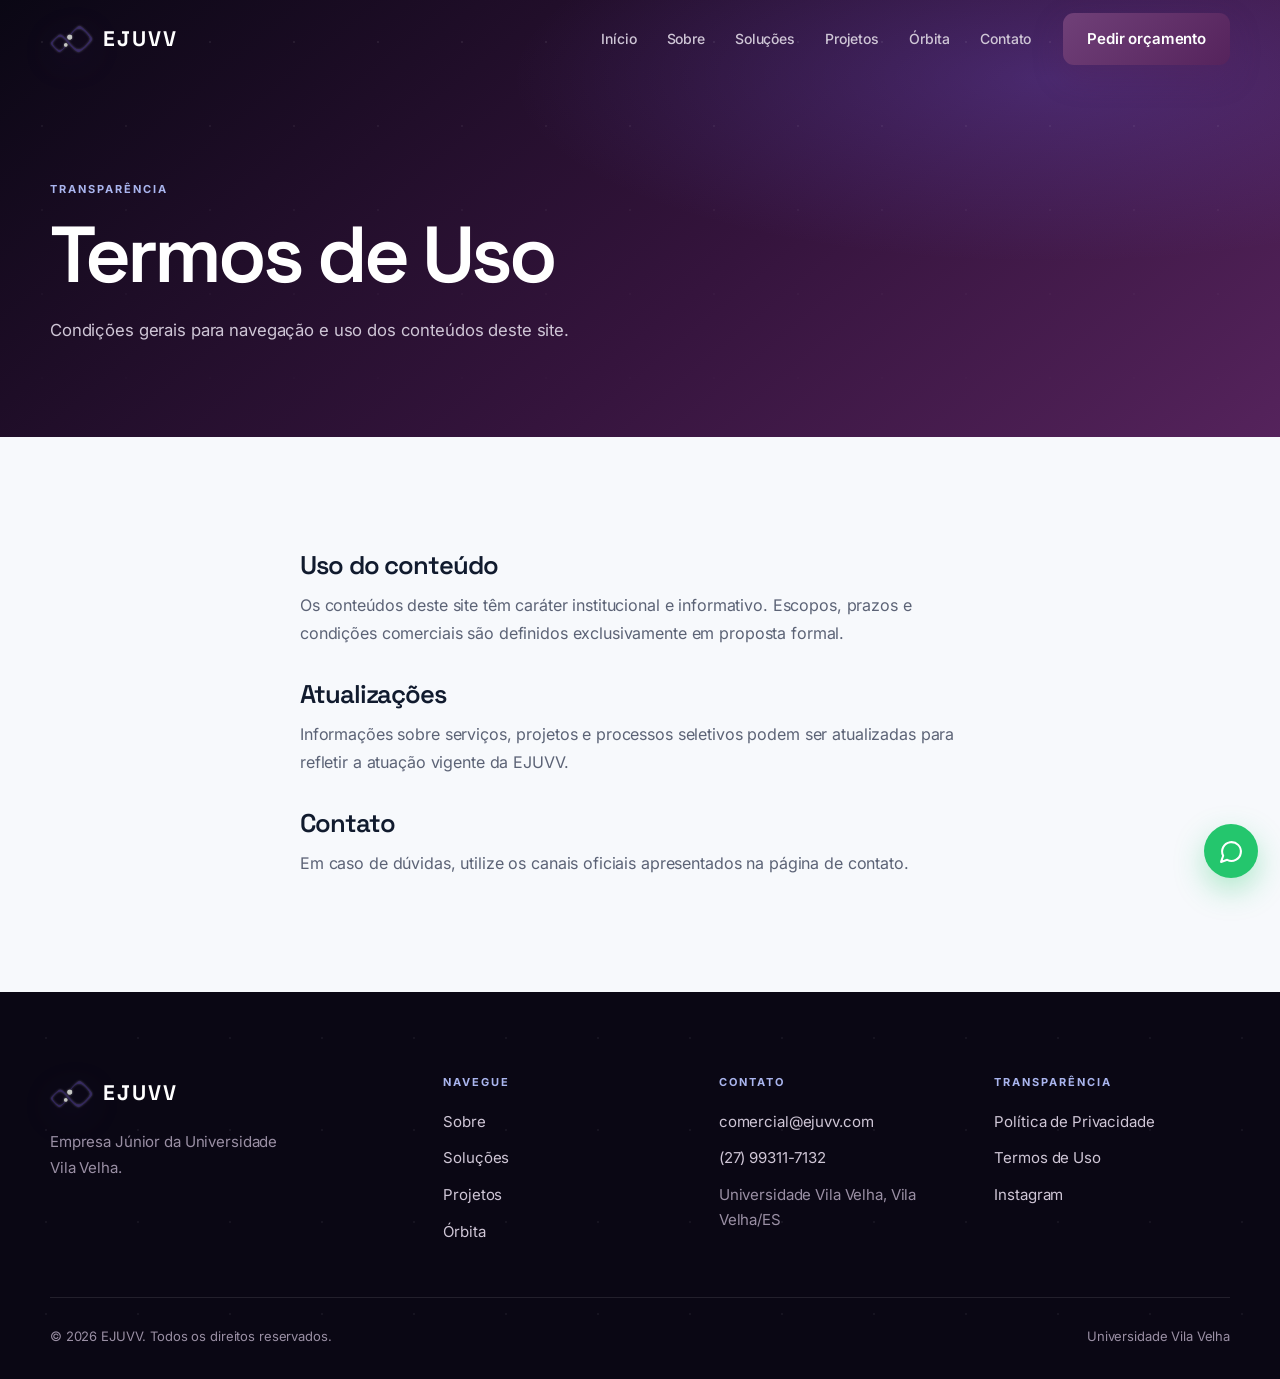
<file: termos-de-uso/index.html>
<!doctype html>
<html lang="pt-BR">
<head>
<meta charset="utf-8">
<meta name="viewport" content="width=device-width, initial-scale=1">
<title>Termos de Uso | EJUVV</title>
<meta name="description" content="Condições gerais para navegação e uso dos conteúdos deste site.">
<link rel="canonical" href="https://ejuvv.com/termos-de-uso/">
<meta property="og:title" content="Termos de Uso | EJUVV">
<meta property="og:description" content="Condições gerais para navegação e uso dos conteúdos deste site.">
<meta property="og:type" content="website">
<meta property="og:locale" content="pt_BR">
<meta property="og:url" content="https://ejuvv.com/termos-de-uso/">
<meta property="og:image" content="https://ejuvv.com/og.png">
<meta name="twitter:card" content="summary_large_image">
<meta name="theme-color" content="#35143d">
<link rel="icon" href="/favicon.svg" type="image/svg+xml">
<link rel="apple-touch-icon" href="/apple-touch-icon.png">
<link rel="preload" href="/assets/fonts/space-grotesk-latin.woff2" as="font" type="font/woff2" crossorigin>
<link rel="preload" href="/assets/fonts/inter-latin.woff2" as="font" type="font/woff2" crossorigin>
<link rel="stylesheet" href="/assets/css/base.css">
<link rel="stylesheet" href="/assets/css/layout.css">
<link rel="stylesheet" href="/assets/css/components.css">
<link rel="stylesheet" href="/assets/css/motion.css">
<link rel="modulepreload" href="/assets/js/vendor/anime.esm.min.js">
<script>document.documentElement.classList.add('js')</script>
</head>
<body>
<a class="skip-link" href="#main">Pular para o conteúdo</a>

<header class="header">
  <div class="header-inner">
    <a class="brand" href="/" aria-label="EJUVV, início">
      <img class="brand-mark" src="/assets/img/logo-ejuvv-symbol.png" alt="" aria-hidden="true">
      <span>EJUVV</span>
    </a>
    <nav class="desktop-nav" aria-label="Navegação principal">
      <a href="/">Início</a>
      <a href="/sobre/">Sobre</a>
      <a href="/solucoes/">Soluções</a>
      <a href="/projetos/">Projetos</a>
      <a href="/orbita/">Órbita</a>
      <a href="/contato/">Contato</a>
    </nav>
    <a class="btn btn-primary" href="/contato/" data-magnetic>Pedir orçamento</a>
    <button class="menu-toggle" type="button" aria-expanded="false" aria-controls="mobile-menu" aria-label="Abrir menu">
      <svg aria-hidden="true" class="icon-open"><use href="/assets/img/icons.svg#i-menu"/></svg>
      <svg aria-hidden="true" class="icon-close" hidden><use href="/assets/img/icons.svg#i-x"/></svg>
    </button>
  </div>
</header>

<div class="mobile-menu" id="mobile-menu" aria-hidden="true">
  <a class="m-link" href="/">Início <svg aria-hidden="true"><use href="/assets/img/icons.svg#i-chevron-right"/></svg></a>
  <a class="m-link" href="/sobre/">Sobre <svg aria-hidden="true"><use href="/assets/img/icons.svg#i-chevron-right"/></svg></a>
  <a class="m-link" href="/solucoes/">Soluções <svg aria-hidden="true"><use href="/assets/img/icons.svg#i-chevron-right"/></svg></a>
  <a class="m-link" href="/projetos/">Projetos <svg aria-hidden="true"><use href="/assets/img/icons.svg#i-chevron-right"/></svg></a>
  <a class="m-link" href="/orbita/">Órbita <svg aria-hidden="true"><use href="/assets/img/icons.svg#i-chevron-right"/></svg></a>
  <a class="m-link" href="/contato/">Contato <svg aria-hidden="true"><use href="/assets/img/icons.svg#i-chevron-right"/></svg></a>
  <a class="btn btn-primary" href="/orbita/">Faça parte da EJUVV <svg aria-hidden="true"><use href="/assets/img/icons.svg#i-arrow-right"/></svg></a>
</div>

<main id="main">

    <section class="page-hero">
      <div class="container">
        <span class="eyebrow">Transparência</span>
        <h1>Termos de Uso</h1>
        <p>Condições gerais para navegação e uso dos conteúdos deste site.</p>
      </div>
    </section>

    <section class="section">
      <div class="container prose" data-reveal>
        <div><h2>Uso do conteúdo</h2><p>Os conteúdos deste site têm caráter institucional e informativo. Escopos, prazos e condições comerciais são definidos exclusivamente em proposta formal.</p></div>
        <div><h2>Atualizações</h2><p>Informações sobre serviços, projetos e processos seletivos podem ser atualizadas para refletir a atuação vigente da EJUVV.</p></div>
        <div><h2>Contato</h2><p>Em caso de dúvidas, utilize os canais oficiais apresentados na página de contato.</p></div>
      </div>
    </section>
</main>

<footer class="footer">
  <div class="container">
    <div class="footer-grid">
      <div>
        <span class="brand"><img class="brand-mark" src="/assets/img/logo-ejuvv-symbol.png" alt="" aria-hidden="true"> EJUVV</span>
        <p class="footer-tagline">Empresa Júnior da Universidade Vila Velha.</p>
      </div>
      <div class="footer-col">
        <h3>Navegue</h3>
        <ul>
          <li><a href="/sobre/">Sobre</a></li>
          <li><a href="/solucoes/">Soluções</a></li>
          <li><a href="/projetos/">Projetos</a></li>
          <li><a href="/orbita/">Órbita</a></li>
        </ul>
      </div>
      <div class="footer-col">
        <h3>Contato</h3>
        <ul>
          <li><a href="mailto:comercial@ejuvv.com">comercial@ejuvv.com</a></li>
          <li><a href="https://wa.me/5527993117132" target="_blank" rel="noreferrer">(27) 99311-7132</a></li>
          <li><span>Universidade Vila Velha, Vila Velha/ES</span></li>
        </ul>
      </div>
      <div class="footer-col">
        <h3>Transparência</h3>
        <ul>
          <li><a href="/politica-de-privacidade/">Política de Privacidade</a></li>
          <li><a href="/termos-de-uso/">Termos de Uso</a></li>
          <li><a href="https://instagram.com/ejuvv" target="_blank" rel="noopener noreferrer">Instagram</a></li>
        </ul>
      </div>
    </div>
    <div class="footer-bottom">
      <span>© <span id="year">2026</span> EJUVV. Todos os direitos reservados.</span>
      <span>Universidade Vila Velha</span>
    </div>
  </div>
</footer>

<a class="wa-float" href="https://wa.me/5527993117132" target="_blank" rel="noreferrer" aria-label="Conversar pelo WhatsApp">
  <svg aria-hidden="true"><use href="/assets/img/icons.svg#i-message-circle"/></svg>
</a>

<script>document.getElementById('year').textContent = new Date().getFullYear()</script>
<script type="module" src="/assets/js/pages/inner.js"></script>
</body>
</html>
</file>
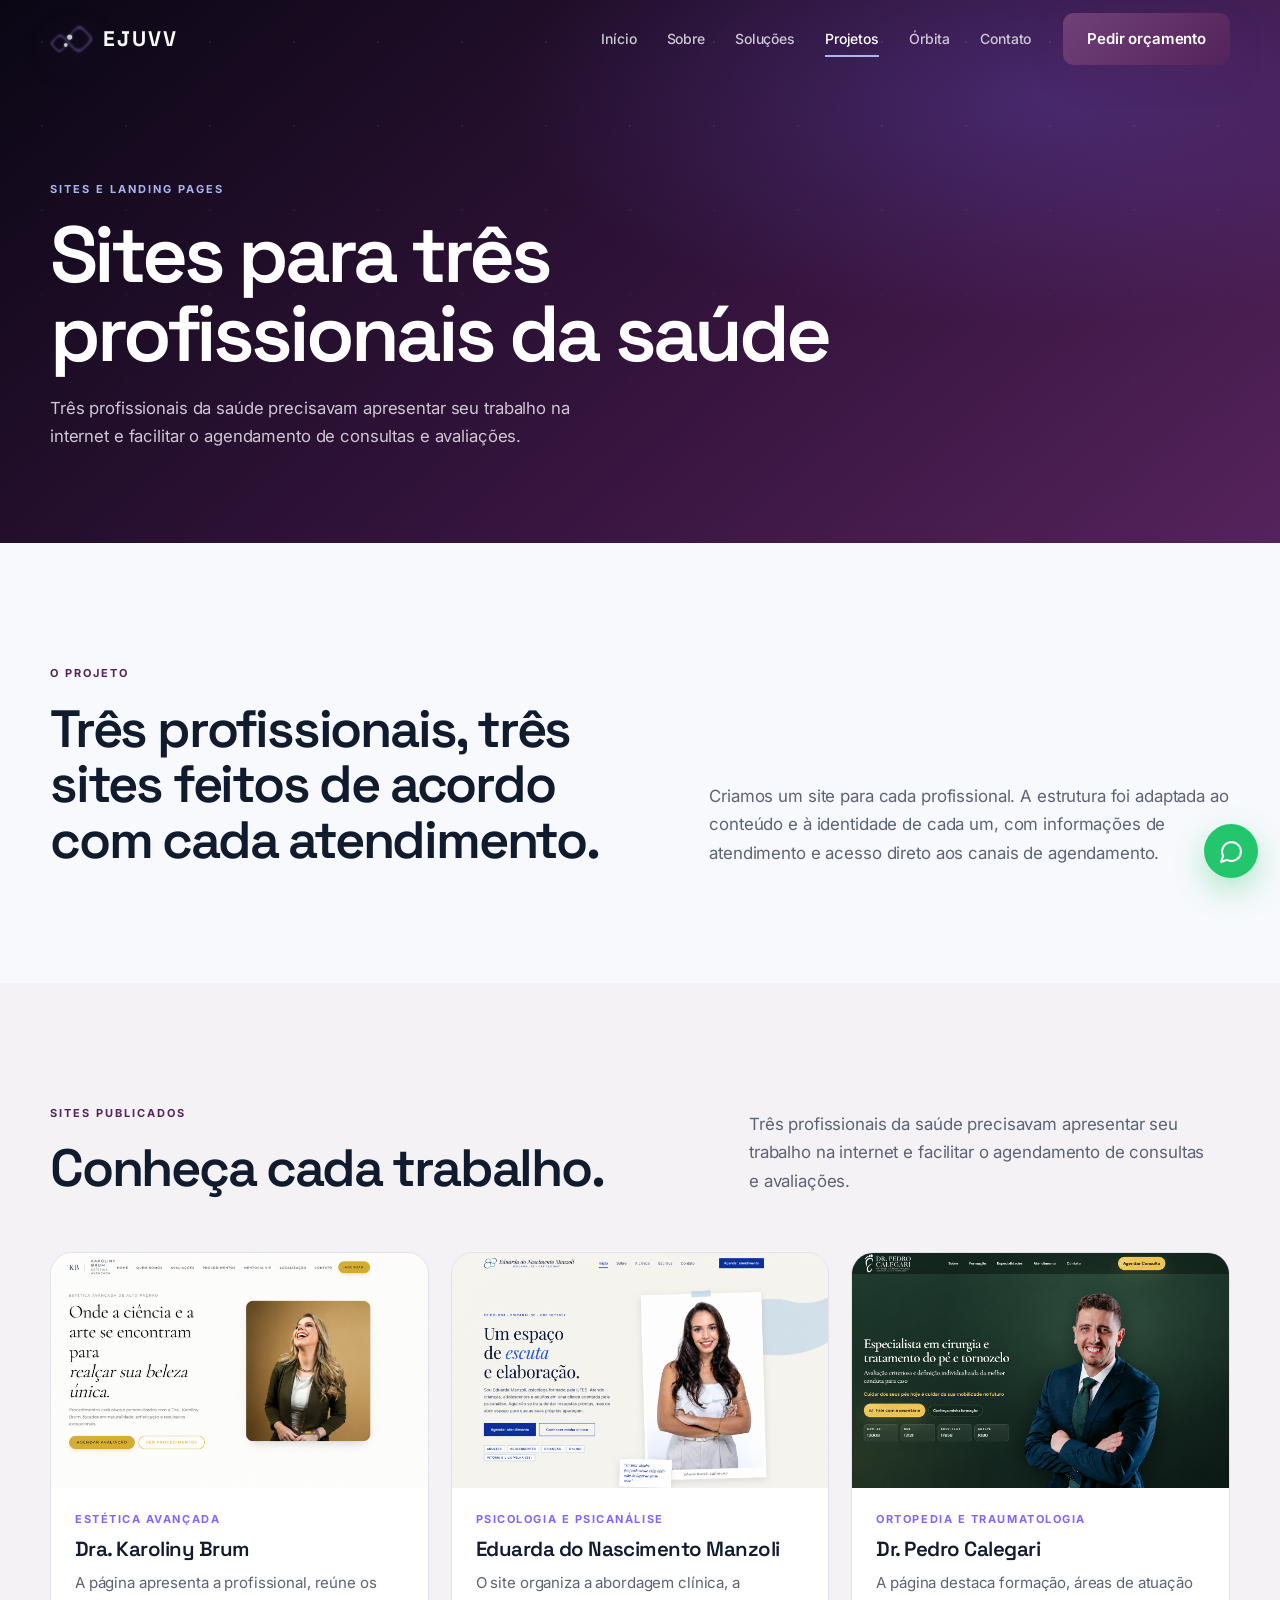
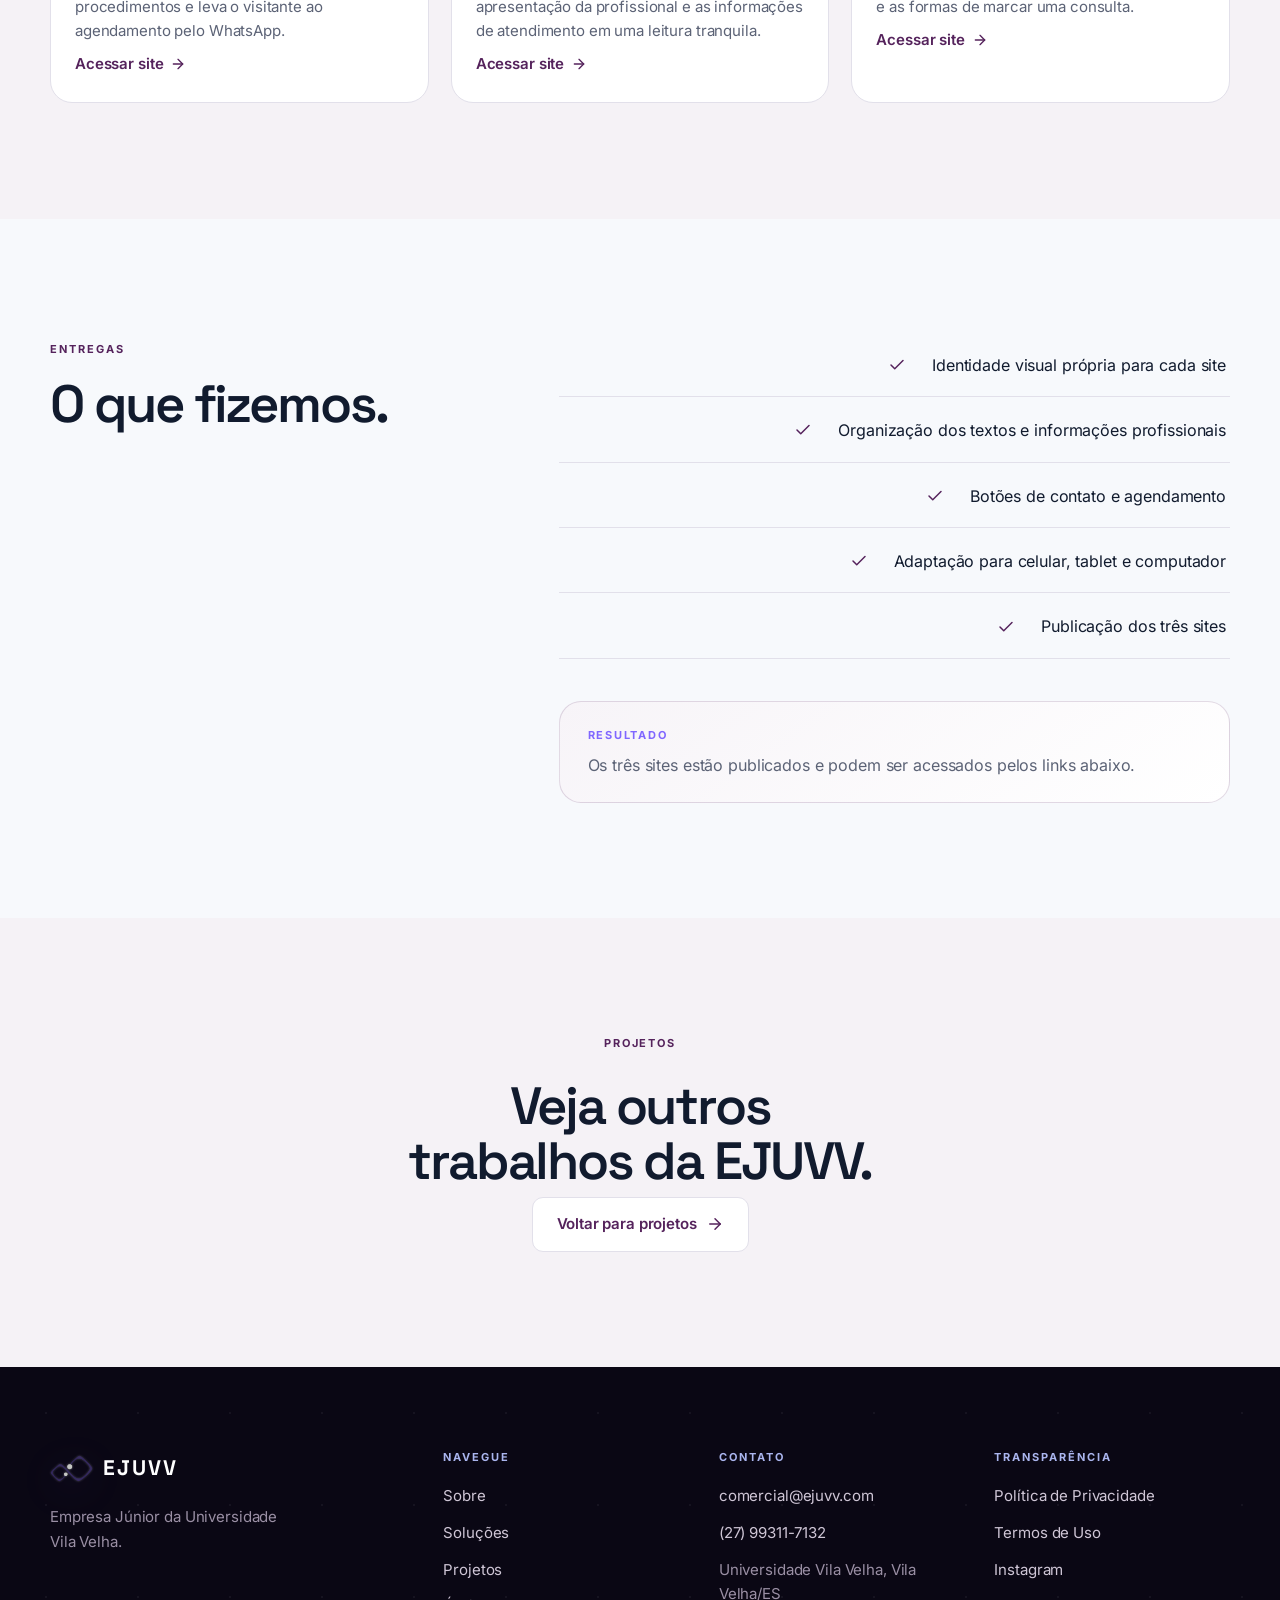
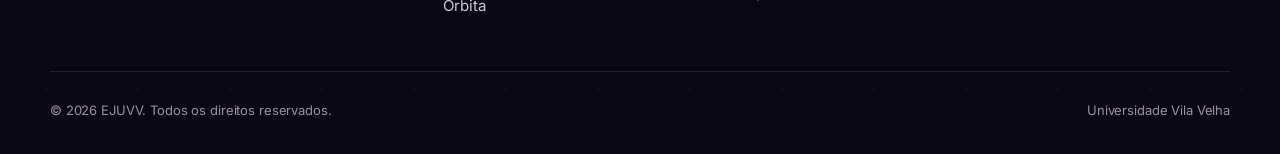
<file: projetos/sites-profissionais-saude/index.html>
<!doctype html>
<html lang="pt-BR">
<head>
<meta charset="utf-8">
<meta name="viewport" content="width=device-width, initial-scale=1">
<title>Sites para três profissionais da saúde | EJUVV</title>
<meta name="description" content="Três profissionais da saúde precisavam apresentar seu trabalho na internet e facilitar o agendamento de consultas e avaliações.">
<link rel="canonical" href="https://ejuvv.com/projetos/sites-profissionais-saude/">
<meta property="og:title" content="Sites para três profissionais da saúde | EJUVV">
<meta property="og:description" content="Três profissionais da saúde precisavam apresentar seu trabalho na internet e facilitar o agendamento de consultas e avaliações.">
<meta property="og:type" content="website">
<meta property="og:locale" content="pt_BR">
<meta property="og:url" content="https://ejuvv.com/projetos/sites-profissionais-saude/">
<meta property="og:image" content="https://ejuvv.com/og.png">
<meta name="twitter:card" content="summary_large_image">
<meta name="theme-color" content="#35143d">
<link rel="icon" href="/favicon.svg" type="image/svg+xml">
<link rel="apple-touch-icon" href="/apple-touch-icon.png">
<link rel="preload" href="/assets/fonts/space-grotesk-latin.woff2" as="font" type="font/woff2" crossorigin>
<link rel="preload" href="/assets/fonts/inter-latin.woff2" as="font" type="font/woff2" crossorigin>
<link rel="stylesheet" href="/assets/css/base.css">
<link rel="stylesheet" href="/assets/css/layout.css">
<link rel="stylesheet" href="/assets/css/components.css">
<link rel="stylesheet" href="/assets/css/motion.css">
<link rel="modulepreload" href="/assets/js/vendor/anime.esm.min.js">
<script>document.documentElement.classList.add('js')</script>
</head>
<body>
<a class="skip-link" href="#main">Pular para o conteúdo</a>

<header class="header">
  <div class="header-inner">
    <a class="brand" href="/" aria-label="EJUVV, início">
      <img class="brand-mark" src="/assets/img/logo-ejuvv-symbol.png" alt="" aria-hidden="true">
      <span>EJUVV</span>
    </a>
    <nav class="desktop-nav" aria-label="Navegação principal">
      <a href="/">Início</a>
      <a href="/sobre/">Sobre</a>
      <a href="/solucoes/">Soluções</a>
      <a href="/projetos/" aria-current="page">Projetos</a>
      <a href="/orbita/">Órbita</a>
      <a href="/contato/">Contato</a>
    </nav>
    <a class="btn btn-primary" href="/contato/" data-magnetic>Pedir orçamento</a>
    <button class="menu-toggle" type="button" aria-expanded="false" aria-controls="mobile-menu" aria-label="Abrir menu">
      <svg aria-hidden="true" class="icon-open"><use href="/assets/img/icons.svg#i-menu"/></svg>
      <svg aria-hidden="true" class="icon-close" hidden><use href="/assets/img/icons.svg#i-x"/></svg>
    </button>
  </div>
</header>

<div class="mobile-menu" id="mobile-menu" aria-hidden="true">
  <a class="m-link" href="/">Início <svg aria-hidden="true"><use href="/assets/img/icons.svg#i-chevron-right"/></svg></a>
  <a class="m-link" href="/sobre/">Sobre <svg aria-hidden="true"><use href="/assets/img/icons.svg#i-chevron-right"/></svg></a>
  <a class="m-link" href="/solucoes/">Soluções <svg aria-hidden="true"><use href="/assets/img/icons.svg#i-chevron-right"/></svg></a>
  <a class="m-link" href="/projetos/">Projetos <svg aria-hidden="true"><use href="/assets/img/icons.svg#i-chevron-right"/></svg></a>
  <a class="m-link" href="/orbita/">Órbita <svg aria-hidden="true"><use href="/assets/img/icons.svg#i-chevron-right"/></svg></a>
  <a class="m-link" href="/contato/">Contato <svg aria-hidden="true"><use href="/assets/img/icons.svg#i-chevron-right"/></svg></a>
  <a class="btn btn-primary" href="/orbita/">Faça parte da EJUVV <svg aria-hidden="true"><use href="/assets/img/icons.svg#i-arrow-right"/></svg></a>
</div>

<main id="main">

    <section class="page-hero">
      <div class="container">
        <span class="eyebrow">Sites e landing pages</span>
        <h1>Sites para três profissionais da saúde</h1>
        <p>Três profissionais da saúde precisavam apresentar seu trabalho na internet e facilitar o agendamento de consultas e avaliações.</p>
      </div>
    </section>
<section class="section">
      <div class="container case-intro" data-reveal>
        <div>
          <span class="eyebrow">O projeto</span>
          <h2>Três profissionais, três sites feitos de acordo com cada atendimento.</h2>
        </div>
        <p>Criamos um site para cada profissional. A estrutura foi adaptada ao conteúdo e à identidade de cada um, com informações de atendimento e acesso direto aos canais de agendamento.</p>
      </div>
    </section>

    <section class="section soft">
      <div class="container">
        <div class="section-heading">
          <div data-reveal>
            <span class="eyebrow">Sites publicados</span>
            <h2>Conheça cada trabalho.</h2>
          </div>
          <p data-reveal data-reveal-delay="120">Três profissionais da saúde precisavam apresentar seu trabalho na internet e facilitar o agendamento de consultas e avaliações.</p>
        </div>
        <div class="case-site-grid">
          <article class="case-site-card">
            <a class="case-site-shot" href="https://drakarolinybrum.com/" target="_blank" rel="noreferrer">
              <img src="/assets/img/projects/site-karoliny-brum-home.png" alt="Home do site Dra. Karoliny Brum">
            </a>
            <div class="case-site-body">
              <small>Estética avançada</small>
              <h3>Dra. Karoliny Brum</h3>
              <p>A página apresenta a profissional, reúne os procedimentos e leva o visitante ao agendamento pelo WhatsApp.</p>
              <a class="text-link" href="https://drakarolinybrum.com/" target="_blank" rel="noreferrer">Acessar site <svg aria-hidden="true"><use href="/assets/img/icons.svg#i-arrow-right"/></svg></a>
            </div>
          </article>
          <article class="case-site-card">
            <a class="case-site-shot" href="https://eduardamanzolipsi.com.br/" target="_blank" rel="noreferrer">
              <img src="/assets/img/projects/site-eduarda-nascimento-home.png" alt="Home do site Eduarda do Nascimento Manzoli">
            </a>
            <div class="case-site-body">
              <small>Psicologia e psicanálise</small>
              <h3>Eduarda do Nascimento Manzoli</h3>
              <p>O site organiza a abordagem clínica, a apresentação da profissional e as informações de atendimento em uma leitura tranquila.</p>
              <a class="text-link" href="https://eduardamanzolipsi.com.br/" target="_blank" rel="noreferrer">Acessar site <svg aria-hidden="true"><use href="/assets/img/icons.svg#i-arrow-right"/></svg></a>
            </div>
          </article>
          <article class="case-site-card">
            <a class="case-site-shot" href="https://drpedrocalegari.com.br/" target="_blank" rel="noreferrer">
              <img src="/assets/img/projects/site-pedro-calegari-home.png" alt="Home do site Dr. Pedro Calegari">
            </a>
            <div class="case-site-body">
              <small>Ortopedia e traumatologia</small>
              <h3>Dr. Pedro Calegari</h3>
              <p>A página destaca formação, áreas de atuação e as formas de marcar uma consulta.</p>
              <a class="text-link" href="https://drpedrocalegari.com.br/" target="_blank" rel="noreferrer">Acessar site <svg aria-hidden="true"><use href="/assets/img/icons.svg#i-arrow-right"/></svg></a>
            </div>
          </article>
        </div>
      </div>
    </section>

    <section class="section">
      <div class="container case-details" data-reveal>
        <div>
          <span class="eyebrow">Entregas</span>
          <h2>O que fizemos.</h2>
        </div>
        <ul class="deliverables case-deliverables">
          <li><svg aria-hidden="true"><use href="/assets/img/icons.svg#i-check"/></svg><span>Identidade visual própria para cada site</span></li>
          <li><svg aria-hidden="true"><use href="/assets/img/icons.svg#i-check"/></svg><span>Organização dos textos e informações profissionais</span></li>
          <li><svg aria-hidden="true"><use href="/assets/img/icons.svg#i-check"/></svg><span>Botões de contato e agendamento</span></li>
          <li><svg aria-hidden="true"><use href="/assets/img/icons.svg#i-check"/></svg><span>Adaptação para celular, tablet e computador</span></li>
          <li><svg aria-hidden="true"><use href="/assets/img/icons.svg#i-check"/></svg><span>Publicação dos três sites</span></li>
        </ul>
        <div class="case-result">
          <small>Resultado</small>
          <p>Os três sites estão publicados e podem ser acessados pelos links abaixo.</p>
        </div>
      </div>
    </section>

    <section class="section soft">
      <div class="container cta-band" data-reveal>
        <span class="eyebrow">Projetos</span>
        <h2>Veja outros trabalhos da EJUVV.</h2>
        <a class="btn btn-outline" href="/projetos/">Voltar para projetos <svg aria-hidden="true"><use href="/assets/img/icons.svg#i-arrow-right"/></svg></a>
      </div>
    </section>
</main>

<footer class="footer">
  <div class="container">
    <div class="footer-grid">
      <div>
        <span class="brand"><img class="brand-mark" src="/assets/img/logo-ejuvv-symbol.png" alt="" aria-hidden="true"> EJUVV</span>
        <p class="footer-tagline">Empresa Júnior da Universidade Vila Velha.</p>
      </div>
      <div class="footer-col">
        <h3>Navegue</h3>
        <ul>
          <li><a href="/sobre/">Sobre</a></li>
          <li><a href="/solucoes/">Soluções</a></li>
          <li><a href="/projetos/">Projetos</a></li>
          <li><a href="/orbita/">Órbita</a></li>
        </ul>
      </div>
      <div class="footer-col">
        <h3>Contato</h3>
        <ul>
          <li><a href="mailto:comercial@ejuvv.com">comercial@ejuvv.com</a></li>
          <li><a href="https://wa.me/5527993117132" target="_blank" rel="noreferrer">(27) 99311-7132</a></li>
          <li><span>Universidade Vila Velha, Vila Velha/ES</span></li>
        </ul>
      </div>
      <div class="footer-col">
        <h3>Transparência</h3>
        <ul>
          <li><a href="/politica-de-privacidade/">Política de Privacidade</a></li>
          <li><a href="/termos-de-uso/">Termos de Uso</a></li>
          <li><a href="https://instagram.com/ejuvv" target="_blank" rel="noopener noreferrer">Instagram</a></li>
        </ul>
      </div>
    </div>
    <div class="footer-bottom">
      <span>© <span id="year">2026</span> EJUVV. Todos os direitos reservados.</span>
      <span>Universidade Vila Velha</span>
    </div>
  </div>
</footer>

<a class="wa-float" href="https://wa.me/5527993117132" target="_blank" rel="noreferrer" aria-label="Conversar pelo WhatsApp">
  <svg aria-hidden="true"><use href="/assets/img/icons.svg#i-message-circle"/></svg>
</a>

<script>document.getElementById('year').textContent = new Date().getFullYear()</script>
<script type="module" src="/assets/js/pages/inner.js"></script>
</body>
</html>
</file>
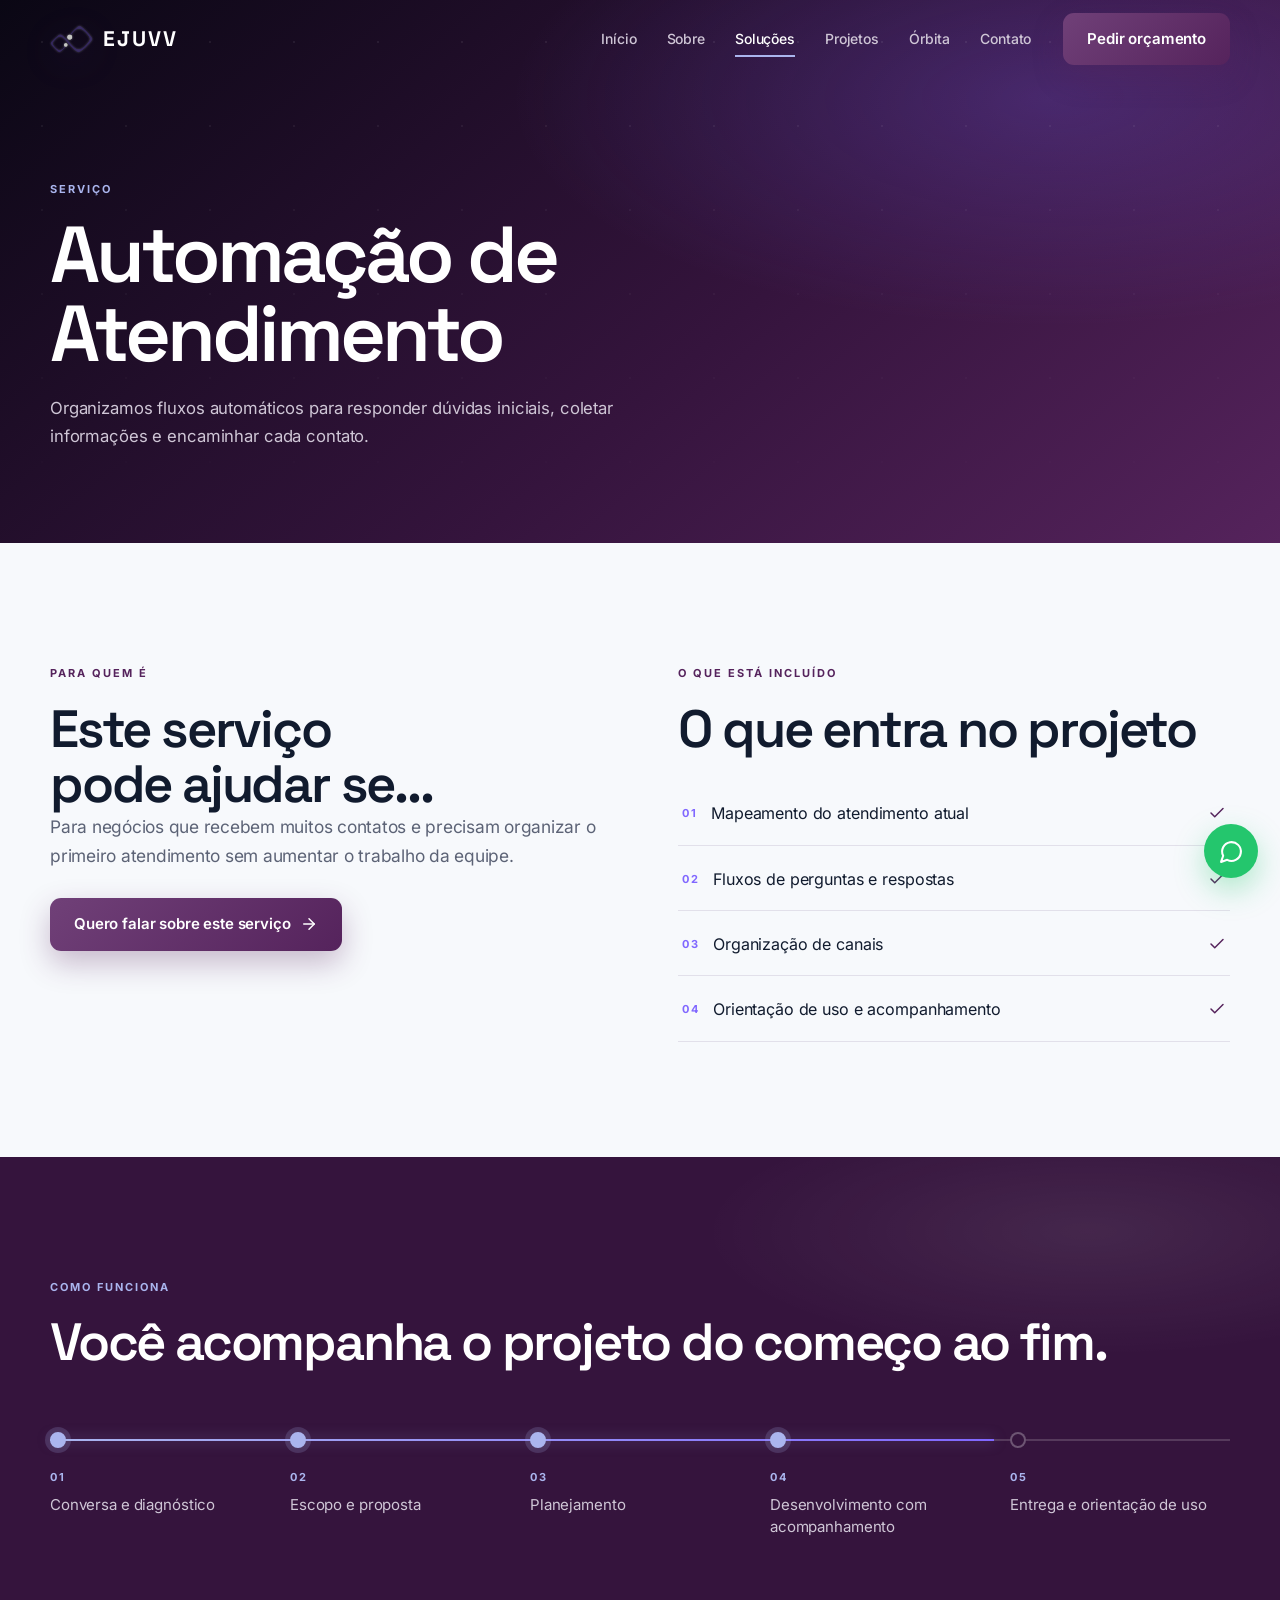
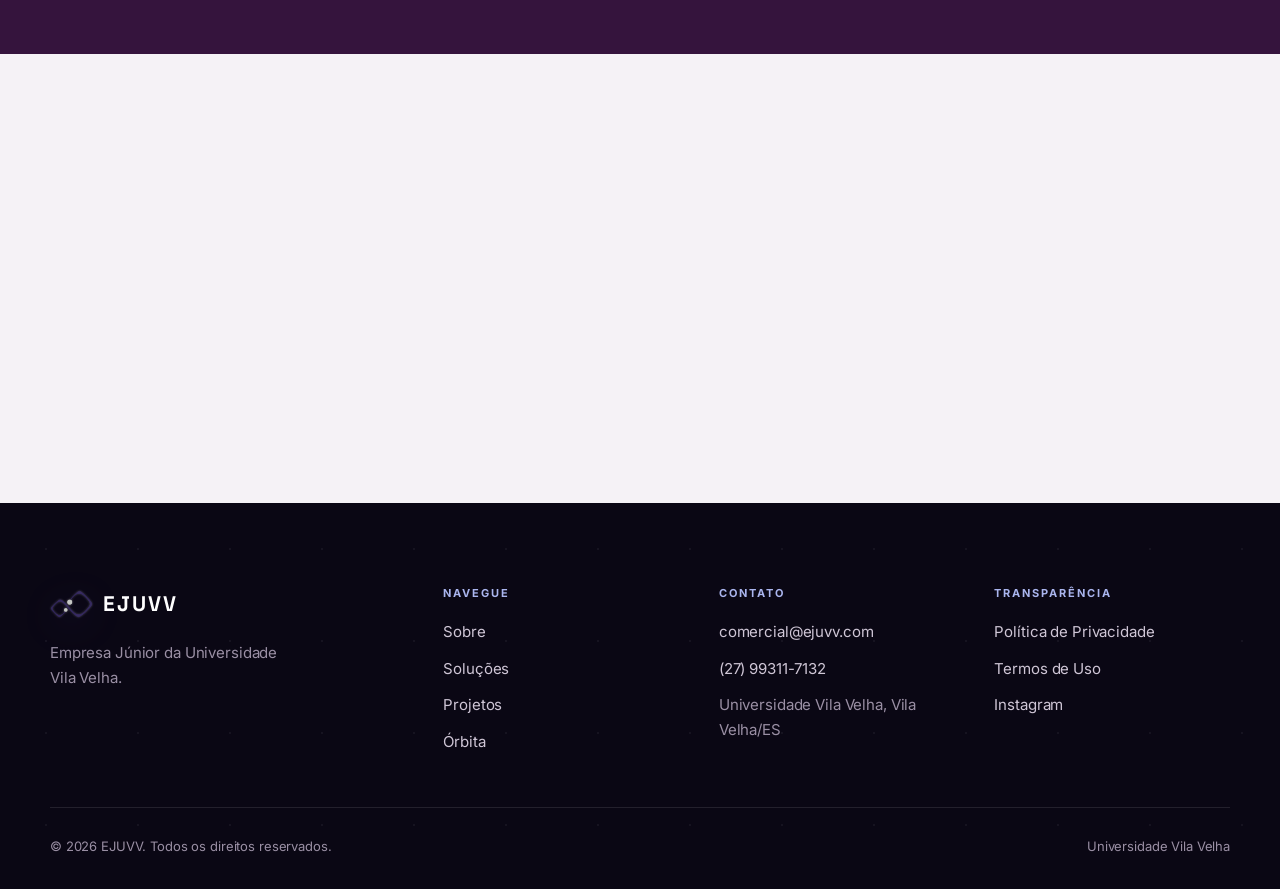
<file: solucoes/automacao-de-atendimento/index.html>
<!doctype html>
<html lang="pt-BR">
<head>
<meta charset="utf-8">
<meta name="viewport" content="width=device-width, initial-scale=1">
<title>Automação de Atendimento | EJUVV</title>
<meta name="description" content="Organizamos fluxos automáticos para responder dúvidas iniciais, coletar informações e encaminhar cada contato.">
<link rel="canonical" href="https://ejuvv.com/solucoes/automacao-de-atendimento/">
<meta property="og:title" content="Automação de Atendimento | EJUVV">
<meta property="og:description" content="Organizamos fluxos automáticos para responder dúvidas iniciais, coletar informações e encaminhar cada contato.">
<meta property="og:type" content="website">
<meta property="og:locale" content="pt_BR">
<meta property="og:url" content="https://ejuvv.com/solucoes/automacao-de-atendimento/">
<meta property="og:image" content="https://ejuvv.com/og.png">
<meta name="twitter:card" content="summary_large_image">
<meta name="theme-color" content="#35143d">
<link rel="icon" href="/favicon.svg" type="image/svg+xml">
<link rel="apple-touch-icon" href="/apple-touch-icon.png">
<link rel="preload" href="/assets/fonts/space-grotesk-latin.woff2" as="font" type="font/woff2" crossorigin>
<link rel="preload" href="/assets/fonts/inter-latin.woff2" as="font" type="font/woff2" crossorigin>
<link rel="stylesheet" href="/assets/css/base.css">
<link rel="stylesheet" href="/assets/css/layout.css">
<link rel="stylesheet" href="/assets/css/components.css">
<link rel="stylesheet" href="/assets/css/motion.css">
<link rel="modulepreload" href="/assets/js/vendor/anime.esm.min.js">
<script>document.documentElement.classList.add('js')</script>
</head>
<body>
<a class="skip-link" href="#main">Pular para o conteúdo</a>

<header class="header">
  <div class="header-inner">
    <a class="brand" href="/" aria-label="EJUVV, início">
      <img class="brand-mark" src="/assets/img/logo-ejuvv-symbol.png" alt="" aria-hidden="true">
      <span>EJUVV</span>
    </a>
    <nav class="desktop-nav" aria-label="Navegação principal">
      <a href="/">Início</a>
      <a href="/sobre/">Sobre</a>
      <a href="/solucoes/" aria-current="page">Soluções</a>
      <a href="/projetos/">Projetos</a>
      <a href="/orbita/">Órbita</a>
      <a href="/contato/">Contato</a>
    </nav>
    <a class="btn btn-primary" href="/contato/" data-magnetic>Pedir orçamento</a>
    <button class="menu-toggle" type="button" aria-expanded="false" aria-controls="mobile-menu" aria-label="Abrir menu">
      <svg aria-hidden="true" class="icon-open"><use href="/assets/img/icons.svg#i-menu"/></svg>
      <svg aria-hidden="true" class="icon-close" hidden><use href="/assets/img/icons.svg#i-x"/></svg>
    </button>
  </div>
</header>

<div class="mobile-menu" id="mobile-menu" aria-hidden="true">
  <a class="m-link" href="/">Início <svg aria-hidden="true"><use href="/assets/img/icons.svg#i-chevron-right"/></svg></a>
  <a class="m-link" href="/sobre/">Sobre <svg aria-hidden="true"><use href="/assets/img/icons.svg#i-chevron-right"/></svg></a>
  <a class="m-link" href="/solucoes/">Soluções <svg aria-hidden="true"><use href="/assets/img/icons.svg#i-chevron-right"/></svg></a>
  <a class="m-link" href="/projetos/">Projetos <svg aria-hidden="true"><use href="/assets/img/icons.svg#i-chevron-right"/></svg></a>
  <a class="m-link" href="/orbita/">Órbita <svg aria-hidden="true"><use href="/assets/img/icons.svg#i-chevron-right"/></svg></a>
  <a class="m-link" href="/contato/">Contato <svg aria-hidden="true"><use href="/assets/img/icons.svg#i-chevron-right"/></svg></a>
  <a class="btn btn-primary" href="/orbita/">Faça parte da EJUVV <svg aria-hidden="true"><use href="/assets/img/icons.svg#i-arrow-right"/></svg></a>
</div>

<main id="main">

    <section class="page-hero">
      <div class="container">
        <span class="eyebrow">Serviço</span>
        <h1>Automação de Atendimento</h1>
        <p>Organizamos fluxos automáticos para responder dúvidas iniciais, coletar informações e encaminhar cada contato.</p>
      </div>
    </section>

    <section class="section">
      <div class="container split" style="align-items:start">
        <div data-reveal>
          <span class="eyebrow">Para quem é</span>
          <h2>Este serviço pode ajudar se...</h2>
          <p class="lead">Para negócios que recebem muitos contatos e precisam organizar o primeiro atendimento sem aumentar o trabalho da equipe.</p>
          <p style="margin-top:28px">
            <a class="btn btn-primary" href="/contato/?servico=automacao-de-atendimento" data-magnetic>Quero falar sobre este serviço <svg aria-hidden="true"><use href="/assets/img/icons.svg#i-arrow-right"/></svg></a>
          </p>
        </div>
        <div data-reveal data-reveal-delay="140">
          <span class="eyebrow">O que está incluído</span>
          <h2 style="margin-bottom:26px">O que entra no projeto</h2>
          <ul class="deliverables">
            <li><b>01</b><span>Mapeamento do atendimento atual</span><svg aria-hidden="true"><use href="/assets/img/icons.svg#i-check"/></svg></li>
            <li><b>02</b><span>Fluxos de perguntas e respostas</span><svg aria-hidden="true"><use href="/assets/img/icons.svg#i-check"/></svg></li>
            <li><b>03</b><span>Organização de canais</span><svg aria-hidden="true"><use href="/assets/img/icons.svg#i-check"/></svg></li>
            <li><b>04</b><span>Orientação de uso e acompanhamento</span><svg aria-hidden="true"><use href="/assets/img/icons.svg#i-check"/></svg></li>
          </ul>
        </div>
      </div>
    </section>

    <section class="section on-dark" style="background:radial-gradient(ellipse 60% 50% at 85% 15%,rgba(255,255,255,.08),transparent 50%),var(--deep)">
      <div class="container">
        <div data-reveal>
          <span class="eyebrow">Como funciona</span>
          <h2>Você acompanha o projeto do começo ao fim.</h2>
        </div>

        <div class="timeline">
          <div class="timeline-progress"></div>
          <div class="t-step"><span>01</span><p>Conversa e diagnóstico</p></div>
          <div class="t-step"><span>02</span><p>Escopo e proposta</p></div>
          <div class="t-step"><span>03</span><p>Planejamento</p></div>
          <div class="t-step"><span>04</span><p>Desenvolvimento com acompanhamento</p></div>
          <div class="t-step"><span>05</span><p>Entrega e orientação de uso</p></div>
        </div>
      </div>
    </section>

    <section class="section soft">
      <div class="container cta-band" data-reveal>
        <span class="eyebrow">Outras soluções</span>
        <h2>Ainda não encontrou o que procura?</h2>
        <a class="btn btn-outline" href="/solucoes/">Conhecer os outros serviços <svg aria-hidden="true"><use href="/assets/img/icons.svg#i-arrow-right"/></svg></a>
      </div>
    </section>
</main>

<footer class="footer">
  <div class="container">
    <div class="footer-grid">
      <div>
        <span class="brand"><img class="brand-mark" src="/assets/img/logo-ejuvv-symbol.png" alt="" aria-hidden="true"> EJUVV</span>
        <p class="footer-tagline">Empresa Júnior da Universidade Vila Velha.</p>
      </div>
      <div class="footer-col">
        <h3>Navegue</h3>
        <ul>
          <li><a href="/sobre/">Sobre</a></li>
          <li><a href="/solucoes/">Soluções</a></li>
          <li><a href="/projetos/">Projetos</a></li>
          <li><a href="/orbita/">Órbita</a></li>
        </ul>
      </div>
      <div class="footer-col">
        <h3>Contato</h3>
        <ul>
          <li><a href="mailto:comercial@ejuvv.com">comercial@ejuvv.com</a></li>
          <li><a href="https://wa.me/5527993117132" target="_blank" rel="noreferrer">(27) 99311-7132</a></li>
          <li><span>Universidade Vila Velha, Vila Velha/ES</span></li>
        </ul>
      </div>
      <div class="footer-col">
        <h3>Transparência</h3>
        <ul>
          <li><a href="/politica-de-privacidade/">Política de Privacidade</a></li>
          <li><a href="/termos-de-uso/">Termos de Uso</a></li>
          <li><a href="https://instagram.com/ejuvv" target="_blank" rel="noopener noreferrer">Instagram</a></li>
        </ul>
      </div>
    </div>
    <div class="footer-bottom">
      <span>© <span id="year">2026</span> EJUVV. Todos os direitos reservados.</span>
      <span>Universidade Vila Velha</span>
    </div>
  </div>
</footer>

<a class="wa-float" href="https://wa.me/5527993117132" target="_blank" rel="noreferrer" aria-label="Conversar pelo WhatsApp">
  <svg aria-hidden="true"><use href="/assets/img/icons.svg#i-message-circle"/></svg>
</a>

<script>document.getElementById('year').textContent = new Date().getFullYear()</script>
<script type="module" src="/assets/js/pages/inner.js"></script>
</body>
</html>
</file>
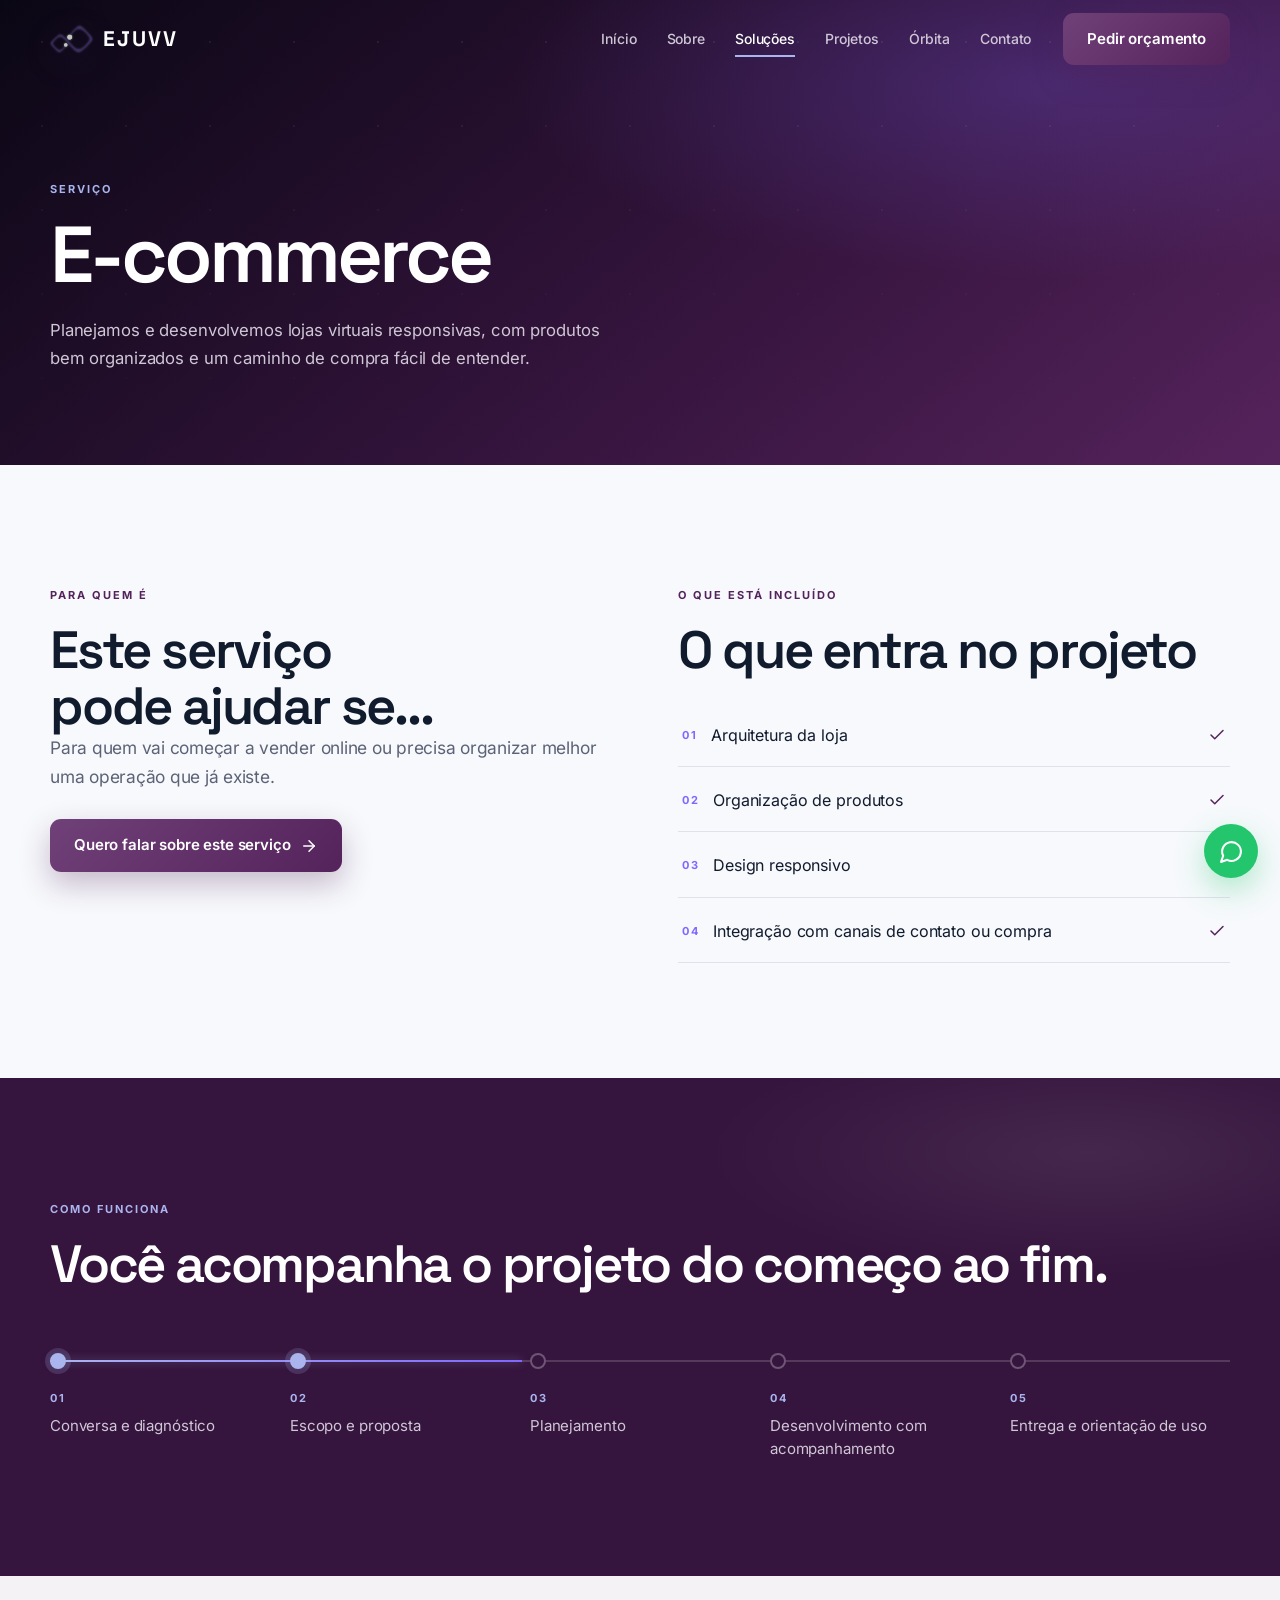
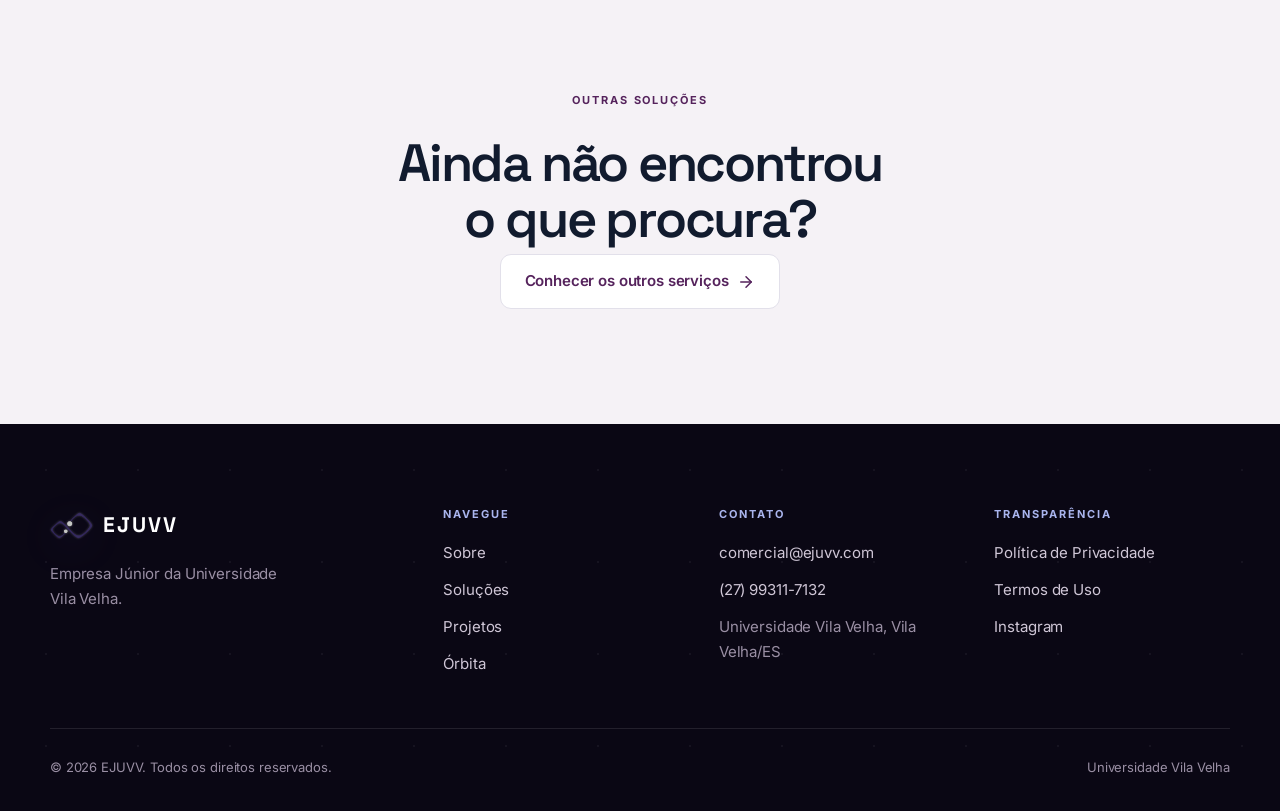
<file: solucoes/e-commerce/index.html>
<!doctype html>
<html lang="pt-BR">
<head>
<meta charset="utf-8">
<meta name="viewport" content="width=device-width, initial-scale=1">
<title>E-commerce | EJUVV</title>
<meta name="description" content="Planejamos e desenvolvemos lojas virtuais responsivas, com produtos bem organizados e um caminho de compra fácil de entender.">
<link rel="canonical" href="https://ejuvv.com/solucoes/e-commerce/">
<meta property="og:title" content="E-commerce | EJUVV">
<meta property="og:description" content="Planejamos e desenvolvemos lojas virtuais responsivas, com produtos bem organizados e um caminho de compra fácil de entender.">
<meta property="og:type" content="website">
<meta property="og:locale" content="pt_BR">
<meta property="og:url" content="https://ejuvv.com/solucoes/e-commerce/">
<meta property="og:image" content="https://ejuvv.com/og.png">
<meta name="twitter:card" content="summary_large_image">
<meta name="theme-color" content="#35143d">
<link rel="icon" href="/favicon.svg" type="image/svg+xml">
<link rel="apple-touch-icon" href="/apple-touch-icon.png">
<link rel="preload" href="/assets/fonts/space-grotesk-latin.woff2" as="font" type="font/woff2" crossorigin>
<link rel="preload" href="/assets/fonts/inter-latin.woff2" as="font" type="font/woff2" crossorigin>
<link rel="stylesheet" href="/assets/css/base.css">
<link rel="stylesheet" href="/assets/css/layout.css">
<link rel="stylesheet" href="/assets/css/components.css">
<link rel="stylesheet" href="/assets/css/motion.css">
<link rel="modulepreload" href="/assets/js/vendor/anime.esm.min.js">
<script>document.documentElement.classList.add('js')</script>
</head>
<body>
<a class="skip-link" href="#main">Pular para o conteúdo</a>

<header class="header">
  <div class="header-inner">
    <a class="brand" href="/" aria-label="EJUVV, início">
      <img class="brand-mark" src="/assets/img/logo-ejuvv-symbol.png" alt="" aria-hidden="true">
      <span>EJUVV</span>
    </a>
    <nav class="desktop-nav" aria-label="Navegação principal">
      <a href="/">Início</a>
      <a href="/sobre/">Sobre</a>
      <a href="/solucoes/" aria-current="page">Soluções</a>
      <a href="/projetos/">Projetos</a>
      <a href="/orbita/">Órbita</a>
      <a href="/contato/">Contato</a>
    </nav>
    <a class="btn btn-primary" href="/contato/" data-magnetic>Pedir orçamento</a>
    <button class="menu-toggle" type="button" aria-expanded="false" aria-controls="mobile-menu" aria-label="Abrir menu">
      <svg aria-hidden="true" class="icon-open"><use href="/assets/img/icons.svg#i-menu"/></svg>
      <svg aria-hidden="true" class="icon-close" hidden><use href="/assets/img/icons.svg#i-x"/></svg>
    </button>
  </div>
</header>

<div class="mobile-menu" id="mobile-menu" aria-hidden="true">
  <a class="m-link" href="/">Início <svg aria-hidden="true"><use href="/assets/img/icons.svg#i-chevron-right"/></svg></a>
  <a class="m-link" href="/sobre/">Sobre <svg aria-hidden="true"><use href="/assets/img/icons.svg#i-chevron-right"/></svg></a>
  <a class="m-link" href="/solucoes/">Soluções <svg aria-hidden="true"><use href="/assets/img/icons.svg#i-chevron-right"/></svg></a>
  <a class="m-link" href="/projetos/">Projetos <svg aria-hidden="true"><use href="/assets/img/icons.svg#i-chevron-right"/></svg></a>
  <a class="m-link" href="/orbita/">Órbita <svg aria-hidden="true"><use href="/assets/img/icons.svg#i-chevron-right"/></svg></a>
  <a class="m-link" href="/contato/">Contato <svg aria-hidden="true"><use href="/assets/img/icons.svg#i-chevron-right"/></svg></a>
  <a class="btn btn-primary" href="/orbita/">Faça parte da EJUVV <svg aria-hidden="true"><use href="/assets/img/icons.svg#i-arrow-right"/></svg></a>
</div>

<main id="main">

    <section class="page-hero">
      <div class="container">
        <span class="eyebrow">Serviço</span>
        <h1>E-commerce</h1>
        <p>Planejamos e desenvolvemos lojas virtuais responsivas, com produtos bem organizados e um caminho de compra fácil de entender.</p>
      </div>
    </section>

    <section class="section">
      <div class="container split" style="align-items:start">
        <div data-reveal>
          <span class="eyebrow">Para quem é</span>
          <h2>Este serviço pode ajudar se...</h2>
          <p class="lead">Para quem vai começar a vender online ou precisa organizar melhor uma operação que já existe.</p>
          <p style="margin-top:28px">
            <a class="btn btn-primary" href="/contato/?servico=e-commerce" data-magnetic>Quero falar sobre este serviço <svg aria-hidden="true"><use href="/assets/img/icons.svg#i-arrow-right"/></svg></a>
          </p>
        </div>
        <div data-reveal data-reveal-delay="140">
          <span class="eyebrow">O que está incluído</span>
          <h2 style="margin-bottom:26px">O que entra no projeto</h2>
          <ul class="deliverables">
            <li><b>01</b><span>Arquitetura da loja</span><svg aria-hidden="true"><use href="/assets/img/icons.svg#i-check"/></svg></li>
            <li><b>02</b><span>Organização de produtos</span><svg aria-hidden="true"><use href="/assets/img/icons.svg#i-check"/></svg></li>
            <li><b>03</b><span>Design responsivo</span><svg aria-hidden="true"><use href="/assets/img/icons.svg#i-check"/></svg></li>
            <li><b>04</b><span>Integração com canais de contato ou compra</span><svg aria-hidden="true"><use href="/assets/img/icons.svg#i-check"/></svg></li>
          </ul>
        </div>
      </div>
    </section>

    <section class="section on-dark" style="background:radial-gradient(ellipse 60% 50% at 85% 15%,rgba(255,255,255,.08),transparent 50%),var(--deep)">
      <div class="container">
        <div data-reveal>
          <span class="eyebrow">Como funciona</span>
          <h2>Você acompanha o projeto do começo ao fim.</h2>
        </div>

        <div class="timeline">
          <div class="timeline-progress"></div>
          <div class="t-step"><span>01</span><p>Conversa e diagnóstico</p></div>
          <div class="t-step"><span>02</span><p>Escopo e proposta</p></div>
          <div class="t-step"><span>03</span><p>Planejamento</p></div>
          <div class="t-step"><span>04</span><p>Desenvolvimento com acompanhamento</p></div>
          <div class="t-step"><span>05</span><p>Entrega e orientação de uso</p></div>
        </div>
      </div>
    </section>

    <section class="section soft">
      <div class="container cta-band" data-reveal>
        <span class="eyebrow">Outras soluções</span>
        <h2>Ainda não encontrou o que procura?</h2>
        <a class="btn btn-outline" href="/solucoes/">Conhecer os outros serviços <svg aria-hidden="true"><use href="/assets/img/icons.svg#i-arrow-right"/></svg></a>
      </div>
    </section>
</main>

<footer class="footer">
  <div class="container">
    <div class="footer-grid">
      <div>
        <span class="brand"><img class="brand-mark" src="/assets/img/logo-ejuvv-symbol.png" alt="" aria-hidden="true"> EJUVV</span>
        <p class="footer-tagline">Empresa Júnior da Universidade Vila Velha.</p>
      </div>
      <div class="footer-col">
        <h3>Navegue</h3>
        <ul>
          <li><a href="/sobre/">Sobre</a></li>
          <li><a href="/solucoes/">Soluções</a></li>
          <li><a href="/projetos/">Projetos</a></li>
          <li><a href="/orbita/">Órbita</a></li>
        </ul>
      </div>
      <div class="footer-col">
        <h3>Contato</h3>
        <ul>
          <li><a href="mailto:comercial@ejuvv.com">comercial@ejuvv.com</a></li>
          <li><a href="https://wa.me/5527993117132" target="_blank" rel="noreferrer">(27) 99311-7132</a></li>
          <li><span>Universidade Vila Velha, Vila Velha/ES</span></li>
        </ul>
      </div>
      <div class="footer-col">
        <h3>Transparência</h3>
        <ul>
          <li><a href="/politica-de-privacidade/">Política de Privacidade</a></li>
          <li><a href="/termos-de-uso/">Termos de Uso</a></li>
          <li><a href="https://instagram.com/ejuvv" target="_blank" rel="noopener noreferrer">Instagram</a></li>
        </ul>
      </div>
    </div>
    <div class="footer-bottom">
      <span>© <span id="year">2026</span> EJUVV. Todos os direitos reservados.</span>
      <span>Universidade Vila Velha</span>
    </div>
  </div>
</footer>

<a class="wa-float" href="https://wa.me/5527993117132" target="_blank" rel="noreferrer" aria-label="Conversar pelo WhatsApp">
  <svg aria-hidden="true"><use href="/assets/img/icons.svg#i-message-circle"/></svg>
</a>

<script>document.getElementById('year').textContent = new Date().getFullYear()</script>
<script type="module" src="/assets/js/pages/inner.js"></script>
</body>
</html>
</file>
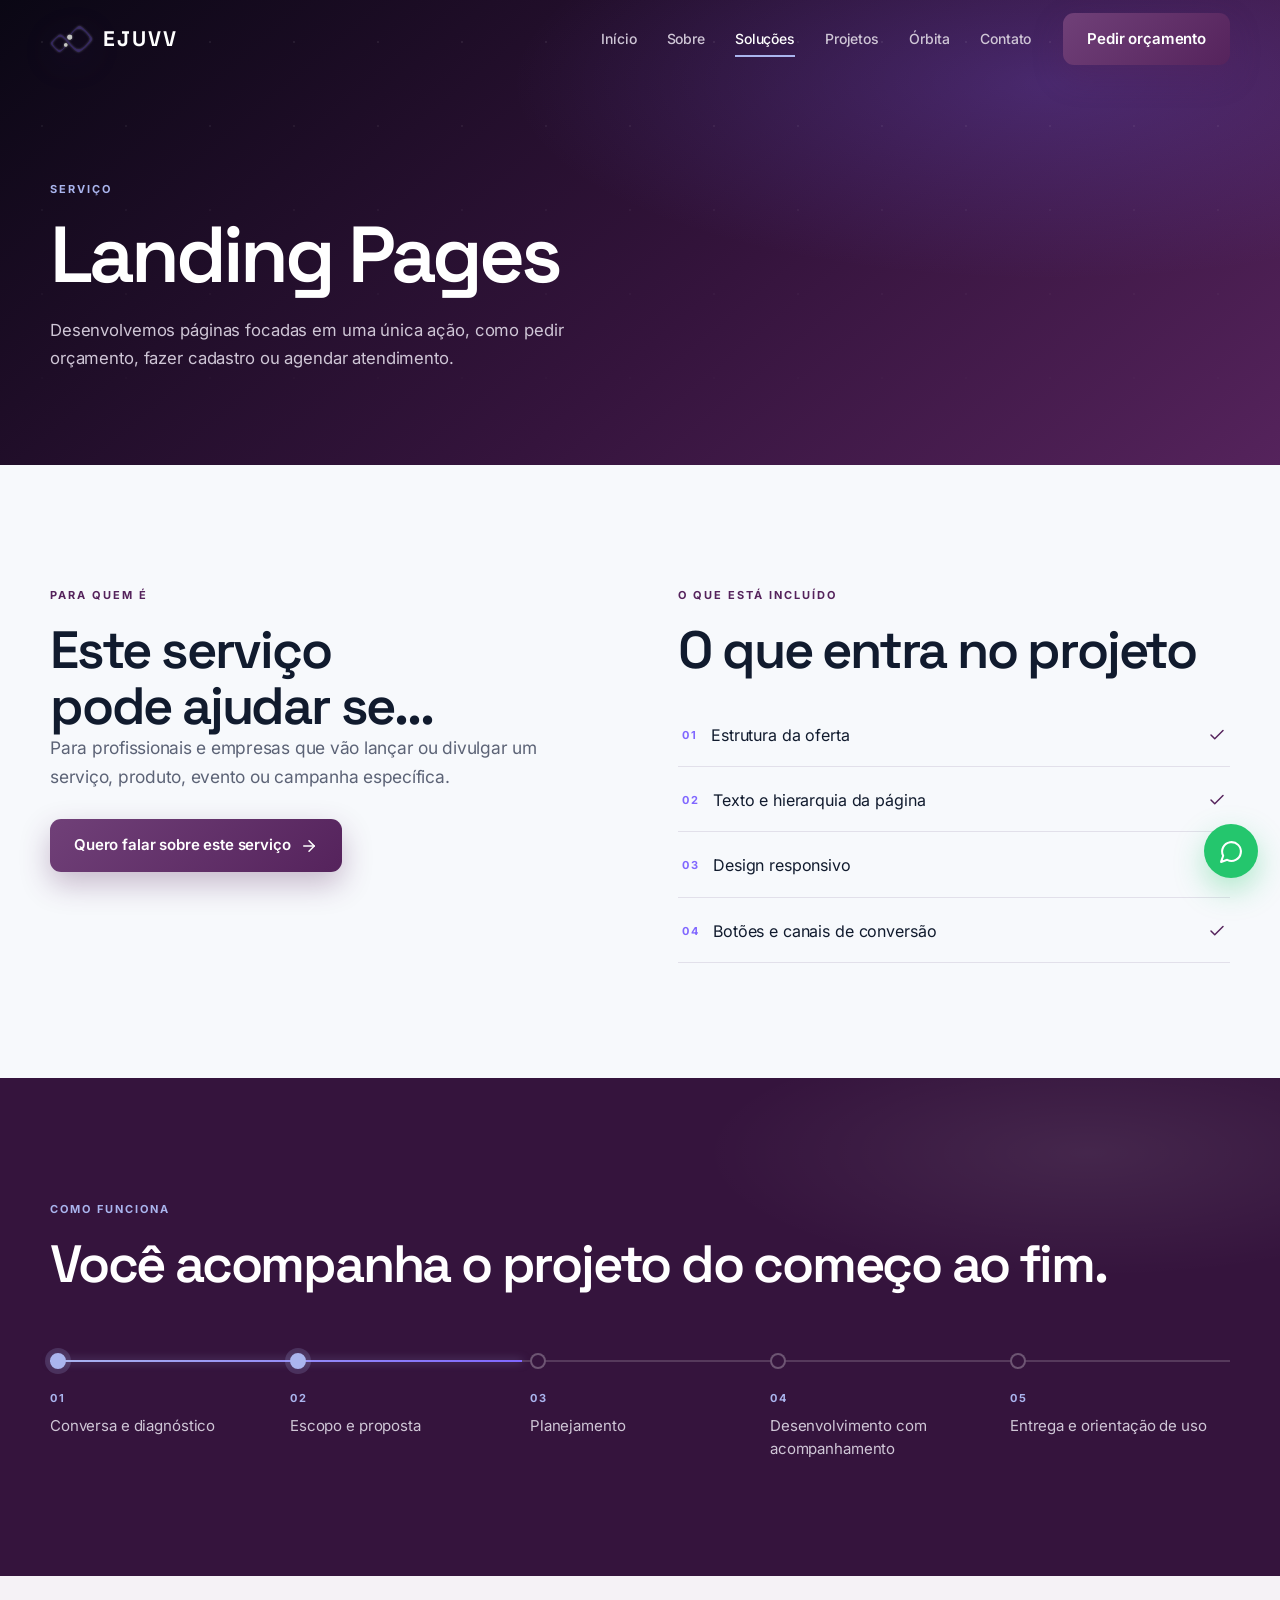
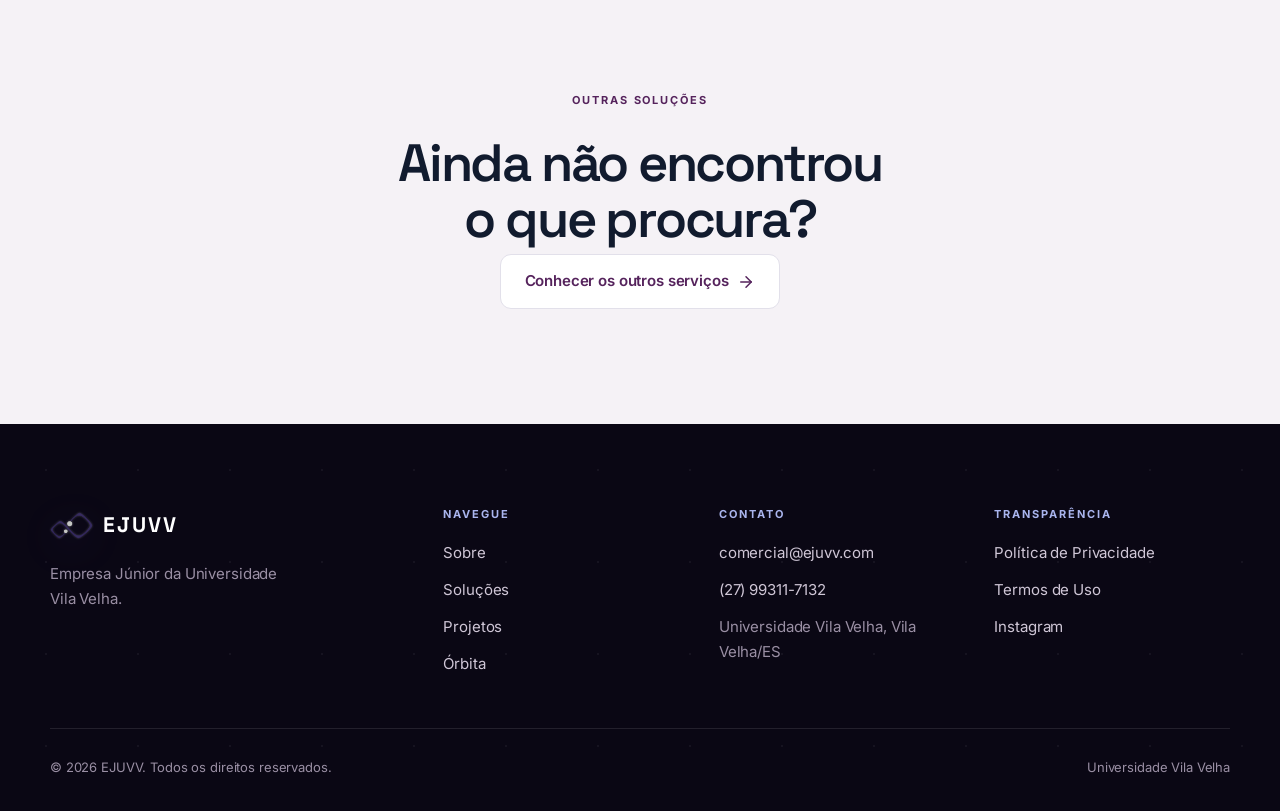
<file: solucoes/landing-pages/index.html>
<!doctype html>
<html lang="pt-BR">
<head>
<meta charset="utf-8">
<meta name="viewport" content="width=device-width, initial-scale=1">
<title>Landing Pages | EJUVV</title>
<meta name="description" content="Desenvolvemos páginas focadas em uma única ação, como pedir orçamento, fazer cadastro ou agendar atendimento.">
<link rel="canonical" href="https://ejuvv.com/solucoes/landing-pages/">
<meta property="og:title" content="Landing Pages | EJUVV">
<meta property="og:description" content="Desenvolvemos páginas focadas em uma única ação, como pedir orçamento, fazer cadastro ou agendar atendimento.">
<meta property="og:type" content="website">
<meta property="og:locale" content="pt_BR">
<meta property="og:url" content="https://ejuvv.com/solucoes/landing-pages/">
<meta property="og:image" content="https://ejuvv.com/og.png">
<meta name="twitter:card" content="summary_large_image">
<meta name="theme-color" content="#35143d">
<link rel="icon" href="/favicon.svg" type="image/svg+xml">
<link rel="apple-touch-icon" href="/apple-touch-icon.png">
<link rel="preload" href="/assets/fonts/space-grotesk-latin.woff2" as="font" type="font/woff2" crossorigin>
<link rel="preload" href="/assets/fonts/inter-latin.woff2" as="font" type="font/woff2" crossorigin>
<link rel="stylesheet" href="/assets/css/base.css">
<link rel="stylesheet" href="/assets/css/layout.css">
<link rel="stylesheet" href="/assets/css/components.css">
<link rel="stylesheet" href="/assets/css/motion.css">
<link rel="modulepreload" href="/assets/js/vendor/anime.esm.min.js">
<script>document.documentElement.classList.add('js')</script>
</head>
<body>
<a class="skip-link" href="#main">Pular para o conteúdo</a>

<header class="header">
  <div class="header-inner">
    <a class="brand" href="/" aria-label="EJUVV, início">
      <img class="brand-mark" src="/assets/img/logo-ejuvv-symbol.png" alt="" aria-hidden="true">
      <span>EJUVV</span>
    </a>
    <nav class="desktop-nav" aria-label="Navegação principal">
      <a href="/">Início</a>
      <a href="/sobre/">Sobre</a>
      <a href="/solucoes/" aria-current="page">Soluções</a>
      <a href="/projetos/">Projetos</a>
      <a href="/orbita/">Órbita</a>
      <a href="/contato/">Contato</a>
    </nav>
    <a class="btn btn-primary" href="/contato/" data-magnetic>Pedir orçamento</a>
    <button class="menu-toggle" type="button" aria-expanded="false" aria-controls="mobile-menu" aria-label="Abrir menu">
      <svg aria-hidden="true" class="icon-open"><use href="/assets/img/icons.svg#i-menu"/></svg>
      <svg aria-hidden="true" class="icon-close" hidden><use href="/assets/img/icons.svg#i-x"/></svg>
    </button>
  </div>
</header>

<div class="mobile-menu" id="mobile-menu" aria-hidden="true">
  <a class="m-link" href="/">Início <svg aria-hidden="true"><use href="/assets/img/icons.svg#i-chevron-right"/></svg></a>
  <a class="m-link" href="/sobre/">Sobre <svg aria-hidden="true"><use href="/assets/img/icons.svg#i-chevron-right"/></svg></a>
  <a class="m-link" href="/solucoes/">Soluções <svg aria-hidden="true"><use href="/assets/img/icons.svg#i-chevron-right"/></svg></a>
  <a class="m-link" href="/projetos/">Projetos <svg aria-hidden="true"><use href="/assets/img/icons.svg#i-chevron-right"/></svg></a>
  <a class="m-link" href="/orbita/">Órbita <svg aria-hidden="true"><use href="/assets/img/icons.svg#i-chevron-right"/></svg></a>
  <a class="m-link" href="/contato/">Contato <svg aria-hidden="true"><use href="/assets/img/icons.svg#i-chevron-right"/></svg></a>
  <a class="btn btn-primary" href="/orbita/">Faça parte da EJUVV <svg aria-hidden="true"><use href="/assets/img/icons.svg#i-arrow-right"/></svg></a>
</div>

<main id="main">

    <section class="page-hero">
      <div class="container">
        <span class="eyebrow">Serviço</span>
        <h1>Landing Pages</h1>
        <p>Desenvolvemos páginas focadas em uma única ação, como pedir orçamento, fazer cadastro ou agendar atendimento.</p>
      </div>
    </section>

    <section class="section">
      <div class="container split" style="align-items:start">
        <div data-reveal>
          <span class="eyebrow">Para quem é</span>
          <h2>Este serviço pode ajudar se...</h2>
          <p class="lead">Para profissionais e empresas que vão lançar ou divulgar um serviço, produto, evento ou campanha específica.</p>
          <p style="margin-top:28px">
            <a class="btn btn-primary" href="/contato/?servico=landing-pages" data-magnetic>Quero falar sobre este serviço <svg aria-hidden="true"><use href="/assets/img/icons.svg#i-arrow-right"/></svg></a>
          </p>
        </div>
        <div data-reveal data-reveal-delay="140">
          <span class="eyebrow">O que está incluído</span>
          <h2 style="margin-bottom:26px">O que entra no projeto</h2>
          <ul class="deliverables">
            <li><b>01</b><span>Estrutura da oferta</span><svg aria-hidden="true"><use href="/assets/img/icons.svg#i-check"/></svg></li>
            <li><b>02</b><span>Texto e hierarquia da página</span><svg aria-hidden="true"><use href="/assets/img/icons.svg#i-check"/></svg></li>
            <li><b>03</b><span>Design responsivo</span><svg aria-hidden="true"><use href="/assets/img/icons.svg#i-check"/></svg></li>
            <li><b>04</b><span>Botões e canais de conversão</span><svg aria-hidden="true"><use href="/assets/img/icons.svg#i-check"/></svg></li>
          </ul>
        </div>
      </div>
    </section>

    <section class="section on-dark" style="background:radial-gradient(ellipse 60% 50% at 85% 15%,rgba(255,255,255,.08),transparent 50%),var(--deep)">
      <div class="container">
        <div data-reveal>
          <span class="eyebrow">Como funciona</span>
          <h2>Você acompanha o projeto do começo ao fim.</h2>
        </div>

        <div class="timeline">
          <div class="timeline-progress"></div>
          <div class="t-step"><span>01</span><p>Conversa e diagnóstico</p></div>
          <div class="t-step"><span>02</span><p>Escopo e proposta</p></div>
          <div class="t-step"><span>03</span><p>Planejamento</p></div>
          <div class="t-step"><span>04</span><p>Desenvolvimento com acompanhamento</p></div>
          <div class="t-step"><span>05</span><p>Entrega e orientação de uso</p></div>
        </div>
      </div>
    </section>

    <section class="section soft">
      <div class="container cta-band" data-reveal>
        <span class="eyebrow">Outras soluções</span>
        <h2>Ainda não encontrou o que procura?</h2>
        <a class="btn btn-outline" href="/solucoes/">Conhecer os outros serviços <svg aria-hidden="true"><use href="/assets/img/icons.svg#i-arrow-right"/></svg></a>
      </div>
    </section>
</main>

<footer class="footer">
  <div class="container">
    <div class="footer-grid">
      <div>
        <span class="brand"><img class="brand-mark" src="/assets/img/logo-ejuvv-symbol.png" alt="" aria-hidden="true"> EJUVV</span>
        <p class="footer-tagline">Empresa Júnior da Universidade Vila Velha.</p>
      </div>
      <div class="footer-col">
        <h3>Navegue</h3>
        <ul>
          <li><a href="/sobre/">Sobre</a></li>
          <li><a href="/solucoes/">Soluções</a></li>
          <li><a href="/projetos/">Projetos</a></li>
          <li><a href="/orbita/">Órbita</a></li>
        </ul>
      </div>
      <div class="footer-col">
        <h3>Contato</h3>
        <ul>
          <li><a href="mailto:comercial@ejuvv.com">comercial@ejuvv.com</a></li>
          <li><a href="https://wa.me/5527993117132" target="_blank" rel="noreferrer">(27) 99311-7132</a></li>
          <li><span>Universidade Vila Velha, Vila Velha/ES</span></li>
        </ul>
      </div>
      <div class="footer-col">
        <h3>Transparência</h3>
        <ul>
          <li><a href="/politica-de-privacidade/">Política de Privacidade</a></li>
          <li><a href="/termos-de-uso/">Termos de Uso</a></li>
          <li><a href="https://instagram.com/ejuvv" target="_blank" rel="noopener noreferrer">Instagram</a></li>
        </ul>
      </div>
    </div>
    <div class="footer-bottom">
      <span>© <span id="year">2026</span> EJUVV. Todos os direitos reservados.</span>
      <span>Universidade Vila Velha</span>
    </div>
  </div>
</footer>

<a class="wa-float" href="https://wa.me/5527993117132" target="_blank" rel="noreferrer" aria-label="Conversar pelo WhatsApp">
  <svg aria-hidden="true"><use href="/assets/img/icons.svg#i-message-circle"/></svg>
</a>

<script>document.getElementById('year').textContent = new Date().getFullYear()</script>
<script type="module" src="/assets/js/pages/inner.js"></script>
</body>
</html>
</file>
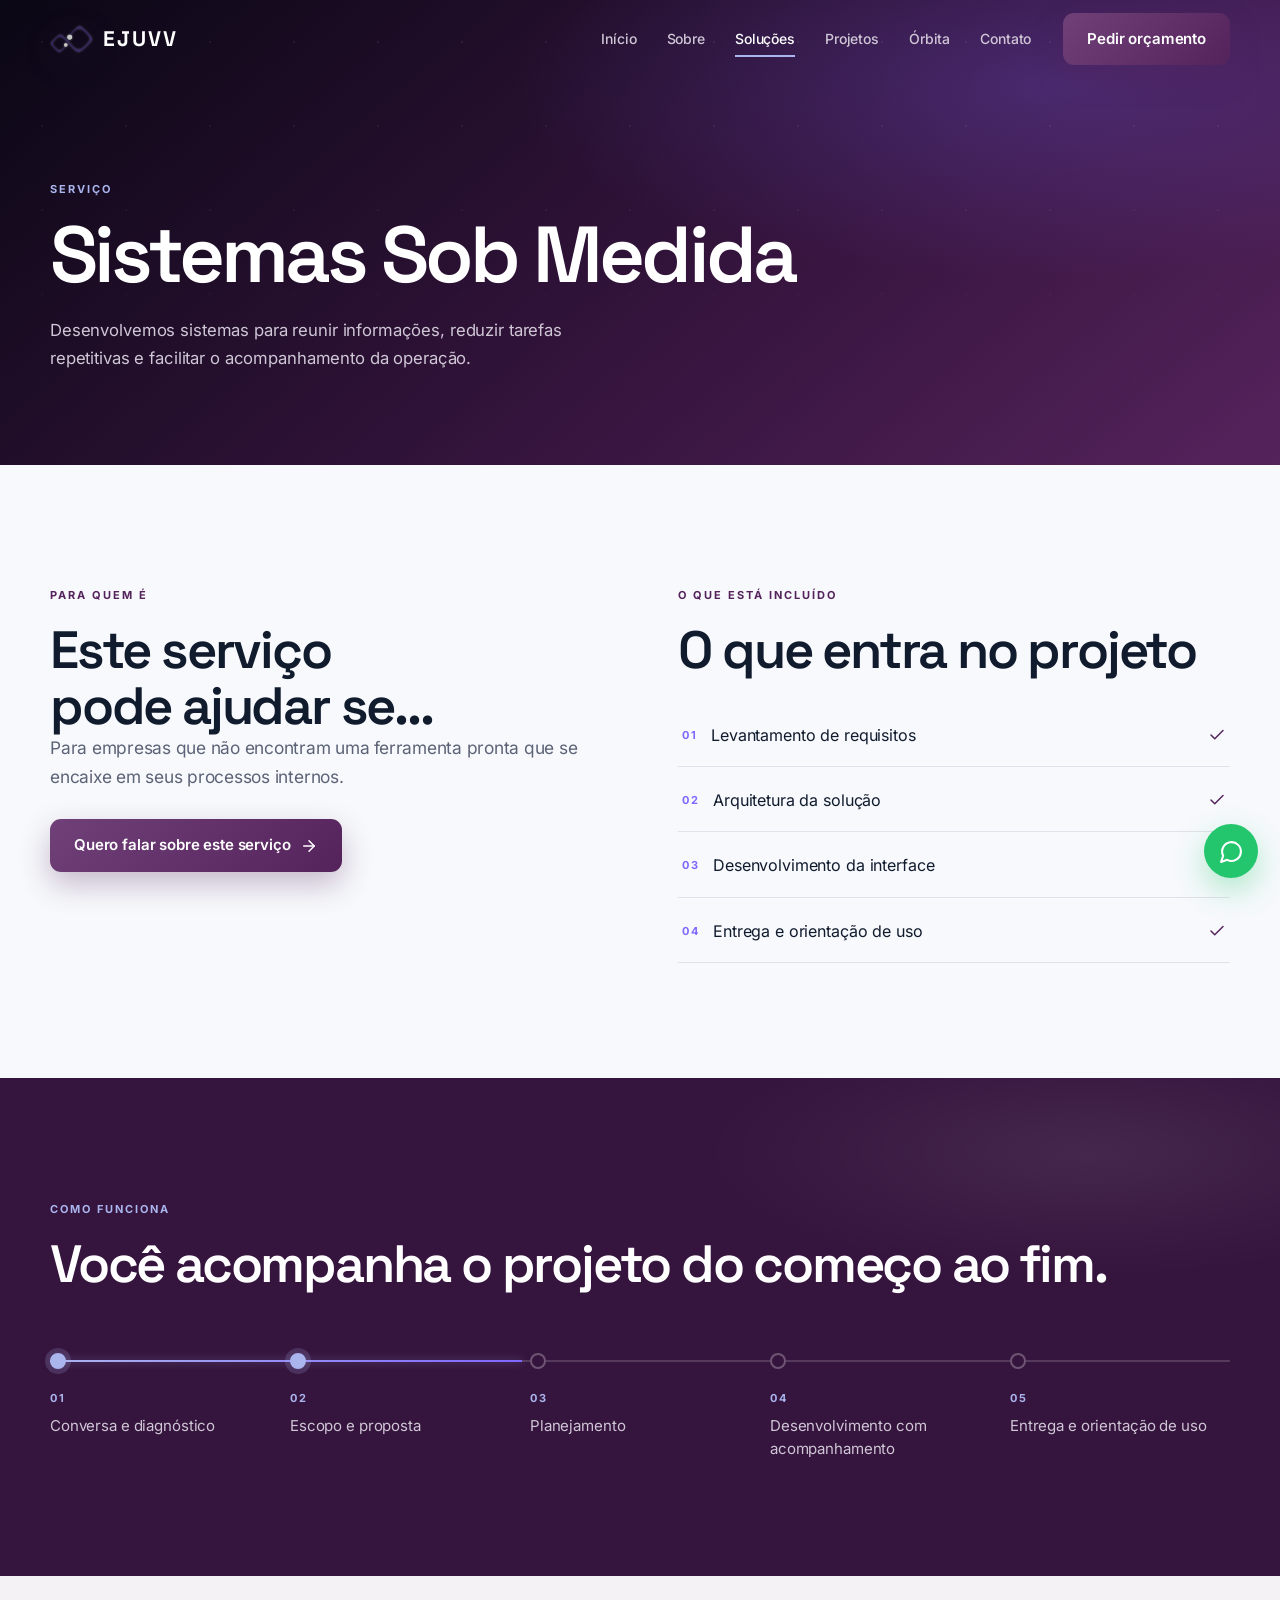
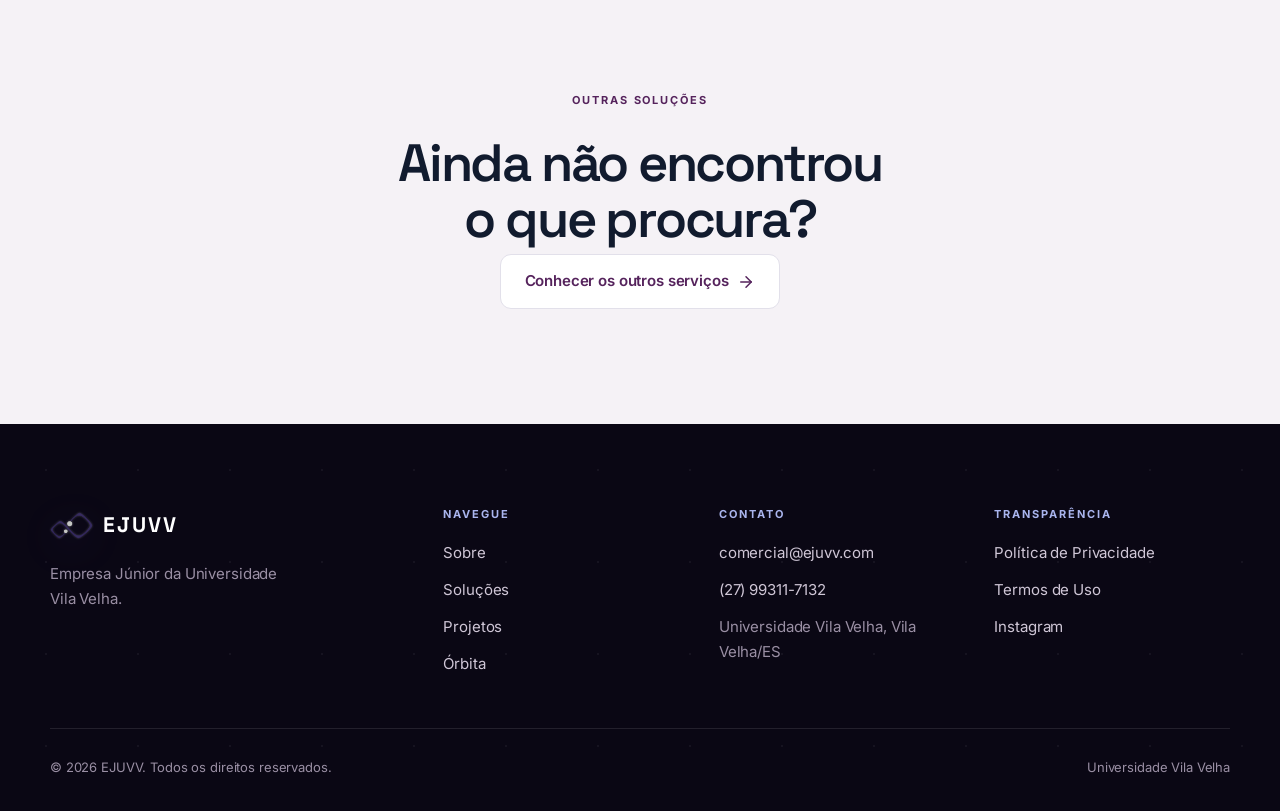
<file: solucoes/sistemas-sob-medida/index.html>
<!doctype html>
<html lang="pt-BR">
<head>
<meta charset="utf-8">
<meta name="viewport" content="width=device-width, initial-scale=1">
<title>Sistemas Sob Medida | EJUVV</title>
<meta name="description" content="Desenvolvemos sistemas para reunir informações, reduzir tarefas repetitivas e facilitar o acompanhamento da operação.">
<link rel="canonical" href="https://ejuvv.com/solucoes/sistemas-sob-medida/">
<meta property="og:title" content="Sistemas Sob Medida | EJUVV">
<meta property="og:description" content="Desenvolvemos sistemas para reunir informações, reduzir tarefas repetitivas e facilitar o acompanhamento da operação.">
<meta property="og:type" content="website">
<meta property="og:locale" content="pt_BR">
<meta property="og:url" content="https://ejuvv.com/solucoes/sistemas-sob-medida/">
<meta property="og:image" content="https://ejuvv.com/og.png">
<meta name="twitter:card" content="summary_large_image">
<meta name="theme-color" content="#35143d">
<link rel="icon" href="/favicon.svg" type="image/svg+xml">
<link rel="apple-touch-icon" href="/apple-touch-icon.png">
<link rel="preload" href="/assets/fonts/space-grotesk-latin.woff2" as="font" type="font/woff2" crossorigin>
<link rel="preload" href="/assets/fonts/inter-latin.woff2" as="font" type="font/woff2" crossorigin>
<link rel="stylesheet" href="/assets/css/base.css">
<link rel="stylesheet" href="/assets/css/layout.css">
<link rel="stylesheet" href="/assets/css/components.css">
<link rel="stylesheet" href="/assets/css/motion.css">
<link rel="modulepreload" href="/assets/js/vendor/anime.esm.min.js">
<script>document.documentElement.classList.add('js')</script>
</head>
<body>
<a class="skip-link" href="#main">Pular para o conteúdo</a>

<header class="header">
  <div class="header-inner">
    <a class="brand" href="/" aria-label="EJUVV, início">
      <img class="brand-mark" src="/assets/img/logo-ejuvv-symbol.png" alt="" aria-hidden="true">
      <span>EJUVV</span>
    </a>
    <nav class="desktop-nav" aria-label="Navegação principal">
      <a href="/">Início</a>
      <a href="/sobre/">Sobre</a>
      <a href="/solucoes/" aria-current="page">Soluções</a>
      <a href="/projetos/">Projetos</a>
      <a href="/orbita/">Órbita</a>
      <a href="/contato/">Contato</a>
    </nav>
    <a class="btn btn-primary" href="/contato/" data-magnetic>Pedir orçamento</a>
    <button class="menu-toggle" type="button" aria-expanded="false" aria-controls="mobile-menu" aria-label="Abrir menu">
      <svg aria-hidden="true" class="icon-open"><use href="/assets/img/icons.svg#i-menu"/></svg>
      <svg aria-hidden="true" class="icon-close" hidden><use href="/assets/img/icons.svg#i-x"/></svg>
    </button>
  </div>
</header>

<div class="mobile-menu" id="mobile-menu" aria-hidden="true">
  <a class="m-link" href="/">Início <svg aria-hidden="true"><use href="/assets/img/icons.svg#i-chevron-right"/></svg></a>
  <a class="m-link" href="/sobre/">Sobre <svg aria-hidden="true"><use href="/assets/img/icons.svg#i-chevron-right"/></svg></a>
  <a class="m-link" href="/solucoes/">Soluções <svg aria-hidden="true"><use href="/assets/img/icons.svg#i-chevron-right"/></svg></a>
  <a class="m-link" href="/projetos/">Projetos <svg aria-hidden="true"><use href="/assets/img/icons.svg#i-chevron-right"/></svg></a>
  <a class="m-link" href="/orbita/">Órbita <svg aria-hidden="true"><use href="/assets/img/icons.svg#i-chevron-right"/></svg></a>
  <a class="m-link" href="/contato/">Contato <svg aria-hidden="true"><use href="/assets/img/icons.svg#i-chevron-right"/></svg></a>
  <a class="btn btn-primary" href="/orbita/">Faça parte da EJUVV <svg aria-hidden="true"><use href="/assets/img/icons.svg#i-arrow-right"/></svg></a>
</div>

<main id="main">

    <section class="page-hero">
      <div class="container">
        <span class="eyebrow">Serviço</span>
        <h1>Sistemas Sob Medida</h1>
        <p>Desenvolvemos sistemas para reunir informações, reduzir tarefas repetitivas e facilitar o acompanhamento da operação.</p>
      </div>
    </section>

    <section class="section">
      <div class="container split" style="align-items:start">
        <div data-reveal>
          <span class="eyebrow">Para quem é</span>
          <h2>Este serviço pode ajudar se...</h2>
          <p class="lead">Para empresas que não encontram uma ferramenta pronta que se encaixe em seus processos internos.</p>
          <p style="margin-top:28px">
            <a class="btn btn-primary" href="/contato/?servico=sistemas-sob-medida" data-magnetic>Quero falar sobre este serviço <svg aria-hidden="true"><use href="/assets/img/icons.svg#i-arrow-right"/></svg></a>
          </p>
        </div>
        <div data-reveal data-reveal-delay="140">
          <span class="eyebrow">O que está incluído</span>
          <h2 style="margin-bottom:26px">O que entra no projeto</h2>
          <ul class="deliverables">
            <li><b>01</b><span>Levantamento de requisitos</span><svg aria-hidden="true"><use href="/assets/img/icons.svg#i-check"/></svg></li>
            <li><b>02</b><span>Arquitetura da solução</span><svg aria-hidden="true"><use href="/assets/img/icons.svg#i-check"/></svg></li>
            <li><b>03</b><span>Desenvolvimento da interface</span><svg aria-hidden="true"><use href="/assets/img/icons.svg#i-check"/></svg></li>
            <li><b>04</b><span>Entrega e orientação de uso</span><svg aria-hidden="true"><use href="/assets/img/icons.svg#i-check"/></svg></li>
          </ul>
        </div>
      </div>
    </section>

    <section class="section on-dark" style="background:radial-gradient(ellipse 60% 50% at 85% 15%,rgba(255,255,255,.08),transparent 50%),var(--deep)">
      <div class="container">
        <div data-reveal>
          <span class="eyebrow">Como funciona</span>
          <h2>Você acompanha o projeto do começo ao fim.</h2>
        </div>

        <div class="timeline">
          <div class="timeline-progress"></div>
          <div class="t-step"><span>01</span><p>Conversa e diagnóstico</p></div>
          <div class="t-step"><span>02</span><p>Escopo e proposta</p></div>
          <div class="t-step"><span>03</span><p>Planejamento</p></div>
          <div class="t-step"><span>04</span><p>Desenvolvimento com acompanhamento</p></div>
          <div class="t-step"><span>05</span><p>Entrega e orientação de uso</p></div>
        </div>
      </div>
    </section>

    <section class="section soft">
      <div class="container cta-band" data-reveal>
        <span class="eyebrow">Outras soluções</span>
        <h2>Ainda não encontrou o que procura?</h2>
        <a class="btn btn-outline" href="/solucoes/">Conhecer os outros serviços <svg aria-hidden="true"><use href="/assets/img/icons.svg#i-arrow-right"/></svg></a>
      </div>
    </section>
</main>

<footer class="footer">
  <div class="container">
    <div class="footer-grid">
      <div>
        <span class="brand"><img class="brand-mark" src="/assets/img/logo-ejuvv-symbol.png" alt="" aria-hidden="true"> EJUVV</span>
        <p class="footer-tagline">Empresa Júnior da Universidade Vila Velha.</p>
      </div>
      <div class="footer-col">
        <h3>Navegue</h3>
        <ul>
          <li><a href="/sobre/">Sobre</a></li>
          <li><a href="/solucoes/">Soluções</a></li>
          <li><a href="/projetos/">Projetos</a></li>
          <li><a href="/orbita/">Órbita</a></li>
        </ul>
      </div>
      <div class="footer-col">
        <h3>Contato</h3>
        <ul>
          <li><a href="mailto:comercial@ejuvv.com">comercial@ejuvv.com</a></li>
          <li><a href="https://wa.me/5527993117132" target="_blank" rel="noreferrer">(27) 99311-7132</a></li>
          <li><span>Universidade Vila Velha, Vila Velha/ES</span></li>
        </ul>
      </div>
      <div class="footer-col">
        <h3>Transparência</h3>
        <ul>
          <li><a href="/politica-de-privacidade/">Política de Privacidade</a></li>
          <li><a href="/termos-de-uso/">Termos de Uso</a></li>
          <li><a href="https://instagram.com/ejuvv" target="_blank" rel="noopener noreferrer">Instagram</a></li>
        </ul>
      </div>
    </div>
    <div class="footer-bottom">
      <span>© <span id="year">2026</span> EJUVV. Todos os direitos reservados.</span>
      <span>Universidade Vila Velha</span>
    </div>
  </div>
</footer>

<a class="wa-float" href="https://wa.me/5527993117132" target="_blank" rel="noreferrer" aria-label="Conversar pelo WhatsApp">
  <svg aria-hidden="true"><use href="/assets/img/icons.svg#i-message-circle"/></svg>
</a>

<script>document.getElementById('year').textContent = new Date().getFullYear()</script>
<script type="module" src="/assets/js/pages/inner.js"></script>
</body>
</html>
</file>
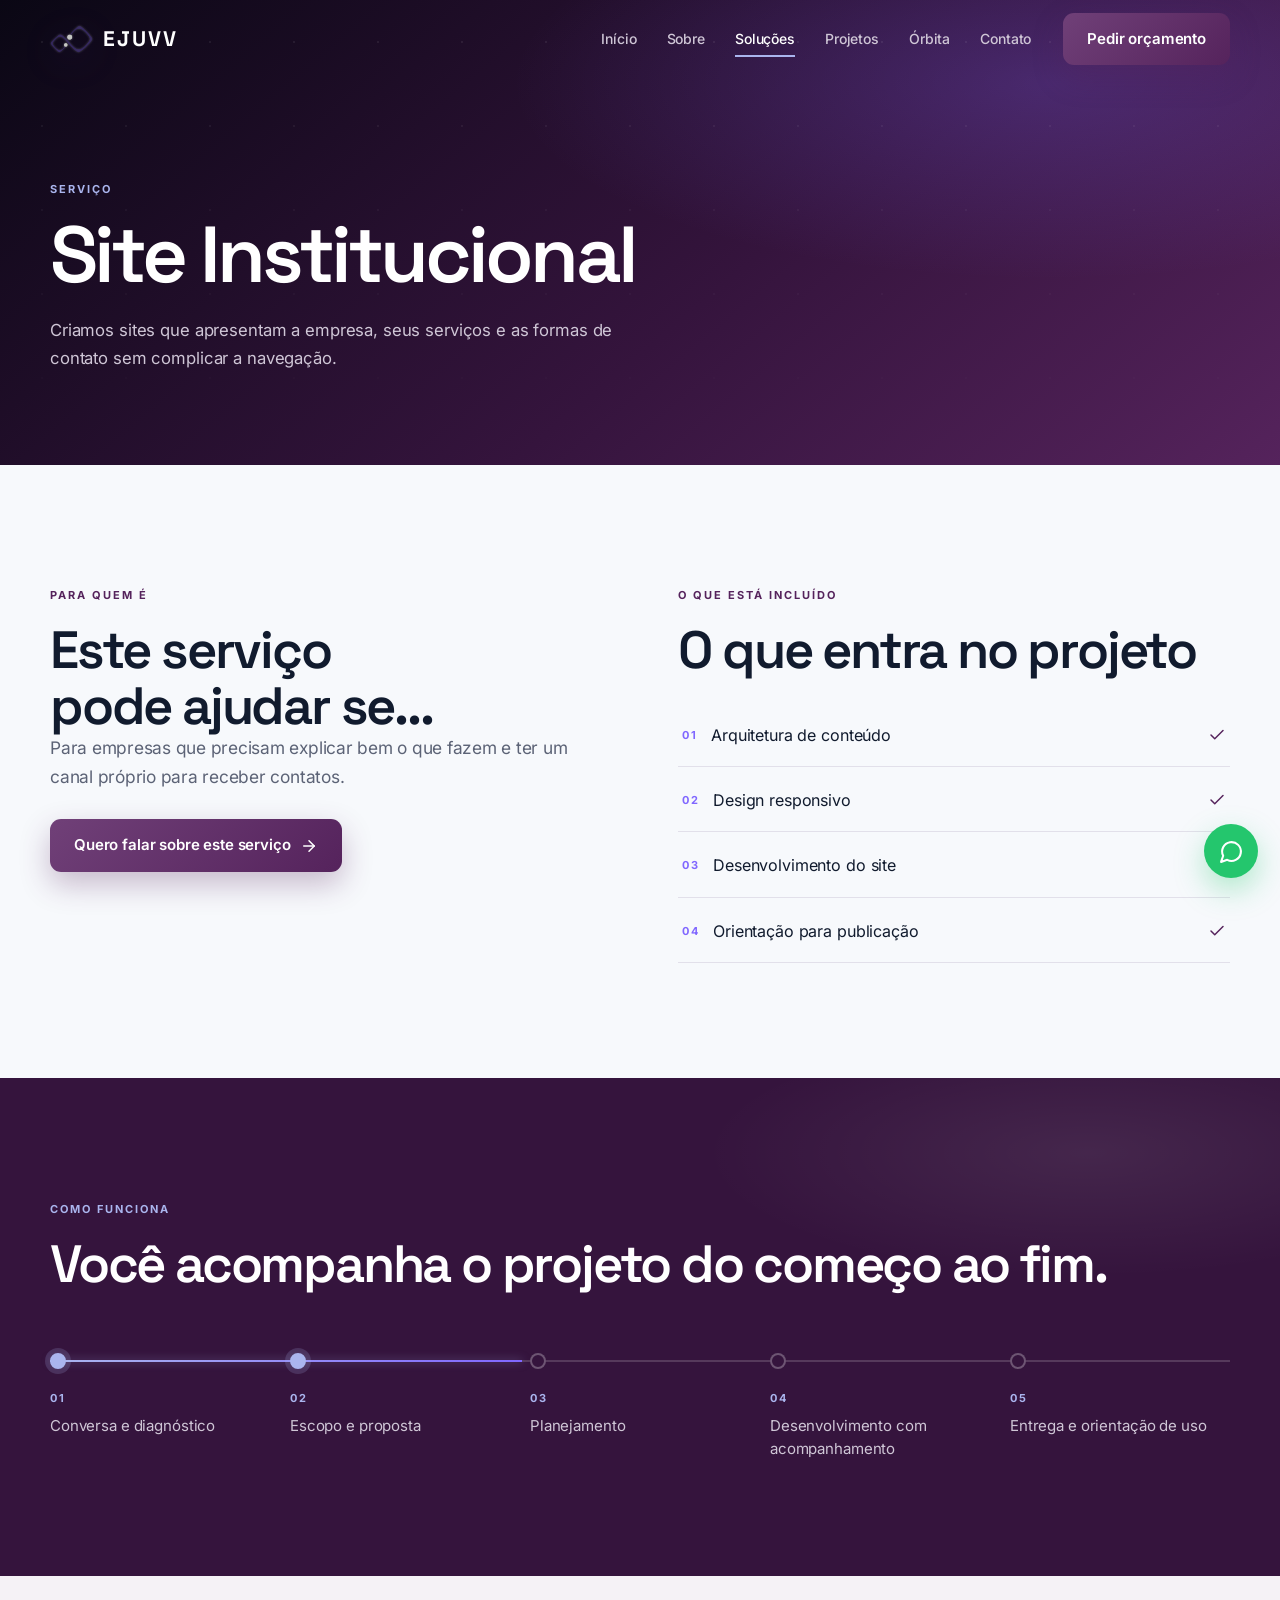
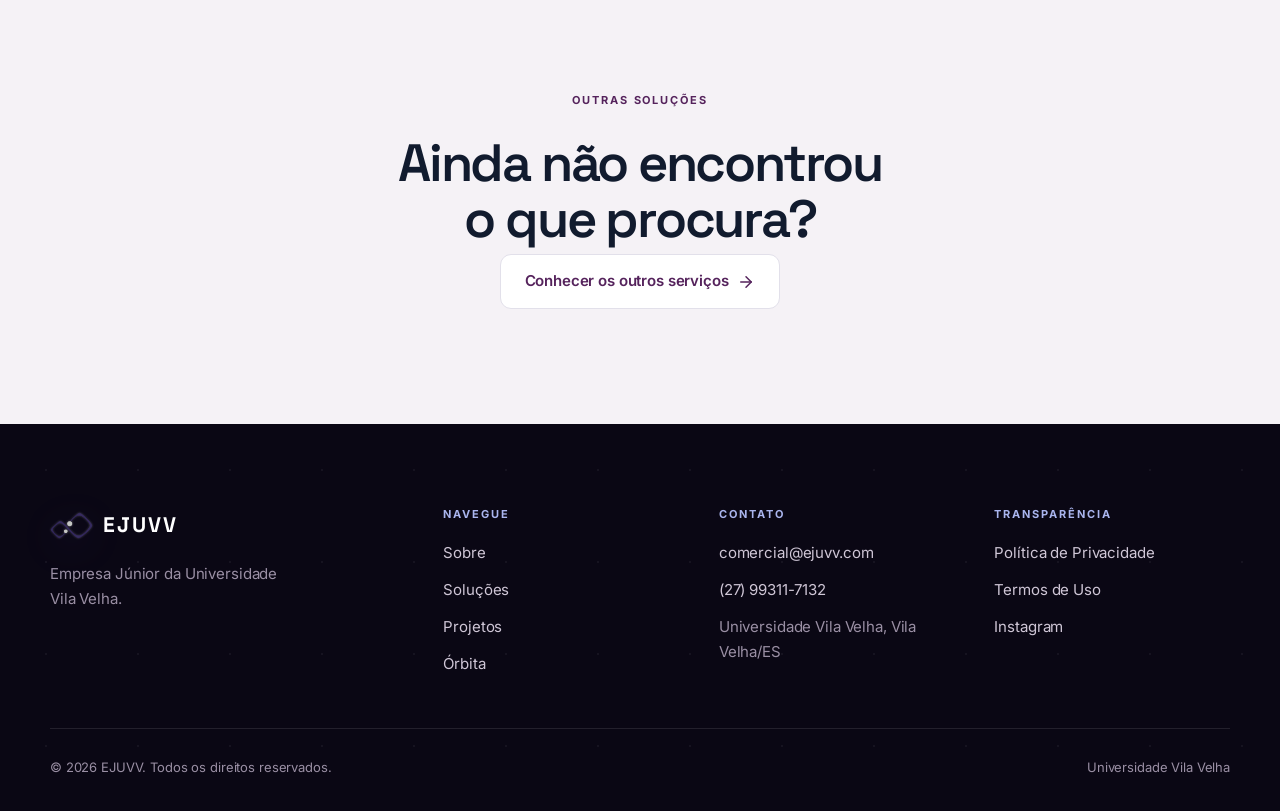
<file: solucoes/site-institucional/index.html>
<!doctype html>
<html lang="pt-BR">
<head>
<meta charset="utf-8">
<meta name="viewport" content="width=device-width, initial-scale=1">
<title>Site Institucional | EJUVV</title>
<meta name="description" content="Criamos sites que apresentam a empresa, seus serviços e as formas de contato sem complicar a navegação.">
<link rel="canonical" href="https://ejuvv.com/solucoes/site-institucional/">
<meta property="og:title" content="Site Institucional | EJUVV">
<meta property="og:description" content="Criamos sites que apresentam a empresa, seus serviços e as formas de contato sem complicar a navegação.">
<meta property="og:type" content="website">
<meta property="og:locale" content="pt_BR">
<meta property="og:url" content="https://ejuvv.com/solucoes/site-institucional/">
<meta property="og:image" content="https://ejuvv.com/og.png">
<meta name="twitter:card" content="summary_large_image">
<meta name="theme-color" content="#35143d">
<link rel="icon" href="/favicon.svg" type="image/svg+xml">
<link rel="apple-touch-icon" href="/apple-touch-icon.png">
<link rel="preload" href="/assets/fonts/space-grotesk-latin.woff2" as="font" type="font/woff2" crossorigin>
<link rel="preload" href="/assets/fonts/inter-latin.woff2" as="font" type="font/woff2" crossorigin>
<link rel="stylesheet" href="/assets/css/base.css">
<link rel="stylesheet" href="/assets/css/layout.css">
<link rel="stylesheet" href="/assets/css/components.css">
<link rel="stylesheet" href="/assets/css/motion.css">
<link rel="modulepreload" href="/assets/js/vendor/anime.esm.min.js">
<script>document.documentElement.classList.add('js')</script>
</head>
<body>
<a class="skip-link" href="#main">Pular para o conteúdo</a>

<header class="header">
  <div class="header-inner">
    <a class="brand" href="/" aria-label="EJUVV, início">
      <img class="brand-mark" src="/assets/img/logo-ejuvv-symbol.png" alt="" aria-hidden="true">
      <span>EJUVV</span>
    </a>
    <nav class="desktop-nav" aria-label="Navegação principal">
      <a href="/">Início</a>
      <a href="/sobre/">Sobre</a>
      <a href="/solucoes/" aria-current="page">Soluções</a>
      <a href="/projetos/">Projetos</a>
      <a href="/orbita/">Órbita</a>
      <a href="/contato/">Contato</a>
    </nav>
    <a class="btn btn-primary" href="/contato/" data-magnetic>Pedir orçamento</a>
    <button class="menu-toggle" type="button" aria-expanded="false" aria-controls="mobile-menu" aria-label="Abrir menu">
      <svg aria-hidden="true" class="icon-open"><use href="/assets/img/icons.svg#i-menu"/></svg>
      <svg aria-hidden="true" class="icon-close" hidden><use href="/assets/img/icons.svg#i-x"/></svg>
    </button>
  </div>
</header>

<div class="mobile-menu" id="mobile-menu" aria-hidden="true">
  <a class="m-link" href="/">Início <svg aria-hidden="true"><use href="/assets/img/icons.svg#i-chevron-right"/></svg></a>
  <a class="m-link" href="/sobre/">Sobre <svg aria-hidden="true"><use href="/assets/img/icons.svg#i-chevron-right"/></svg></a>
  <a class="m-link" href="/solucoes/">Soluções <svg aria-hidden="true"><use href="/assets/img/icons.svg#i-chevron-right"/></svg></a>
  <a class="m-link" href="/projetos/">Projetos <svg aria-hidden="true"><use href="/assets/img/icons.svg#i-chevron-right"/></svg></a>
  <a class="m-link" href="/orbita/">Órbita <svg aria-hidden="true"><use href="/assets/img/icons.svg#i-chevron-right"/></svg></a>
  <a class="m-link" href="/contato/">Contato <svg aria-hidden="true"><use href="/assets/img/icons.svg#i-chevron-right"/></svg></a>
  <a class="btn btn-primary" href="/orbita/">Faça parte da EJUVV <svg aria-hidden="true"><use href="/assets/img/icons.svg#i-arrow-right"/></svg></a>
</div>

<main id="main">

    <section class="page-hero">
      <div class="container">
        <span class="eyebrow">Serviço</span>
        <h1>Site Institucional</h1>
        <p>Criamos sites que apresentam a empresa, seus serviços e as formas de contato sem complicar a navegação.</p>
      </div>
    </section>

    <section class="section">
      <div class="container split" style="align-items:start">
        <div data-reveal>
          <span class="eyebrow">Para quem é</span>
          <h2>Este serviço pode ajudar se...</h2>
          <p class="lead">Para empresas que precisam explicar bem o que fazem e ter um canal próprio para receber contatos.</p>
          <p style="margin-top:28px">
            <a class="btn btn-primary" href="/contato/?servico=site-institucional" data-magnetic>Quero falar sobre este serviço <svg aria-hidden="true"><use href="/assets/img/icons.svg#i-arrow-right"/></svg></a>
          </p>
        </div>
        <div data-reveal data-reveal-delay="140">
          <span class="eyebrow">O que está incluído</span>
          <h2 style="margin-bottom:26px">O que entra no projeto</h2>
          <ul class="deliverables">
            <li><b>01</b><span>Arquitetura de conteúdo</span><svg aria-hidden="true"><use href="/assets/img/icons.svg#i-check"/></svg></li>
            <li><b>02</b><span>Design responsivo</span><svg aria-hidden="true"><use href="/assets/img/icons.svg#i-check"/></svg></li>
            <li><b>03</b><span>Desenvolvimento do site</span><svg aria-hidden="true"><use href="/assets/img/icons.svg#i-check"/></svg></li>
            <li><b>04</b><span>Orientação para publicação</span><svg aria-hidden="true"><use href="/assets/img/icons.svg#i-check"/></svg></li>
          </ul>
        </div>
      </div>
    </section>

    <section class="section on-dark" style="background:radial-gradient(ellipse 60% 50% at 85% 15%,rgba(255,255,255,.08),transparent 50%),var(--deep)">
      <div class="container">
        <div data-reveal>
          <span class="eyebrow">Como funciona</span>
          <h2>Você acompanha o projeto do começo ao fim.</h2>
        </div>

        <div class="timeline">
          <div class="timeline-progress"></div>
          <div class="t-step"><span>01</span><p>Conversa e diagnóstico</p></div>
          <div class="t-step"><span>02</span><p>Escopo e proposta</p></div>
          <div class="t-step"><span>03</span><p>Planejamento</p></div>
          <div class="t-step"><span>04</span><p>Desenvolvimento com acompanhamento</p></div>
          <div class="t-step"><span>05</span><p>Entrega e orientação de uso</p></div>
        </div>
      </div>
    </section>

    <section class="section soft">
      <div class="container cta-band" data-reveal>
        <span class="eyebrow">Outras soluções</span>
        <h2>Ainda não encontrou o que procura?</h2>
        <a class="btn btn-outline" href="/solucoes/">Conhecer os outros serviços <svg aria-hidden="true"><use href="/assets/img/icons.svg#i-arrow-right"/></svg></a>
      </div>
    </section>
</main>

<footer class="footer">
  <div class="container">
    <div class="footer-grid">
      <div>
        <span class="brand"><img class="brand-mark" src="/assets/img/logo-ejuvv-symbol.png" alt="" aria-hidden="true"> EJUVV</span>
        <p class="footer-tagline">Empresa Júnior da Universidade Vila Velha.</p>
      </div>
      <div class="footer-col">
        <h3>Navegue</h3>
        <ul>
          <li><a href="/sobre/">Sobre</a></li>
          <li><a href="/solucoes/">Soluções</a></li>
          <li><a href="/projetos/">Projetos</a></li>
          <li><a href="/orbita/">Órbita</a></li>
        </ul>
      </div>
      <div class="footer-col">
        <h3>Contato</h3>
        <ul>
          <li><a href="mailto:comercial@ejuvv.com">comercial@ejuvv.com</a></li>
          <li><a href="https://wa.me/5527993117132" target="_blank" rel="noreferrer">(27) 99311-7132</a></li>
          <li><span>Universidade Vila Velha, Vila Velha/ES</span></li>
        </ul>
      </div>
      <div class="footer-col">
        <h3>Transparência</h3>
        <ul>
          <li><a href="/politica-de-privacidade/">Política de Privacidade</a></li>
          <li><a href="/termos-de-uso/">Termos de Uso</a></li>
          <li><a href="https://instagram.com/ejuvv" target="_blank" rel="noopener noreferrer">Instagram</a></li>
        </ul>
      </div>
    </div>
    <div class="footer-bottom">
      <span>© <span id="year">2026</span> EJUVV. Todos os direitos reservados.</span>
      <span>Universidade Vila Velha</span>
    </div>
  </div>
</footer>

<a class="wa-float" href="https://wa.me/5527993117132" target="_blank" rel="noreferrer" aria-label="Conversar pelo WhatsApp">
  <svg aria-hidden="true"><use href="/assets/img/icons.svg#i-message-circle"/></svg>
</a>

<script>document.getElementById('year').textContent = new Date().getFullYear()</script>
<script type="module" src="/assets/js/pages/inner.js"></script>
</body>
</html>
</file>
<file: assets/css/base.css>
/* ==========================================================================
   EJUVV — base: fontes, tokens, reset, tipografia, container
   ========================================================================== */

/* ---------- Fontes auto-hospedadas ---------- */
@font-face {
  font-family: 'Space Grotesk';
  font-style: normal;
  font-weight: 500 700;
  font-display: swap;
  src: url('/assets/fonts/space-grotesk-latin.woff2') format('woff2');
  unicode-range: U+0000-00FF, U+0131, U+0152-0153, U+02BB-02BC, U+02C6, U+02DA, U+02DC,
    U+0304, U+0308, U+0329, U+2000-206F, U+20AC, U+2122, U+2191, U+2193, U+2212, U+2215, U+FEFF, U+FFFD;
}
@font-face {
  font-family: 'Space Grotesk';
  font-style: normal;
  font-weight: 500 700;
  font-display: swap;
  src: url('/assets/fonts/space-grotesk-latin-ext.woff2') format('woff2');
  unicode-range: U+0100-02BA, U+02BD-02C5, U+02C7-02CC, U+02CE-02D7, U+02DD-02FF, U+0304, U+0308,
    U+0329, U+1D00-1DBF, U+1E00-1E9F, U+1EF2-1EFF, U+2020, U+20A0-20AB, U+20AD-20C0, U+2113,
    U+2C60-2C7F, U+A720-A7FF;
}
@font-face {
  font-family: 'Inter';
  font-style: normal;
  font-weight: 400 700;
  font-display: swap;
  src: url('/assets/fonts/inter-latin.woff2') format('woff2');
  unicode-range: U+0000-00FF, U+0131, U+0152-0153, U+02BB-02BC, U+02C6, U+02DA, U+02DC,
    U+0304, U+0308, U+0329, U+2000-206F, U+20AC, U+2122, U+2191, U+2193, U+2212, U+2215, U+FEFF, U+FFFD;
}
@font-face {
  font-family: 'Inter';
  font-style: normal;
  font-weight: 400 700;
  font-display: swap;
  src: url('/assets/fonts/inter-latin-ext.woff2') format('woff2');
  unicode-range: U+0100-02BA, U+02BD-02C5, U+02C7-02CC, U+02CE-02D7, U+02DD-02FF, U+0304, U+0308,
    U+0329, U+1D00-1DBF, U+1E00-1E9F, U+1EF2-1EFF, U+2020, U+20A0-20AB, U+20AD-20C0, U+2113,
    U+2C60-2C7F, U+A720-A7FF;
}

/* ---------- Tokens ---------- */
:root {
  /* Marca — herdada do site anterior, reorganizada em hierarquia deliberada */
  --void: #0a0714;
  --deep: #35143d;
  --brand: #55235c;
  --brand-lift: #704078;
  --accent: #aab5ee;
  --accent-strong: #8067ff;
  --accent-soft: #e5bee9;

  /* Neutros */
  --ink: #111b2e;
  --ink-soft: #5c6376;
  --ink-faint: #8b91a1;
  --paper: #f7f9fc;
  --paper-warm: #f5f2f6;
  --surface: #ffffff;
  --line: #e2e0ea;
  --line-dark: rgba(255, 255, 255, 0.14);

  /* Texto sobre fundo escuro */
  --on-dark: #ffffff;
  --on-dark-soft: #cfc6d6;
  --on-dark-faint: #9a8fa4;

  --whatsapp: #24c66d;

  /* Métrica */
  --max: 1180px;
  --gutter: 24px;
  --radius: 14px;
  --radius-lg: 22px;

  /* Motion */
  --ease-out: cubic-bezier(0.2, 0.75, 0.2, 1);
  --ease-in-out: cubic-bezier(0.65, 0, 0.35, 1);
  --dur-fast: 0.22s;
  --dur: 0.36s;

  --header-h: 78px;

  --font-display: 'Space Grotesk', 'Segoe UI Variable Display', 'Trebuchet MS',
    system-ui, -apple-system, sans-serif;
  --font-body: 'Inter', 'Segoe UI Variable Text', 'Segoe UI', system-ui,
    -apple-system, 'Helvetica Neue', Arial, sans-serif;
}

/* ---------- Reset ---------- */
*,
*::before,
*::after { box-sizing: border-box; }

* { margin: 0; }

html {
  -webkit-text-size-adjust: 100%;
  scroll-behavior: smooth;
  scroll-padding-top: calc(var(--header-h) + 20px);
  /* `clip` e não `hidden`: overflow-x:hidden forçaria overflow-y a `auto`,
     tornando o elemento um contêiner de scroll e quebrando a medição de
     cena do ScrollObserver. */
  overflow-x: clip;
}

body {
  font-family: var(--font-body);
  font-size: 16px;
  line-height: 1.65;
  letter-spacing: -0.008em;
  color: var(--ink);
  background: var(--paper);
  -webkit-font-smoothing: antialiased;
  -moz-osx-font-smoothing: grayscale;
  text-rendering: optimizeLegibility;
}

img,
svg,
video,
iframe { display: block; max-width: 100%; }

img,
video { height: auto; }

button,
input,
select,
textarea {
  font: inherit;
  color: inherit;
  letter-spacing: inherit;
}

button { background: none; border: 0; cursor: pointer; }

a { color: inherit; text-decoration: none; }

ul,
ol { list-style: none; padding: 0; }

[hidden] { display: none !important; }

:focus-visible {
  outline: 2px solid var(--accent-strong);
  outline-offset: 3px;
  border-radius: 4px;
}

::selection {
  background: var(--accent-strong);
  color: #fff;
}

/* ---------- Tipografia ---------- */
h1,
h2,
h3,
h4 {
  font-family: var(--font-display);
  font-weight: 600;
  line-height: 1.06;
  letter-spacing: -0.035em;
  text-wrap: balance;
}

h1 {
  font-size: clamp(2.75rem, 6.2vw, 5rem);
  line-height: 0.99;
  letter-spacing: -0.05em;
}

h2 {
  font-size: clamp(2rem, 4.1vw, 3.4rem);
  letter-spacing: -0.042em;
}

h3 {
  font-size: clamp(1.15rem, 1.6vw, 1.45rem);
  letter-spacing: -0.025em;
  line-height: 1.2;
}

p { text-wrap: pretty; }

.lead {
  font-size: clamp(1.05rem, 1.35vw, 1.2rem);
  line-height: 1.68;
  letter-spacing: -0.014em;
  color: var(--ink-soft);
}

.eyebrow {
  display: inline-block;
  font-family: var(--font-body);
  font-size: 0.6875rem;
  font-weight: 700;
  letter-spacing: 0.18em;
  text-transform: uppercase;
  color: var(--brand);
  margin-bottom: 18px;
}

.balance { text-wrap: balance; }

/* ---------- Layout base ---------- */
.container {
  width: min(var(--max), 100% - (var(--gutter) * 2));
  margin-inline: auto;
}

.section { padding: clamp(72px, 9vw, 128px) 0; }

/* Superfícies escuras */
.on-dark {
  background: var(--deep);
  color: var(--on-dark);
}
.on-dark .eyebrow { color: var(--accent); }
.on-dark .lead { color: var(--on-dark-soft); }
.on-dark p { color: var(--on-dark-soft); }

/* Acessibilidade */
.visually-hidden {
  position: absolute !important;
  width: 1px;
  height: 1px;
  padding: 0;
  overflow: hidden;
  clip: rect(0 0 0 0);
  white-space: nowrap;
  border: 0;
}

.skip-link {
  position: absolute;
  top: 10px;
  left: 10px;
  z-index: 200;
  padding: 12px 20px;
  border-radius: 10px;
  background: var(--brand);
  color: #fff;
  font-weight: 600;
  transform: translateY(-150%);
  transition: transform var(--dur-fast) var(--ease-out);
}
.skip-link:focus-visible { transform: translateY(0); }

@media (max-width: 620px) {
  :root { --gutter: 18px; --header-h: 66px; }
  body { font-size: 15.5px; }
}
</file>
<file: assets/css/layout.css>
/* ==========================================================================
   EJUVV — layout: header, hero, seções, footer
   ========================================================================== */

#page { position: relative; overflow: clip; }

/* ---------- Header ---------- */
.header {
  position: fixed;
  inset: 0 0 auto;
  z-index: 100;
  height: var(--header-h);
  display: flex;
  align-items: center;
  transition: background var(--dur) var(--ease-out),
    box-shadow var(--dur) var(--ease-out), backdrop-filter var(--dur) var(--ease-out);
}

.header::after {
  content: '';
  position: absolute;
  inset: auto 0 0;
  height: 1px;
  background: var(--line-dark);
  opacity: 0;
  transition: opacity var(--dur) var(--ease-out);
}

.header.is-scrolled {
  background: rgba(12, 6, 20, 0.94);
  backdrop-filter: blur(18px) saturate(1.4);
  -webkit-backdrop-filter: blur(18px) saturate(1.4);
  box-shadow: 0 10px 34px rgba(10, 7, 20, 0.3);
}
.header.is-scrolled::after { opacity: 1; }

.header-inner {
  display: flex;
  align-items: center;
  gap: 32px;
  width: min(var(--max), 100% - (var(--gutter) * 2));
  margin-inline: auto;
}

.brand {
  display: inline-flex;
  align-items: center;
  gap: 10px;
  font-family: var(--font-display);
  font-weight: 700;
  font-size: 1.32rem;
  letter-spacing: 0.1em;
  color: #fff;
  margin-right: auto;
}

.brand-mark {
  width: 43px;
  height: 28px;
  flex: none;
  display: block;
  object-fit: contain;
  transform-origin: 50% 50%;
  filter:
    brightness(1.38) saturate(1.12)
    drop-shadow(0 0 1px rgba(255, 255, 255, 0.38))
    drop-shadow(0 8px 18px rgba(128, 103, 255, 0.26));
  animation: brand-mark-pulse 4.8s var(--ease-in-out) infinite;
  transition: transform var(--dur) var(--ease-out);
}
.brand:hover .brand-mark {
  animation-play-state: paused;
  transform: translateY(-1px) rotate(-3deg) scale(1.08);
}

@keyframes brand-mark-pulse {
  0%, 100% { transform: translateY(0) rotate(0deg) scale(1); }
  42% { transform: translateY(-2px) rotate(2deg) scale(1.045); }
  72% { transform: translateY(1px) rotate(-1.5deg) scale(0.99); }
}

.desktop-nav {
  display: flex;
  align-items: center;
  gap: 30px;
  font-size: 0.875rem;
  font-weight: 500;
}

.desktop-nav a {
  position: relative;
  color: var(--on-dark-soft);
  padding: 6px 0;
  transition: color var(--dur-fast) var(--ease-out);
}
.desktop-nav a::after {
  content: '';
  position: absolute;
  inset: auto 0 0;
  height: 1.5px;
  background: var(--accent);
  transform: scaleX(0);
  transform-origin: left;
  transition: transform var(--dur) var(--ease-out);
}
.desktop-nav a:hover { color: #fff; }
.desktop-nav a:hover::after { transform: scaleX(1); }
.desktop-nav a[aria-current='page'] { color: #fff; }
.desktop-nav a[aria-current='page']::after { transform: scaleX(1); }

.menu-toggle {
  display: none;
  width: 42px;
  height: 42px;
  align-items: center;
  justify-content: center;
  color: #fff;
  border-radius: 10px;
}
.menu-toggle svg { width: 24px; height: 24px; }

/* ---------- Menu mobile ---------- */
.mobile-menu {
  position: fixed;
  inset: var(--header-h) 0 0;
  z-index: 99;
  background: var(--void);
  padding: 26px var(--gutter) 40px;
  display: flex;
  flex-direction: column;
  gap: 4px;
  overflow-y: auto;
  visibility: hidden;
  opacity: 0;
  transition: opacity var(--dur) var(--ease-out), visibility var(--dur);
}
.mobile-menu.is-open { visibility: visible; opacity: 1; }

.mobile-menu a.m-link {
  display: flex;
  align-items: center;
  justify-content: space-between;
  padding: 19px 4px;
  font-family: var(--font-display);
  font-size: 1.5rem;
  font-weight: 600;
  letter-spacing: -0.03em;
  color: #fff;
  border-bottom: 1px solid rgba(255, 255, 255, 0.09);
}
.mobile-menu a.m-link svg { width: 19px; height: 19px; color: var(--accent); }
.mobile-menu .btn { margin-top: 28px; }

/* ---------- Hero ---------- */
.hero {
  position: relative;
  min-height: min(100svh, 900px);
  display: flex;
  align-items: center;
  padding: calc(var(--header-h) + 72px) 0 0;
  background:
    radial-gradient(ellipse 80% 60% at 72% 42%, rgba(128, 103, 255, 0.22), transparent 60%),
    radial-gradient(ellipse 60% 50% at 12% 88%, rgba(85, 35, 92, 0.5), transparent 62%),
    linear-gradient(160deg, var(--void) 0%, #180d27 46%, var(--deep) 100%);
  color: #fff;
  overflow: hidden;
}

/* Campo de estrelas */
.hero::before {
  content: '';
  position: absolute;
  inset: 0;
  background-image: radial-gradient(circle, #fff 1px, transparent 1px);
  background-size: 84px 84px;
  opacity: 0.09;
  -webkit-mask-image: linear-gradient(to bottom, #000 10%, transparent 92%);
  mask-image: linear-gradient(to bottom, #000 10%, transparent 92%);
  pointer-events: none;
}

.hero-grid {
  position: relative;
  z-index: 2;
  display: grid;
  grid-template-columns: minmax(0, 1.08fr) minmax(0, 0.92fr);
  gap: 56px;
  align-items: center;
  padding-bottom: 72px;
}

.hero h1 { margin-bottom: 26px; }
.hero h1 em {
  font-style: normal;
  color: var(--accent);
}

.hero-copy > p {
  max-width: 52ch;
  font-size: clamp(1.02rem, 1.3vw, 1.18rem);
  line-height: 1.7;
  color: var(--on-dark-soft);
  margin-bottom: 36px;
}

.button-row {
  display: flex;
  flex-wrap: wrap;
  gap: 14px;
}

/* Palco do foguete no hero */
.hero-stage {
  position: relative;
  height: clamp(340px, 42vw, 470px);
}

.hero-coord {
  position: absolute;
  font-family: var(--font-body);
  font-size: 0.625rem;
  letter-spacing: 0.2em;
  color: rgba(170, 181, 238, 0.62);
}
.hero-coord.c1 { top: 8%; right: 2%; }
.hero-coord.c2 { bottom: 12%; left: 0; }

/* Anéis orbitais decorativos do hero */
.hero-rings {
  position: absolute;
  inset: 0;
  pointer-events: none;
}
.hero-ring {
  position: absolute;
  top: 50%;
  left: 50%;
  border: 1px solid rgba(170, 181, 238, 0.18);
  border-radius: 50%;
  transform: translate(-50%, -50%);
}
.hero-ring.r1 { width: 76%; aspect-ratio: 1 / 1; }
.hero-ring.r2 { width: 100%; aspect-ratio: 1 / 0.55; }
.hero-ring.r3 { width: 54%; aspect-ratio: 0.62 / 1; }

/* ---------- Indicadores ---------- */
.indicators {
  position: relative;
  z-index: 2;
  background: var(--brand);
  color: #fff;
}
.indicators-inner {
  display: grid;
  grid-template-columns: repeat(4, 1fr);
}
.stat {
  padding: 34px 26px;
  display: flex;
  flex-direction: column;
  gap: 6px;
}
.stat + .stat { border-left: 1px solid var(--line-dark); }
.stat svg {
  width: 21px;
  height: 21px;
  color: var(--accent-soft);
  margin-bottom: 8px;
}
.stat strong {
  font-family: var(--font-display);
  font-size: clamp(2.1rem, 3.4vw, 2.9rem);
  font-weight: 600;
  line-height: 1;
  letter-spacing: -0.045em;
  font-variant-numeric: tabular-nums;
}
.stat span {
  font-size: 0.8125rem;
  letter-spacing: 0.02em;
  color: var(--accent-soft);
}

/* ---------- Page hero (páginas internas) ---------- */
.page-hero {
  position: relative;
  padding: calc(var(--header-h) + 96px) 0 92px;
  background:
    radial-gradient(ellipse 70% 70% at 82% 18%, rgba(128, 103, 255, 0.24), transparent 60%),
    linear-gradient(140deg, var(--void), var(--deep) 58%, var(--brand));
  color: #fff;
  overflow: hidden;
}
.page-hero::before {
  content: '';
  position: absolute;
  inset: 0;
  background-image: radial-gradient(circle, #fff 1px, transparent 1px);
  background-size: 84px 84px;
  opacity: 0.07;
  -webkit-mask-image: linear-gradient(to bottom, #000, transparent);
  mask-image: linear-gradient(to bottom, #000, transparent);
  pointer-events: none;
}
.page-hero .container { position: relative; z-index: 2; }
.page-hero .eyebrow { color: var(--accent); }
.page-hero h1 { max-width: 17ch; margin-bottom: 22px; }
.page-hero p {
  max-width: 58ch;
  font-size: clamp(1.02rem, 1.3vw, 1.18rem);
  line-height: 1.68;
  color: var(--on-dark-soft);
}

/* ---------- Blocos de seção ---------- */
.section-heading {
  display: grid;
  grid-template-columns: minmax(0, 1.15fr) minmax(0, 0.85fr);
  gap: 48px;
  align-items: end;
  margin-bottom: 56px;
}
.section-heading > p {
  font-size: 1.05rem;
  line-height: 1.7;
  color: var(--ink-soft);
}
.on-dark .section-heading > p { color: var(--on-dark-soft); }

.split {
  display: grid;
  grid-template-columns: repeat(2, minmax(0, 1fr));
  gap: clamp(40px, 6vw, 84px);
  align-items: center;
}

.soft { background: var(--paper-warm); }

/* ---------- Footer ---------- */
.footer {
  position: relative;
  background: var(--void);
  color: var(--on-dark-soft);
  padding: 84px 0 32px;
  overflow: hidden;
}
.footer::before {
  content: '';
  position: absolute;
  inset: 0;
  background-image: radial-gradient(circle, #fff 1px, transparent 1px);
  background-size: 92px 92px;
  opacity: 0.05;
  pointer-events: none;
}
.footer .container { position: relative; z-index: 2; }

.footer-grid {
  display: grid;
  grid-template-columns: 1.5fr repeat(3, 1fr);
  gap: 48px 40px;
  padding-bottom: 52px;
}
.footer .brand { margin: 0 0 18px; }
.footer-tagline {
  max-width: 30ch;
  font-size: 0.9375rem;
  line-height: 1.7;
  color: var(--on-dark-faint);
}
.footer h3 {
  font-family: var(--font-body);
  font-size: 0.6875rem;
  font-weight: 700;
  letter-spacing: 0.18em;
  text-transform: uppercase;
  color: var(--accent);
  margin-bottom: 20px;
}
.footer-col ul { display: grid; gap: 12px; font-size: 0.9375rem; }
.footer-col a { transition: color var(--dur-fast) var(--ease-out); }
.footer-col a:hover { color: #fff; }
.footer-col span { color: var(--on-dark-faint); }

.footer-bottom {
  display: flex;
  flex-wrap: wrap;
  justify-content: space-between;
  gap: 12px;
  padding-top: 28px;
  border-top: 1px solid rgba(255, 255, 255, 0.1);
  font-size: 0.8125rem;
  color: var(--on-dark-faint);
}

/* ---------- Botão flutuante WhatsApp ---------- */
.wa-float {
  position: fixed;
  right: 22px;
  bottom: 22px;
  z-index: 90;
  width: 54px;
  height: 54px;
  display: grid;
  place-items: center;
  border-radius: 50%;
  background: var(--whatsapp);
  color: #fff;
  box-shadow: 0 12px 30px rgba(36, 198, 109, 0.34);
  transition: transform var(--dur) var(--ease-out), box-shadow var(--dur) var(--ease-out);
}
.wa-float svg { width: 25px; height: 25px; }
.wa-float:hover {
  transform: translateY(-3px) scale(1.05);
  box-shadow: 0 18px 40px rgba(36, 198, 109, 0.42);
}

/* ==========================================================================
   Responsivo
   ========================================================================== */
@media (max-width: 1000px) {
  .hero-grid { grid-template-columns: 1fr; gap: 0; }
  /* Os anéis viram plano de fundo: como bloco no fluxo, deixavam ~250px
     vazios acima do título em telas de celular. */
  .hero-stage {
    position: absolute;
    inset: 0;
    height: auto;
    pointer-events: none;
    z-index: 0;
  }
  .hero-rings {
    inset: 10% -6% auto auto;
    width: 66%;
    aspect-ratio: 1 / 1;
    left: auto;
    opacity: 0.55;
  }
  /* c1 cairia em cima da headline em coluna única — resta apenas c2. */
  .hero-coord.c1 { display: none; }
  .hero-coord.c2 { bottom: 6%; left: 4%; top: auto; }
  .hero-copy { position: relative; z-index: 2; }
  .section-heading { grid-template-columns: 1fr; gap: 22px; align-items: start; }
  .split { grid-template-columns: 1fr; }
  .footer-grid { grid-template-columns: 1fr 1fr; }
}

@media (max-width: 900px) {
  .desktop-nav,
  .header .btn { display: none; }
  .menu-toggle { display: flex; }
  .indicators-inner { grid-template-columns: repeat(2, 1fr); }
  .stat + .stat { border-left: 0; }
  .stat:nth-child(even) { border-left: 1px solid var(--line-dark); }
  .stat:nth-child(n + 3) { border-top: 1px solid var(--line-dark); }
}

@media (max-width: 620px) {
  .hero { min-height: 0; padding-top: calc(var(--header-h) + 40px); }
  .hero-grid { padding-bottom: 56px; }
  .footer-grid { grid-template-columns: 1fr; gap: 36px; }
  .footer { padding-top: 62px; }
  .button-row .btn { width: 100%; justify-content: center; }
  .wa-float { right: 16px; bottom: 16px; width: 50px; height: 50px; }
}
</file>
<file: assets/css/components.css>
/* ==========================================================================
   EJUVV — componentes
   ========================================================================== */

/* ---------- Botões ---------- */
.btn {
  display: inline-flex;
  align-items: center;
  gap: 9px;
  padding: 14px 24px;
  border-radius: 11px;
  font-family: var(--font-body);
  font-size: 0.9375rem;
  font-weight: 600;
  letter-spacing: -0.01em;
  white-space: nowrap;
  cursor: pointer;
  transition: transform var(--dur-fast) var(--ease-out),
    background var(--dur-fast) var(--ease-out), box-shadow var(--dur-fast) var(--ease-out),
    border-color var(--dur-fast) var(--ease-out), color var(--dur-fast) var(--ease-out);
}
.btn svg { width: 18px; height: 18px; flex: none; transition: transform var(--dur) var(--ease-out); }
.btn:hover { transform: translateY(-2px); }
.btn:hover svg { transform: translateX(3px); }
.btn:active { transform: translateY(0); }

.btn-primary {
  background: linear-gradient(135deg, var(--brand-lift), var(--brand));
  color: #fff;
  box-shadow: 0 12px 30px rgba(85, 35, 92, 0.3);
}
.btn-primary:hover { box-shadow: 0 18px 40px rgba(85, 35, 92, 0.4); }

.btn-secondary {
  background: rgba(255, 255, 255, 0.06);
  color: #fff;
  border: 1px solid rgba(255, 255, 255, 0.24);
}
.btn-secondary:hover { background: rgba(255, 255, 255, 0.13); border-color: rgba(255, 255, 255, 0.4); }

.btn-light { background: #fff; color: var(--brand); box-shadow: 0 12px 30px rgba(0, 0, 0, 0.14); }
.btn-light:hover { box-shadow: 0 18px 40px rgba(0, 0, 0, 0.2); }

.btn-ghost { color: #fff; border: 1px solid rgba(255, 255, 255, 0.32); }
.btn-ghost:hover { background: rgba(255, 255, 255, 0.1); }

.btn-outline { color: var(--brand); border: 1px solid var(--line); background: var(--surface); }
.btn-outline:hover { border-color: var(--brand); }

.btn:disabled,
.btn[aria-disabled='true'] {
  opacity: 0.5;
  cursor: not-allowed;
  transform: none;
  box-shadow: none;
}

/* Link com seta */
.text-link {
  display: inline-flex;
  align-items: center;
  gap: 7px;
  font-weight: 600;
  font-size: 0.9375rem;
  color: var(--brand);
  position: relative;
  padding-bottom: 2px;
}
.text-link svg { width: 16px; height: 16px; transition: transform var(--dur) var(--ease-out); }
.text-link::after {
  content: '';
  position: absolute;
  inset: auto 0 0;
  height: 1.5px;
  background: currentColor;
  transform: scaleX(0);
  transform-origin: left;
  transition: transform var(--dur) var(--ease-out);
}
.text-link:hover::after { transform: scaleX(1); }
.text-link:hover svg { transform: translateX(4px); }
.on-dark .text-link { color: var(--accent); }

/* ---------- Cards de solução ---------- */
.service-grid {
  display: grid;
  grid-template-columns: repeat(auto-fit, minmax(300px, 1fr));
  gap: 20px;
}

.service-card {
  position: relative;
  display: flex;
  flex-direction: column;
  gap: 14px;
  padding: 34px 30px 30px;
  border-radius: var(--radius-lg);
  background: var(--surface);
  border: 1px solid var(--line);
  overflow: hidden;
  transition: transform var(--dur) var(--ease-out), box-shadow var(--dur) var(--ease-out),
    border-color var(--dur) var(--ease-out);
}
.service-card::before {
  content: '';
  position: absolute;
  top: -100px;
  right: -95px;
  width: 190px;
  height: 190px;
  border-radius: 50%;
  background: var(--tone, #eee8f7);
  transition: transform var(--dur) var(--ease-out);
}
.service-card > * { position: relative; z-index: 1; }
.service-card:hover {
  transform: translateY(-6px);
  border-color: #d6c5da;
  box-shadow: 0 26px 60px rgba(53, 20, 61, 0.13);
}
.service-card:hover::before { transform: scale(1.3); }

.service-icon {
  width: 46px;
  height: 46px;
  display: grid;
  place-items: center;
  border-radius: 13px;
  background: var(--deep);
  color: #fff;
  transition: transform var(--dur) var(--ease-out);
}
.service-icon svg { width: 22px; height: 22px; }
.service-card:hover .service-icon { transform: rotate(-6deg) scale(1.07); }

.card-num {
  position: absolute;
  top: 26px;
  right: 26px;
  font-family: var(--font-body);
  font-size: 0.6875rem;
  font-weight: 600;
  letter-spacing: 0.1em;
  color: var(--accent-strong);
  opacity: 0.7;
}

.service-problem {
  font-size: 0.8125rem;
  line-height: 1.5;
}
.service-problem small {
  display: block;
  font-size: 0.6875rem;
  font-weight: 700;
  letter-spacing: 0.14em;
  text-transform: uppercase;
  color: var(--ink-faint);
  margin-bottom: 3px;
}
.service-problem strong { color: var(--brand); font-weight: 600; }

.service-card h3 { margin-top: 2px; }
.service-card > p { font-size: 0.9375rem; line-height: 1.65; color: var(--ink-soft); }
.service-actions {
  display: flex;
  flex-wrap: wrap;
  gap: 8px 20px;
  margin-top: auto;
  padding-top: 14px;
}

/* ---------- Timeline de processo ---------- */
.timeline {
  position: relative;
  display: grid;
  grid-template-columns: repeat(5, 1fr);
  gap: 20px;
  margin-top: 56px;
}
.timeline::before {
  content: '';
  position: absolute;
  top: 13px;
  left: 0;
  right: 0;
  height: 2px;
  background: rgba(255, 255, 255, 0.16);
}
.timeline-progress {
  position: absolute;
  top: 13px;
  left: 0;
  right: 0;
  height: 2px;
  background: linear-gradient(90deg, var(--accent), var(--accent-strong));
  transform: scaleX(var(--progress, 0));
  transform-origin: left center;
  transition: transform 0.55s var(--ease-out);
  box-shadow: 0 0 14px rgba(170, 181, 238, 0.5);
}
.t-step { position: relative; padding-top: 42px; }
.t-step::before {
  content: '';
  position: absolute;
  top: 6px;
  left: 0;
  width: 16px;
  height: 16px;
  border-radius: 50%;
  background: var(--deep);
  border: 2px solid rgba(255, 255, 255, 0.28);
  transition: background var(--dur) var(--ease-out), border-color var(--dur) var(--ease-out),
    box-shadow var(--dur) var(--ease-out);
}
.t-step.is-on::before {
  background: var(--accent);
  border-color: var(--accent);
  box-shadow: 0 0 0 5px rgba(170, 181, 238, 0.18);
}
.t-step span {
  display: block;
  font-family: var(--font-body);
  font-size: 0.6875rem;
  font-weight: 700;
  letter-spacing: 0.16em;
  color: var(--accent);
  margin-bottom: 8px;
}
.t-step p { font-size: 0.9375rem; line-height: 1.5; color: var(--on-dark-soft); }

/* ---------- Cards de valor ---------- */
.value-grid {
  display: grid;
  grid-template-columns: repeat(auto-fit, minmax(240px, 1fr));
  gap: 18px;
}
.value-card {
  padding: 30px 26px;
  border-radius: var(--radius);
  background: rgba(255, 255, 255, 0.055);
  border: 1px solid rgba(255, 255, 255, 0.12);
  transition: transform var(--dur) var(--ease-out), background var(--dur) var(--ease-out);
}
.value-card:hover { transform: translateY(-5px); background: rgba(255, 255, 255, 0.09); }
.value-card b {
  display: block;
  font-family: var(--font-body);
  font-size: 0.6875rem;
  font-weight: 700;
  letter-spacing: 0.16em;
  color: var(--accent);
  margin-bottom: 14px;
}
.value-card h3 { color: #fff; margin-bottom: 8px; }
.value-card p { font-size: 0.9375rem; line-height: 1.6; color: var(--on-dark-soft); }

/* ---------- Cards de projeto ---------- */
.project-grid {
  display: grid;
  grid-template-columns: repeat(auto-fit, minmax(290px, 1fr));
  gap: 22px;
}
.project-card {
  display: flex;
  flex-direction: column;
  gap: 10px;
  border-radius: var(--radius-lg);
  background: var(--surface);
  border: 1px solid var(--line);
  overflow: hidden;
  transition: transform var(--dur) var(--ease-out), box-shadow var(--dur) var(--ease-out);
}
.project-card:hover { transform: translateY(-6px); box-shadow: 0 26px 60px rgba(53, 20, 61, 0.12); }
.project-visual {
  height: 200px;
  display: grid;
  place-items: center;
  background: linear-gradient(145deg, #efeaf3, #ddd6e8);
  position: relative;
  overflow: hidden;
}
.project-visual-link {
  display: block;
  background: var(--paper-warm);
}
.project-visual-link img {
  width: 100%;
  height: 100%;
  object-fit: cover;
  object-position: var(--shot-x, 50%) var(--shot-y, 10%);
  transition: transform 700ms var(--ease-out);
}
.project-card:nth-child(1) .project-visual-link img { --shot-x: 70%; --shot-y: 12%; }
.project-card:nth-child(2) .project-visual-link img { --shot-x: 66%; --shot-y: 10%; }
.project-card:nth-child(3) .project-visual-link img { --shot-x: 72%; --shot-y: 10%; }
.project-card:hover .project-visual-link img { transform: scale(1.03); }
.project-visual-sites {
  grid-template-columns: repeat(3, 1fr);
  align-items: stretch;
  gap: 6px;
  padding: 8px;
  background: linear-gradient(145deg, #f4f0f6, #ded6e8);
}
.project-visual-sites img {
  width: 100%;
  height: 100%;
  min-width: 0;
  object-fit: cover;
  object-position: var(--shot-x, 50%) var(--shot-y, 14%);
  border-radius: 10px;
  box-shadow: 0 12px 24px rgba(53, 20, 61, 0.12);
}
.project-visual-sites img:nth-of-type(1) { --shot-x: 80%; --shot-y: 12%; }
.project-visual-sites img:nth-of-type(2) { --shot-x: 74%; --shot-y: 10%; }
.project-visual-sites img:nth-of-type(3) { --shot-x: 82%; --shot-y: 10%; }
.project-visual span {
  position: relative;
  z-index: 2;
  padding: 7px 15px;
  border-radius: 100px;
  background: rgba(255, 255, 255, 0.86);
  font-size: 0.75rem;
  font-weight: 600;
  color: var(--brand);
}
.project-visual-sites span {
  position: absolute;
  left: 16px;
  bottom: 16px;
  background: rgba(255, 255, 255, 0.92);
  box-shadow: 0 10px 22px rgba(53, 20, 61, 0.16);
}
.project-body { padding: 4px 26px 28px; display: flex; flex-direction: column; gap: 9px; }
.project-body > small {
  font-size: 0.6875rem;
  font-weight: 700;
  letter-spacing: 0.16em;
  text-transform: uppercase;
  color: var(--accent-strong);
}
.project-body p { font-size: 0.9375rem; line-height: 1.6; color: var(--ink-soft); }
.project-body .text-link { margin-top: 6px; align-self: flex-start; }

/* ---------- Estudos de caso ---------- */
.case-intro {
  display: grid;
  grid-template-columns: minmax(0, 1.08fr) minmax(0, 0.92fr);
  gap: 48px;
  align-items: end;
}
.case-intro h2 { max-width: 19ch; }
.case-intro p {
  font-size: 1.05rem;
  line-height: 1.7;
  color: var(--ink-soft);
}
.case-site-grid {
  display: grid;
  grid-template-columns: repeat(3, minmax(0, 1fr));
  gap: 22px;
}
.case-site-card {
  display: flex;
  flex-direction: column;
  min-width: 0;
  border: 1px solid var(--line);
  border-radius: var(--radius-lg);
  background: var(--surface);
  overflow: hidden;
  transition: transform var(--dur) var(--ease-out), box-shadow var(--dur) var(--ease-out);
}
.case-site-card:hover {
  transform: translateY(-5px);
  box-shadow: 0 24px 54px rgba(53, 20, 61, 0.12);
}
.case-site-shot {
  display: block;
  aspect-ratio: 16 / 10;
  background: #ece6f2;
  overflow: hidden;
}
.case-site-shot img {
  width: 100%;
  height: 100%;
  object-fit: cover;
  object-position: var(--shot-x, 50%) var(--shot-y, 10%);
  transition: transform 700ms var(--ease-out);
}
.case-site-card:nth-child(1) .case-site-shot img { --shot-x: 70%; --shot-y: 12%; }
.case-site-card:nth-child(2) .case-site-shot img { --shot-x: 66%; --shot-y: 10%; }
.case-site-card:nth-child(3) .case-site-shot img { --shot-x: 72%; --shot-y: 10%; }
.case-site-card:hover .case-site-shot img { transform: scale(1.035); }
.case-site-body {
  display: flex;
  flex-direction: column;
  gap: 9px;
  padding: 22px 24px 24px;
}
.case-site-body small {
  font-size: 0.6875rem;
  font-weight: 700;
  letter-spacing: 0.14em;
  text-transform: uppercase;
  color: var(--accent-strong);
}
.case-site-body p {
  font-size: 0.9375rem;
  line-height: 1.6;
  color: var(--ink-soft);
}
.case-site-body .text-link { margin-top: auto; align-self: flex-start; }
.case-details {
  display: grid;
  grid-template-columns: minmax(0, 0.82fr) minmax(0, 1.18fr);
  gap: 42px;
  align-items: start;
}
.case-deliverables svg {
  margin-left: 0;
  margin-right: 12px;
  order: -1;
}
.case-result {
  grid-column: 2;
  padding: 24px 28px;
  border: 1px solid rgba(85, 35, 92, 0.16);
  border-radius: var(--radius-lg);
  background: linear-gradient(145deg, #f7f4f8, #fff);
}
.case-result small {
  display: block;
  margin-bottom: 8px;
  font-size: 0.6875rem;
  font-weight: 700;
  letter-spacing: 0.16em;
  text-transform: uppercase;
  color: var(--accent-strong);
}
.case-result p {
  font-size: 1rem;
  line-height: 1.65;
  color: var(--ink-soft);
}

/* ---------- Marquee de clientes ---------- */
.marquee {
  --marquee-gap: 12px;
  overflow: hidden;
  -webkit-mask-image: linear-gradient(90deg, transparent, #000 8%, #000 92%, transparent);
  mask-image: linear-gradient(90deg, transparent, #000 8%, #000 92%, transparent);
}
.marquee-track {
  display: flex;
  width: max-content;
  animation: marquee 32s linear infinite;
  will-change: transform;
}
.logo-group {
  display: flex;
  flex: 0 0 auto;
  gap: var(--marquee-gap);
  padding-right: var(--marquee-gap);
}
.marquee:hover .marquee-track,
.marquee:focus-within .marquee-track { animation-play-state: paused; }
@keyframes marquee {
  to { transform: translateX(-25%); }
}
.logo-slot {
  flex: 0 0 218px;
  height: 108px;
  display: flex;
  align-items: center;
  justify-content: center;
  padding: 20px 24px;
  border-radius: var(--radius);
  border: 1px solid rgba(85, 35, 92, 0.11);
  background: rgba(255, 255, 255, 0.58);
  box-shadow: 0 14px 30px rgba(47, 20, 56, 0.06);
  transition: border-color var(--dur) var(--ease-out), background var(--dur) var(--ease-out),
    box-shadow var(--dur) var(--ease-out), transform var(--dur) var(--ease-out);
}
.logo-slot-wide { flex-basis: 272px; }
.logo-slot img {
  display: block;
  width: 100%;
  height: 100%;
  max-height: 72px;
  object-fit: contain;
}
.logo-slot-wide img { max-height: 86px; }
.logo-slot small {
  font-family: var(--font-body);
  font-size: 0.6875rem;
  font-weight: 500;
  letter-spacing: 0.1em;
  text-transform: uppercase;
  color: var(--ink-faint);
}
.logo-slot:hover {
  border-color: rgba(85, 35, 92, 0.2);
  background: rgba(255, 255, 255, 0.8);
  box-shadow: 0 18px 36px rgba(47, 20, 56, 0.09);
  transform: translateY(-3px);
}

/* ---------- Lista de benefícios ---------- */
.benefit-list { display: grid; gap: 11px; }
.benefit-list li,
.benefit-list div {
  display: flex;
  align-items: center;
  gap: 12px;
  padding: 15px 20px;
  border-radius: 11px;
  background: rgba(255, 255, 255, 0.1);
  border: 1px solid rgba(255, 255, 255, 0.16);
  font-size: 0.9375rem;
  color: #fff;
}
.benefit-list svg { width: 17px; height: 17px; flex: none; color: var(--accent-soft); }
.benefit-list.on-light li {
  background: var(--surface);
  border-color: var(--line);
  color: var(--ink);
}
.benefit-list.on-light svg { color: var(--brand); }

/* ---------- Lista de entregas ---------- */
.deliverables { display: grid; gap: 2px; }
.deliverables li {
  display: flex;
  align-items: center;
  gap: 14px;
  padding: 18px 4px;
  border-bottom: 1px solid var(--line);
  transition: padding-left var(--dur) var(--ease-out);
}
.deliverables li:hover { padding-left: 12px; }
.deliverables b {
  font-family: var(--font-body);
  font-size: 0.6875rem;
  font-weight: 700;
  letter-spacing: 0.12em;
  color: var(--accent-strong);
}
.deliverables svg { width: 18px; height: 18px; color: var(--brand); margin-left: auto; flex: none; }

/* ---------- Cards numerados (áreas internas) ---------- */
.numbered-grid {
  display: grid;
  grid-template-columns: repeat(auto-fit, minmax(270px, 1fr));
  gap: 18px;
}
.numbered-card {
  padding: 30px 26px;
  border-radius: var(--radius);
  background: var(--surface);
  border: 1px solid var(--line);
  transition: transform var(--dur) var(--ease-out), box-shadow var(--dur) var(--ease-out);
}
.numbered-card:hover { transform: translateY(-5px); box-shadow: 0 20px 46px rgba(53, 20, 61, 0.1); }
.numbered-card b {
  display: block;
  font-family: var(--font-body);
  font-size: 0.6875rem;
  font-weight: 700;
  letter-spacing: 0.16em;
  color: var(--accent-strong);
  margin-bottom: 13px;
}
.numbered-card h3 { margin-bottom: 8px; }
.numbered-card p { font-size: 0.9375rem; line-height: 1.6; color: var(--ink-soft); }

/* ---------- Placeholder de mídia ---------- */
.media-placeholder {
  position: relative;
  min-height: 400px;
  display: grid;
  place-content: center;
  text-align: center;
  gap: 6px;
  padding: 32px;
  border-radius: var(--radius-lg);
  background: linear-gradient(150deg, #ece6f2, #cfc4dd);
  overflow: hidden;
}
.media-placeholder span { font-weight: 600; color: #5b4363; }
.media-placeholder small { font-size: 0.8125rem; color: #7d6d85; max-width: 30ch; }
.media-placeholder::after {
  content: '';
  position: absolute;
  right: -60px;
  bottom: -110px;
  width: 300px;
  height: 300px;
  border-radius: 50%;
  box-shadow: 0 0 0 60px rgba(255, 255, 255, 0.16), 0 0 0 120px rgba(255, 255, 255, 0.09);
}

/* ---------- FAQ ---------- */
.faq { display: grid; gap: 2px; }
.faq-item { border-bottom: 1px solid var(--line); }
.faq-q {
  width: 100%;
  display: flex;
  align-items: center;
  justify-content: space-between;
  gap: 20px;
  padding: 22px 4px;
  text-align: left;
  font-family: var(--font-display);
  font-size: 1.02rem;
  font-weight: 600;
  letter-spacing: -0.02em;
  color: var(--ink);
  transition: color var(--dur-fast) var(--ease-out);
}
.faq-q:hover { color: var(--brand); }
.faq-icon {
  position: relative;
  flex: none;
  width: 15px;
  height: 15px;
}
.faq-icon::before,
.faq-icon::after {
  content: '';
  position: absolute;
  inset: 50% 0 auto;
  height: 2px;
  background: var(--brand);
  border-radius: 2px;
  transform: translateY(-50%);
  transition: transform var(--dur) var(--ease-out), opacity var(--dur) var(--ease-out);
}
.faq-icon::after { transform: translateY(-50%) rotate(90deg); }
.faq-item.is-open .faq-icon::after { transform: translateY(-50%) rotate(0deg); opacity: 0; }
.faq-a {
  display: grid;
  grid-template-rows: 0fr;
  opacity: 0;
  transition: grid-template-rows 0.4s var(--ease-out), opacity 0.3s var(--ease-out);
}
.faq-a > div { overflow: hidden; }
.faq-a p { padding: 0 4px 24px; font-size: 0.9375rem; line-height: 1.7; color: var(--ink-soft); max-width: 62ch; }
.faq-item.is-open .faq-a { grid-template-rows: 1fr; opacity: 1; }

/* ---------- Detalhes de contato ---------- */
.contact-details { display: grid; gap: 4px; }
.contact-row {
  display: flex;
  align-items: center;
  gap: 16px;
  padding: 17px 0;
  border-bottom: 1px solid var(--line);
}
.contact-row svg { width: 20px; height: 20px; flex: none; color: var(--brand); }
.contact-row div { display: grid; gap: 1px; }
.contact-row small {
  font-size: 0.6875rem;
  font-weight: 700;
  letter-spacing: 0.14em;
  text-transform: uppercase;
  color: var(--ink-faint);
}
.contact-row a,
.contact-row span { font-size: 0.9375rem; font-weight: 500; }
.contact-row a { transition: color var(--dur-fast) var(--ease-out); }
.contact-row a:hover { color: var(--brand); }

/* ---------- Mapa ---------- */
.map-frame {
  position: relative;
  border-radius: var(--radius-lg);
  overflow: hidden;
  min-height: 320px;
  background: #e9e8f2;
}
.map-frame iframe {
  position: absolute;
  inset: 0;
  width: 100%;
  height: 100%;
  border: 0;
  filter: grayscale(1) sepia(0.25) hue-rotate(255deg) saturate(0.7) contrast(0.85);
  opacity: 0.8;
  pointer-events: none;
}
.map-card {
  position: absolute;
  left: 22px;
  bottom: 22px;
  right: 22px;
  display: flex;
  align-items: center;
  gap: 14px;
  padding: 16px 20px;
  border-radius: var(--radius);
  background: rgba(255, 255, 255, 0.94);
  backdrop-filter: blur(8px);
  box-shadow: 0 14px 40px rgba(53, 20, 61, 0.18);
  transition: transform var(--dur) var(--ease-out);
}
.map-card:hover { transform: translateY(-3px); }
.map-card svg { width: 22px; height: 22px; color: var(--brand); flex: none; }
.map-card strong { display: block; font-size: 0.9375rem; }
.map-card small { font-size: 0.8125rem; color: var(--ink-soft); }

/* ---------- Formulário ---------- */
.form-card {
  padding: clamp(28px, 3.4vw, 44px);
  border-radius: var(--radius-lg);
  background: var(--surface);
  border: 1px solid var(--line);
  box-shadow: 0 26px 70px rgba(53, 20, 61, 0.09);
}
.field-grid {
  display: grid;
  grid-template-columns: repeat(2, minmax(0, 1fr));
  gap: 16px;
}
.field { display: grid; gap: 7px; }
.field.full { grid-column: 1 / -1; }
.field label {
  font-size: 0.8125rem;
  font-weight: 600;
  letter-spacing: -0.005em;
  color: var(--ink);
}
.field input,
.field select,
.field textarea {
  width: 100%;
  padding: 13px 15px;
  border-radius: 10px;
  border: 1px solid var(--line);
  background: #fbfaFc;
  font-size: 0.9375rem;
  transition: border-color var(--dur-fast) var(--ease-out), box-shadow var(--dur-fast) var(--ease-out),
    background var(--dur-fast) var(--ease-out);
}
.field textarea { resize: vertical; min-height: 128px; line-height: 1.6; }
.field select { appearance: none; cursor: pointer; padding-right: 40px;
  background-image: url("data:image/svg+xml,%3Csvg xmlns='http://www.w3.org/2000/svg' viewBox='0 0 24 24' fill='none' stroke='%235c6376' stroke-width='2' stroke-linecap='round' stroke-linejoin='round'%3E%3Cpath d='m6 9 6 6 6-6'/%3E%3C/svg%3E");
  background-repeat: no-repeat;
  background-position: right 14px center;
  background-size: 17px;
}
.field input:focus,
.field select:focus,
.field textarea:focus {
  outline: none;
  background: #fff;
  border-color: var(--accent-strong);
  box-shadow: 0 0 0 3px rgba(128, 103, 255, 0.16);
}
.field input:user-invalid,
.field textarea:user-invalid,
.field select:user-invalid { border-color: #c2405c; }

.consent {
  display: flex;
  align-items: flex-start;
  gap: 11px;
  margin: 20px 0 22px;
  font-size: 0.8125rem;
  line-height: 1.6;
  color: var(--ink-soft);
}
.consent input {
  flex: none;
  width: 17px;
  height: 17px;
  margin-top: 2px;
  accent-color: var(--brand);
  cursor: pointer;
}
.consent a { color: var(--brand); font-weight: 600; text-decoration: underline; text-underline-offset: 2px; }

.honeypot {
  position: absolute !important;
  left: -9999px !important;
  opacity: 0;
  pointer-events: none;
}

.form-success {
  display: grid;
  justify-items: center;
  text-align: center;
  gap: 12px;
  padding: 20px 0;
}
.form-success .tick {
  width: 58px;
  height: 58px;
  display: grid;
  place-items: center;
  border-radius: 50%;
  background: #dff7e9;
  color: #148046;
  font-size: 1.6rem;
}
.form-success p { font-size: 0.9375rem; color: var(--ink-soft); max-width: 40ch; }
.form-success .btn { margin-top: 8px; }

/* ---------- Banda de CTA ---------- */
.cta-band {
  text-align: center;
  display: grid;
  justify-items: center;
  gap: 8px;
}
.cta-band h2 { max-width: 18ch; }
.cta-band p { max-width: 56ch; margin-bottom: 14px; }

/* ---------- Prose (páginas legais) ---------- */
.prose { max-width: 68ch; display: grid; gap: 34px; }
.prose h2 { font-size: clamp(1.35rem, 2vw, 1.7rem); margin-bottom: 12px; }
.prose p { color: var(--ink-soft); line-height: 1.75; }

/* ---------- Nota de status ---------- */
.status-note {
  display: inline-flex;
  align-items: center;
  gap: 10px;
  margin-top: 26px;
  padding: 13px 19px;
  border-radius: 10px;
  background: rgba(128, 103, 255, 0.08);
  border: 1px solid rgba(128, 103, 255, 0.22);
  font-size: 0.875rem;
  color: var(--brand);
}
.status-note::before {
  content: '';
  width: 8px;
  height: 8px;
  border-radius: 50%;
  background: var(--accent-strong);
  flex: none;
}

/* ---------- Responsivo ---------- */
@media (max-width: 900px) {
  .timeline { grid-template-columns: 1fr; gap: 0; margin-top: 40px; }
  .timeline::before,
  .timeline-progress { top: 0; bottom: 0; left: 7px; right: auto; width: 2px; height: auto; }
  .timeline-progress { transform: scaleY(var(--progress, 0)); transform-origin: top center; }
  .t-step { padding: 0 0 28px 34px; }
  .t-step::before { top: 2px; }
  .map-card { left: 14px; right: 14px; bottom: 14px; }
  .case-intro,
  .case-details { grid-template-columns: 1fr; gap: 26px; }
  .case-site-grid { grid-template-columns: 1fr; }
  .case-result { grid-column: auto; }
}

@media (max-width: 620px) {
  .field-grid { grid-template-columns: 1fr; }
  .service-card { padding: 28px 24px 26px; }
  .project-visual-sites { grid-template-columns: 1fr; }
  .project-visual-sites img:nth-of-type(n + 2) { display: none; }
  .marquee { --marquee-gap: 10px; }
  .logo-slot { flex-basis: 165px; height: 92px; padding: 16px 18px; }
  .logo-slot-wide { flex-basis: 210px; }
  .logo-slot img { max-height: 62px; }
  .logo-slot-wide img { max-height: 72px; }
  .media-placeholder { min-height: 300px; }
}
</file>
<file: assets/css/motion.css>
/* ==========================================================================
   EJUVV — motion: estados iniciais, camada do foguete, reduced-motion
   ========================================================================== */

/* Estados iniciais só existem quando o JS está ativo. Sem JS, o conteúdo
   aparece normalmente — nunca fica preso em opacity: 0. */
.js [data-reveal] {
  opacity: 0;
  will-change: opacity, transform;
}
.js [data-reveal].is-revealed { will-change: auto; }

/* ==========================================================================
   Camada do foguete
   ========================================================================== */
#rocket-layer {
  position: absolute;
  inset: 0;
  z-index: 5;
  pointer-events: none;
  contain: layout style;
}

#rocket-layer svg.traj-svg {
  position: absolute;
  inset: 0;
  width: 100%;
  height: 100%;
  overflow: visible;
}

/* Rastro da trajetória — o stroke-dasharray é controlado pelo createDrawable
   do anime.js, então não deve ser definido aqui. */
#traj {
  fill: none;
  stroke: var(--trail-color, rgba(170, 181, 238, 0.34));
  stroke-width: 1.5;
  stroke-linecap: round;
  transition: stroke 0.35s var(--ease-out);
}

/* O foguete: posicionado no ponto do path pelo deslocamento de margem,
   de modo que a rotação pivote exatamente sobre a tangente. */
#rocket {
  --rw: 54px;
  --rh: 86px;
  position: absolute;
  top: 0;
  left: 0;
  width: var(--rw);
  height: var(--rh);
  margin-left: calc(var(--rw) / -2);
  margin-top: calc(var(--rh) / -2);
  will-change: transform;
  opacity: 0;
}

#rocket svg { width: 100%; height: 100%; overflow: visible; }

/* Brilho — elipse estática alternada por opacidade (nunca drop-shadow) */
#r-glow {
  fill: url(#rocketGlow);
  opacity: 0.55;
  transition: opacity 0.35s var(--ease-out);
}

#r-body { fill: var(--rocket-body, #e8e4f2); transition: fill 0.35s var(--ease-out); }
#r-nose { fill: var(--rocket-accent, #aab5ee); transition: fill 0.35s var(--ease-out); }
#r-fin-l,
#r-fin-r { fill: var(--rocket-fin, #8067ff); transition: fill 0.35s var(--ease-out); }
#r-thruster { fill: var(--rocket-fin, #6d5bbf); transition: fill 0.35s var(--ease-out); }
#r-window { fill: var(--rocket-window, #35143d); transition: fill 0.35s var(--ease-out); }
#r-glint { fill: rgba(255, 255, 255, 0.55); }

#r-flame {
  fill: url(#flameGrad);
  transform-origin: 50% 0%;
  transform-box: fill-box;
  opacity: 0;
}

/* O grupo recebe a deformação de velocidade; as peças, a montagem inicial.
   Separar os dois evita que um transform cancele o outro. */
#r-craft {
  transform-origin: 50% 62%;
  transform-box: fill-box;
}

/* Cada peça gira e escala em torno de si mesma durante a montagem. */
.r-part {
  transform-box: fill-box;
  transform-origin: 50% 50%;
}

/* Partículas do rastro, geradas em espaço de página dentro do SVG da
   trajetória — por isso herdam a cor da camada, não a do foguete. */
#r-trail-particles { fill: var(--rocket-accent, #aab5ee); }

/* Adaptação ao tom da seção corrente */
#rocket-layer[data-tone='dark'] {
  --rocket-body: #ece9f5;
  --rocket-accent: #aab5ee;
  --rocket-fin: #8067ff;
  --rocket-window: #2b1033;
  --trail-color: rgba(170, 181, 238, 0.4);
}
#rocket-layer[data-tone='light'] {
  --rocket-body: #55235c;
  --rocket-accent: #8067ff;
  --rocket-fin: #704078;
  --rocket-window: #f2edf4;
  --trail-color: rgba(85, 35, 92, 0.26);
}
#rocket-layer[data-tone='light'] #r-glow { opacity: 0.22; }

/* Anéis orbitais do hero */
.hero-ring { transform-origin: center; }

/* ==========================================================================
   Cena de montagem — o foguete construído por fragmentos

   A seção alta é só espaço de scroll; nada dentro dela rola. O palco fica
   preso na viewport e o canvas desenha a cena inteira. Toda a animação vive
   no canvas: o CSS aqui posiciona, pinta o fundo e reage à fase publicada
   pelo JS em [data-phase].
   ========================================================================== */
.assembly {
  --assembly-scroll: 300vh;
  position: relative;
  height: var(--assembly-scroll);
  background:
    linear-gradient(180deg, var(--deep) 0%, var(--void) 16%, var(--void) 84%, var(--deep) 100%);
  color: var(--on-dark);
}

.assembly-stage {
  position: sticky;
  top: 0;
  height: 100vh;
  height: 100svh;
  overflow: hidden;
}

#assembly-canvas {
  position: absolute;
  inset: 0;
  width: 100%;
  height: 100%;
}

/* Grade de engenharia: presente o suficiente para dar escala, discreta o
   bastante para não disputar com os fragmentos. A máscara evita a borda
   dura das linhas nos cantos. */
.assembly-grid {
  position: absolute;
  inset: 0;
  background-image:
    linear-gradient(to right, rgba(170, 181, 238, 0.055) 1px, transparent 1px),
    linear-gradient(to bottom, rgba(170, 181, 238, 0.055) 1px, transparent 1px);
  background-size: 72px 72px;
  -webkit-mask-image: radial-gradient(ellipse 62% 58% at 50% 50%, #000 20%, transparent 78%);
  mask-image: radial-gradient(ellipse 62% 58% at 50% 50%, #000 20%, transparent 78%);
  opacity: 0.85;
  pointer-events: none;
}

.assembly-hud {
  position: relative;
  height: 100%;
  display: flex;
  flex-direction: column;
  justify-content: space-between;
  padding: calc(var(--header-h) + 34px) 0 44px;
  pointer-events: none;
}

.assembly-copy {
  max-width: 30ch;
  pointer-events: auto;
}
.assembly-copy h2 { font-size: clamp(1.7rem, 3.4vw, 2.8rem); }
.assembly-copy p {
  margin-top: 16px;
  max-width: 34ch;
  font-size: 0.95rem;
  color: var(--on-dark-soft);
}

/* Leitura de estado — o HUD que confirma ao usuário que ele é quem conduz. */
.assembly-readout {
  display: grid;
  gap: 14px;
  font-family: var(--font-display);
  font-size: 0.7rem;
  letter-spacing: 0.16em;
  text-transform: uppercase;
}

.assembly-phases {
  display: flex;
  flex-wrap: wrap;
  gap: 10px 26px;
  margin: 0;
  padding: 0;
  list-style: none;
  color: var(--on-dark-faint);
}

.assembly-phases li {
  display: flex;
  align-items: center;
  gap: 9px;
  opacity: 0.4;
  transition: opacity var(--dur) var(--ease-out), color var(--dur) var(--ease-out);
}
.assembly-phases li::before {
  content: '';
  width: 6px;
  height: 6px;
  border: 1px solid currentColor;
  transform: rotate(45deg);
  transition: background var(--dur) var(--ease-out);
}

.assembly-stage[data-phase='scatter'] [data-for='scatter'],
.assembly-stage[data-phase='assemble'] [data-for='assemble'],
.assembly-stage[data-phase='formed'] [data-for='formed'],
.assembly-stage[data-phase='disassemble'] [data-for='disassemble'],
.assembly-stage[data-phase='gone'] [data-for='disassemble'] {
  opacity: 1;
  color: var(--accent);
}
.assembly-stage[data-phase='scatter'] [data-for='scatter']::before,
.assembly-stage[data-phase='assemble'] [data-for='assemble']::before,
.assembly-stage[data-phase='formed'] [data-for='formed']::before,
.assembly-stage[data-phase='disassemble'] [data-for='disassemble']::before,
.assembly-stage[data-phase='gone'] [data-for='disassemble']::before { background: var(--accent); }

.assembly-bar {
  position: relative;
  height: 2px;
  background: rgba(170, 181, 238, 0.16);
  overflow: hidden;
}
.assembly-bar span {
  position: absolute;
  inset: 0;
  background: linear-gradient(90deg, var(--accent), var(--accent-strong));
  transform: scaleX(var(--assembly-progress, 0));
  transform-origin: left center;
}

/* Convite de rolagem: some assim que o usuário começa a conduzir. */
.assembly-cue {
  position: absolute;
  left: 50%;
  bottom: 96px;
  transform: translateX(-50%);
  font-size: 0.68rem;
  letter-spacing: 0.2em;
  text-transform: uppercase;
  color: var(--on-dark-faint);
  opacity: calc(1 - var(--assembly-progress, 0) * 14);
  transition: opacity 0.2s linear;
}

@media (max-width: 900px) {
  .assembly { --assembly-scroll: 260vh; }
  .assembly-copy { max-width: 22ch; }
  .assembly-copy p { display: none; }
  .assembly-phases { font-size: 0.62rem; gap: 8px 16px; }
  .assembly-cue { display: none; }
}

/* ==========================================================================
   Redução de movimento
   O JS (env.js) é a autoridade sobre o anime.js — estas regras cobrem
   apenas as animações declarativas em CSS.
   ========================================================================== */
@media (prefers-reduced-motion: reduce) {
  html { scroll-behavior: auto; }

  .marquee-track { animation: none; }
  .brand-mark { animation: none; }

  .js [data-reveal] {
    opacity: 1 !important;
    transform: none !important;
  }

  #rocket-layer { display: none; }

  /* A cena de montagem vira uma imagem: o JS desenha o foguete formado uma
     vez e a seção encolhe para a altura de uma tela — sem scroll a gastar
     numa animação que não vai acontecer. */
  .assembly { --assembly-scroll: 100vh; }
  .assembly-phases li { transition: none; }

  .btn:hover,
  .service-card:hover,
  .project-card:hover,
  .value-card:hover,
  .numbered-card:hover,
  .logo-slot:hover,
  .map-card:hover,
  .wa-float:hover { transform: none; }

  .faq-a { transition-duration: 0.01ms; }
}

/* ==========================================================================
   Responsivo do foguete
   ========================================================================== */
@media (max-width: 767px) {
  #rocket { --rw: 28px; --rh: 44px; }
  #r-glow { opacity: 0.35; }
  #traj { stroke-width: 1.1; }
}
</file>
